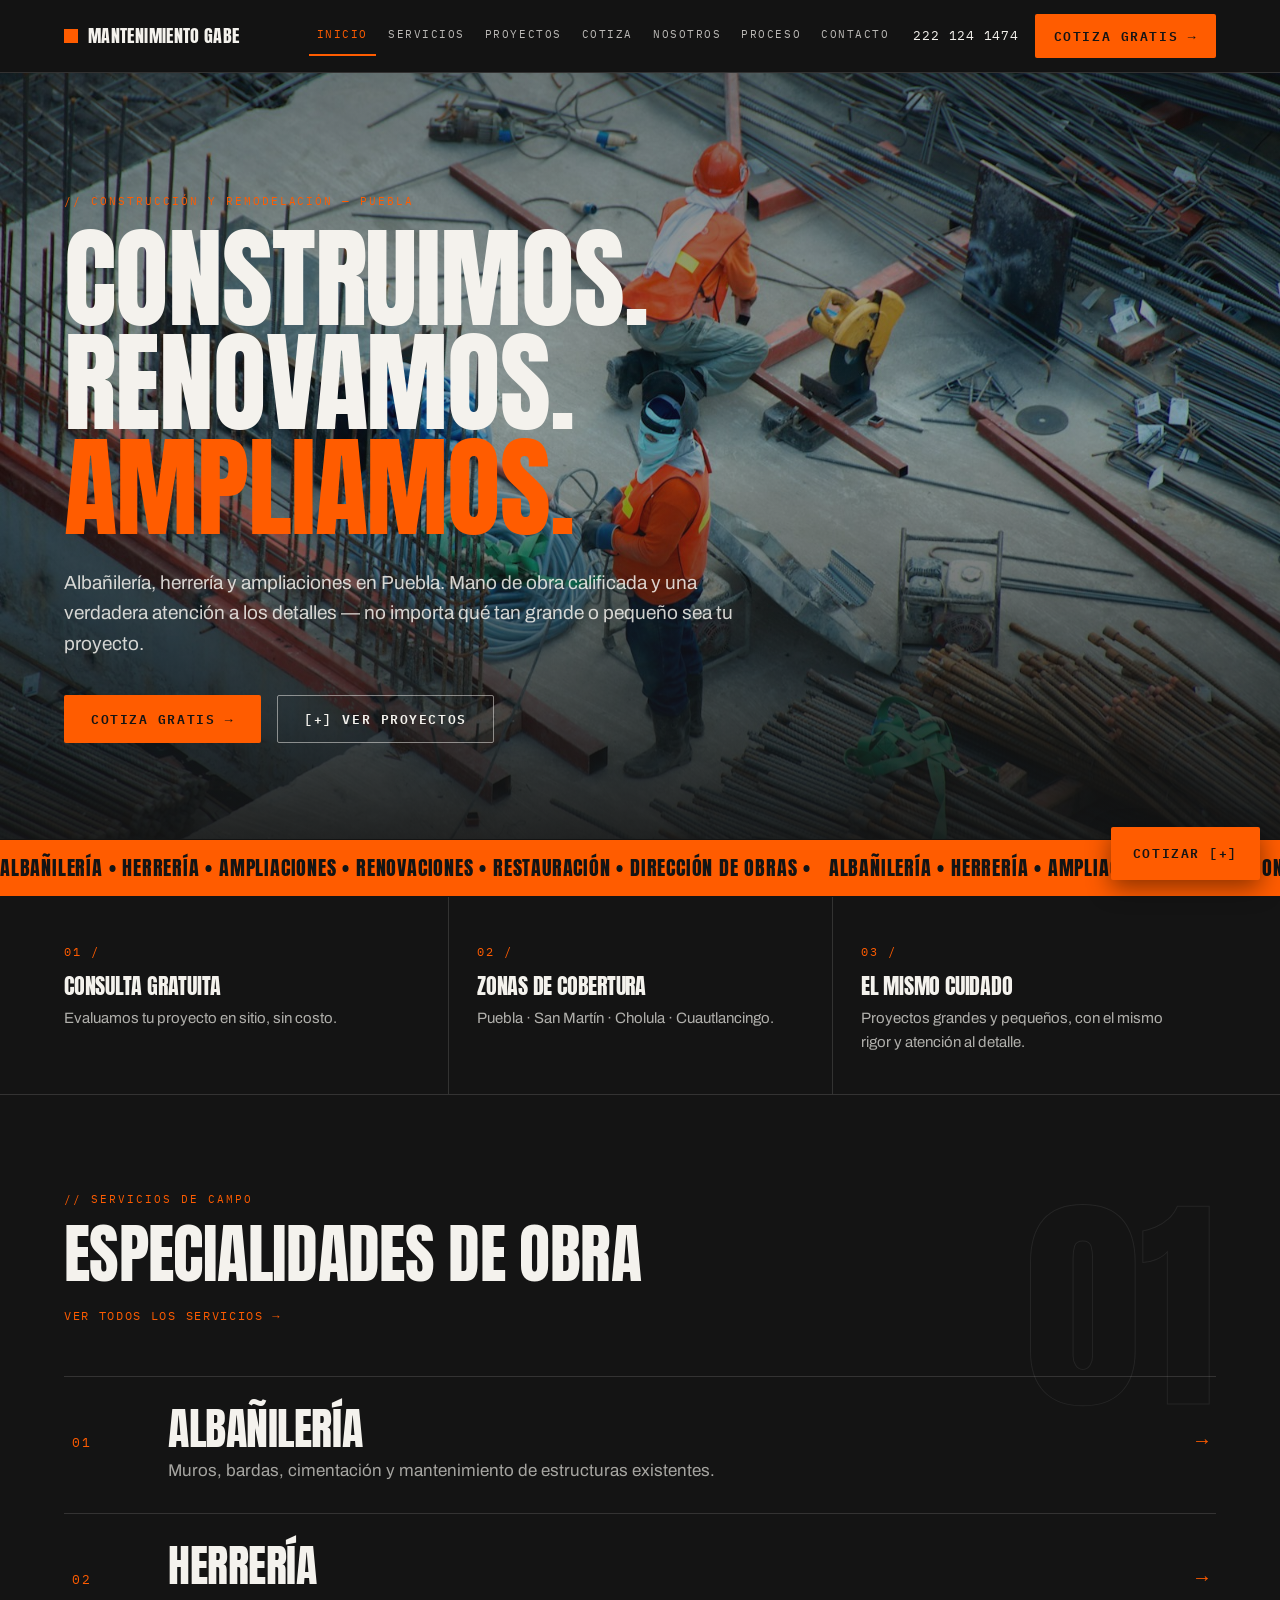
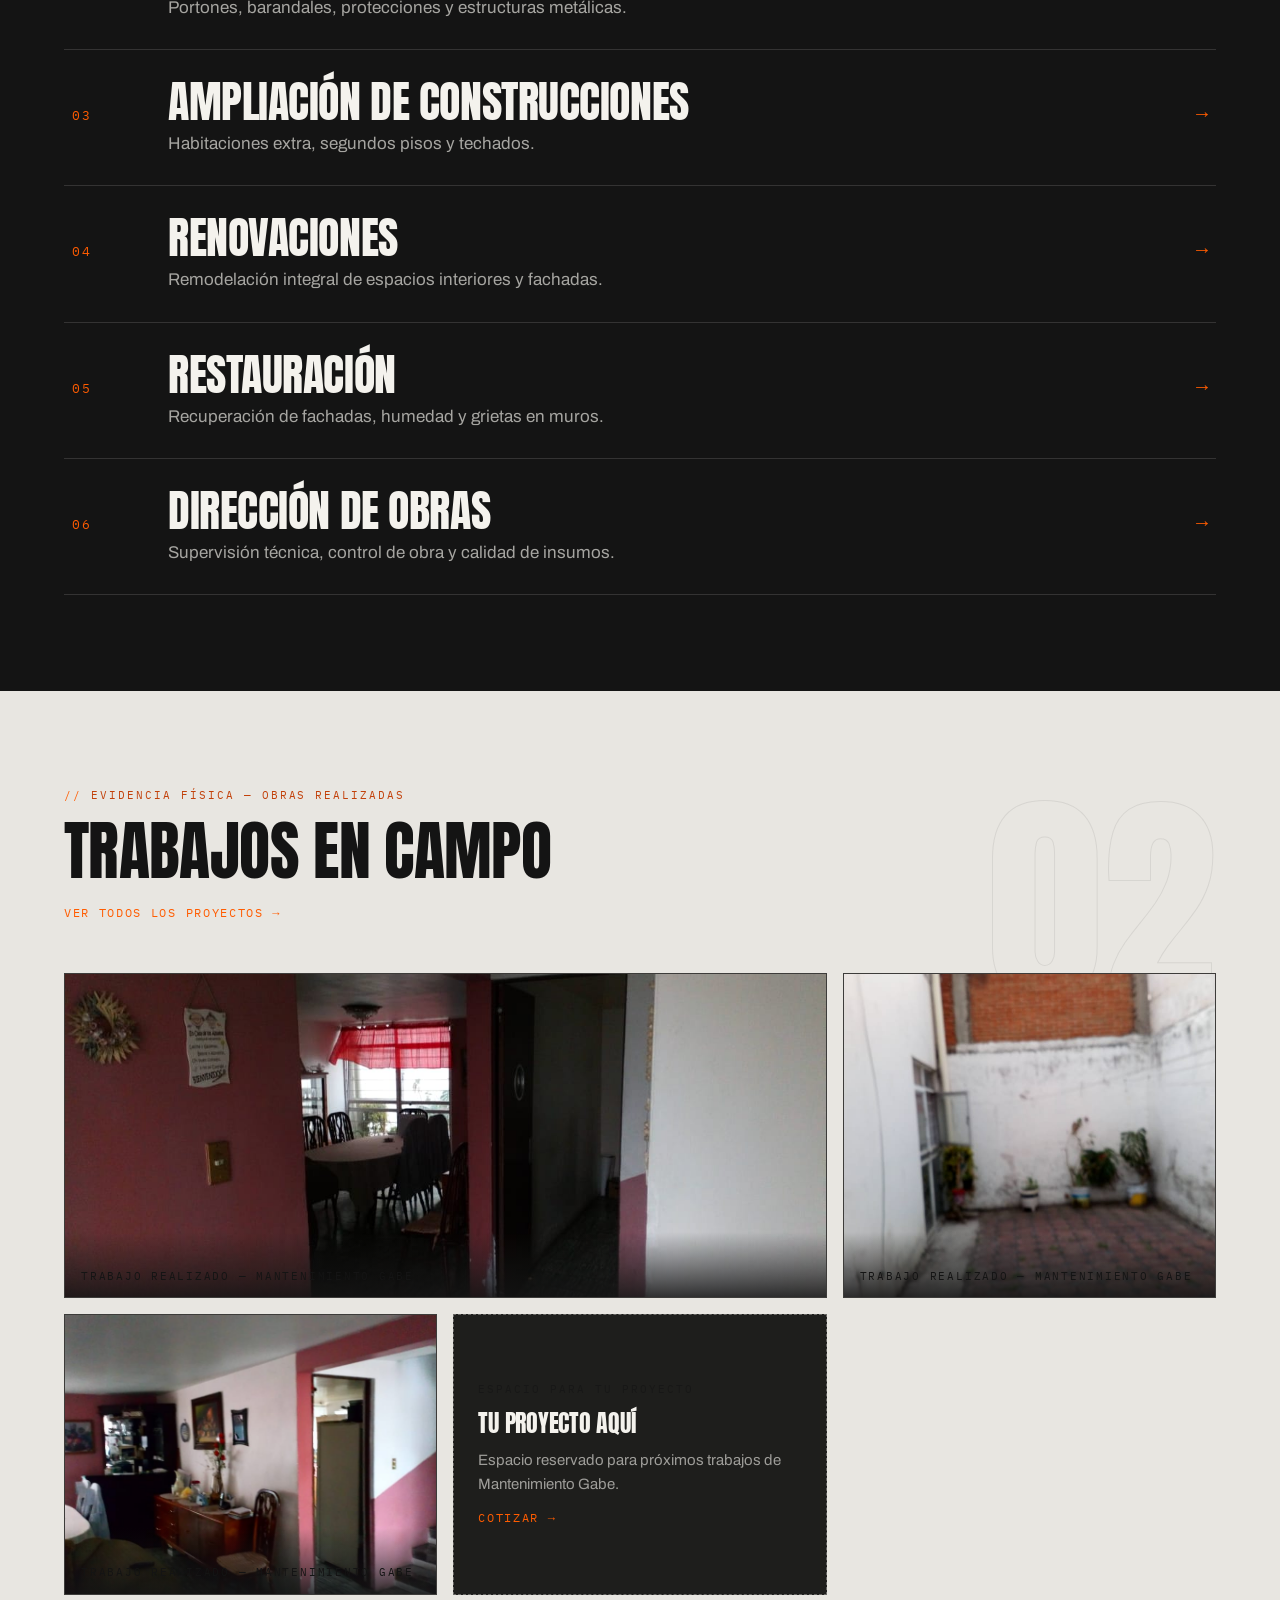
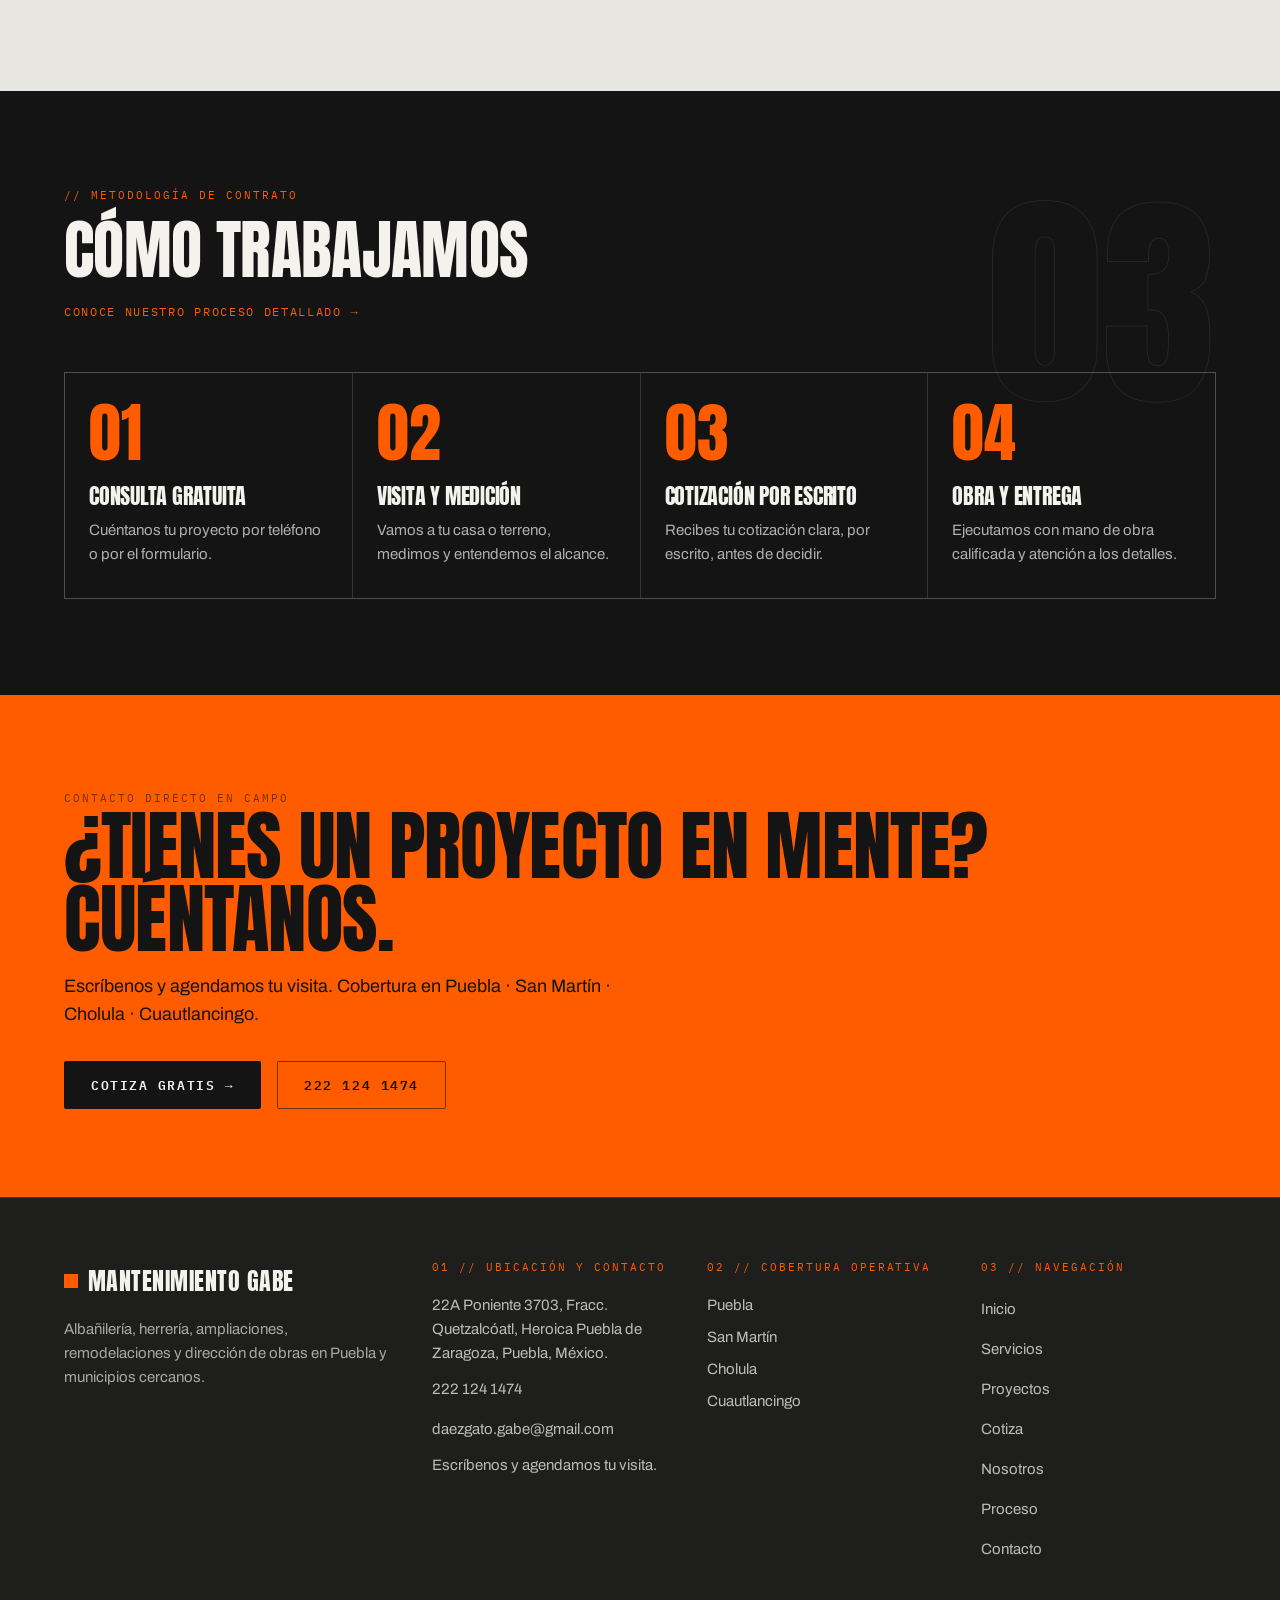
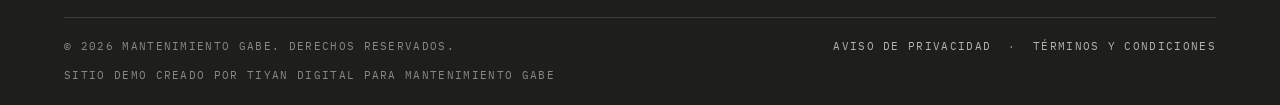
<file: index.html>
<!DOCTYPE html>
<html lang="es-MX">
<head>
<meta charset="UTF-8">
<meta name="viewport" content="width=device-width, initial-scale=1.0">
<title>Mantenimiento Gabe — Construcción y Remodelación en Puebla</title>
<meta name="description" content="Mantenimiento Gabe: albañilería, herrería, ampliaciones, renovaciones, restauración y dirección de obras en Puebla, San Martín, Cholula y Cuautlancingo. Consulta gratuita.">
<meta property="og:title" content="Mantenimiento Gabe — Construcción y Remodelación en Puebla">
<meta property="og:description" content="Albañilería, herrería y ampliaciones en Puebla. Mano de obra calificada y una verdadera atención a los detalles. Consulta gratuita.">
<meta property="og:type" content="website">
<link rel="stylesheet" href="assets/css/style.css">
</head>
<body>
<a class="skip-link" href="#contenido">Saltar al contenido</a>

<header class="site-header">
  <div class="header-inner">
    <a class="wordmark" href="index.html"><span class="mark" aria-hidden="true"></span>Mantenimiento Gabe</a>
    <button class="nav-toggle" type="button" aria-expanded="false" aria-controls="menu-principal">Menú ☰</button>
    <nav class="main-nav" id="menu-principal" aria-label="Navegación principal">
      <ul>
        <li><a href="index.html" aria-current="page">Inicio</a></li>
        <li><a href="servicios.html">Servicios</a></li>
        <li><a href="proyectos.html">Proyectos</a></li>
        <li><a href="cotiza.html">Cotiza</a></li>
        <li><a href="nosotros.html">Nosotros</a></li>
        <li><a href="proceso.html">Proceso</a></li>
        <li><a href="contacto.html">Contacto</a></li>
      </ul>
    </nav>
    <a class="header-phone" href="tel:+522221241474">222 124 1474</a>
    <a class="btn btn--orange header-cta" href="cotiza.html">Cotiza gratis →</a>
  </div>
</header>

<main id="contenido">

  <!-- HERO -->
  <section class="hero" aria-label="Presentación">
    <div class="hero-media">
      <img src="assets/img/stock-hero-crane.jpg" alt="Trabajadores de obra en un sitio de construcción, con cascos y chalecos naranja, entre varillas de acero" fetchpriority="high">
    </div>
    <div class="hero-inner">
      <span class="eyebrow rise">Construcción y remodelación — Puebla</span>
      <h1>
        <span class="line"><span>Construimos.</span></span>
        <span class="line"><span>Renovamos.</span></span>
        <span class="line"><span class="accent">Ampliamos.</span></span>
      </h1>
      <p class="lede rise d1">Albañilería, herrería y ampliaciones en Puebla. Mano de obra calificada y una verdadera atención a los detalles — no importa qué tan grande o pequeño sea tu proyecto.</p>
      <div class="hero-ctas rise d2">
        <a class="btn btn--orange" href="cotiza.html">Cotiza gratis →</a>
        <a class="btn btn--ghost" href="proyectos.html">[+] Ver proyectos</a>
      </div>
    </div>
  </section>

  <!-- TICKER -->
  <div class="ticker" aria-hidden="true">
    <div class="ticker-track">
      <span>Albañilería • Herrería • Ampliaciones • Renovaciones • Restauración • Dirección de obras •&nbsp;</span>
      <span>Albañilería • Herrería • Ampliaciones • Renovaciones • Restauración • Dirección de obras •&nbsp;</span>
    </div>
  </div>

  <!-- TRUST STRIP -->
  <section class="trust" aria-label="Datos de confianza">
    <div class="wrap trust-grid">
      <div class="trust-item rise">
        <span class="num">01 /</span>
        <h3>Consulta gratuita</h3>
        <p>Evaluamos tu proyecto en sitio, sin costo.</p>
      </div>
      <div class="trust-item rise d1">
        <span class="num">02 /</span>
        <h3>Zonas de cobertura</h3>
        <p>Puebla · San Martín · Cholula · Cuautlancingo.</p>
      </div>
      <div class="trust-item rise d2">
        <span class="num">03 /</span>
        <h3>El mismo cuidado</h3>
        <p>Proyectos grandes y pequeños, con el mismo rigor y atención al detalle.</p>
      </div>
    </div>
  </section>

  <!-- SERVICIOS PREVIEW -->
  <section class="section" aria-labelledby="servicios-titulo">
    <div class="wrap">
      <div class="section-head rise">
        <span class="ghost-num" aria-hidden="true">01</span>
        <span class="eyebrow">Servicios de campo</span>
        <h2 id="servicios-titulo">Especialidades de obra</h2>
        <a class="text-link" href="servicios.html">Ver todos los servicios →</a>
      </div>
      <div class="svc-index">
        <a class="svc-row rise" href="servicios.html#albanileria">
          <span class="num">01</span>
          <div><h3>Albañilería</h3><p>Muros, bardas, cimentación y mantenimiento de estructuras existentes.</p></div>
          <span class="arrow" aria-hidden="true">→</span>
        </a>
        <a class="svc-row rise" href="servicios.html#herreria">
          <span class="num">02</span>
          <div><h3>Herrería</h3><p>Portones, barandales, protecciones y estructuras metálicas.</p></div>
          <span class="arrow" aria-hidden="true">→</span>
        </a>
        <a class="svc-row rise" href="servicios.html#ampliacion">
          <span class="num">03</span>
          <div><h3>Ampliación de construcciones</h3><p>Habitaciones extra, segundos pisos y techados.</p></div>
          <span class="arrow" aria-hidden="true">→</span>
        </a>
        <a class="svc-row rise" href="servicios.html#renovaciones">
          <span class="num">04</span>
          <div><h3>Renovaciones</h3><p>Remodelación integral de espacios interiores y fachadas.</p></div>
          <span class="arrow" aria-hidden="true">→</span>
        </a>
        <a class="svc-row rise" href="servicios.html#restauracion">
          <span class="num">05</span>
          <div><h3>Restauración</h3><p>Recuperación de fachadas, humedad y grietas en muros.</p></div>
          <span class="arrow" aria-hidden="true">→</span>
        </a>
        <a class="svc-row rise" href="servicios.html#direccion">
          <span class="num">06</span>
          <div><h3>Dirección de obras</h3><p>Supervisión técnica, control de obra y calidad de insumos.</p></div>
          <span class="arrow" aria-hidden="true">→</span>
        </a>
      </div>
    </div>
  </section>

  <!-- PROYECTOS PREVIEW -->
  <section class="section section--light" aria-labelledby="proyectos-titulo">
    <div class="wrap">
      <div class="section-head rise">
        <span class="ghost-num" aria-hidden="true">02</span>
        <span class="eyebrow">Evidencia física — obras realizadas</span>
        <h2 id="proyectos-titulo">Trabajos en campo</h2>
        <a class="text-link" href="proyectos.html">Ver todos los proyectos →</a>
      </div>
      <div class="bento">
        <figure class="wide rise">
          <img src="assets/img/gabe-obra-1.jpg" alt="Interior de una casa en Puebla con muros en color rosa, trabajo realizado por Mantenimiento Gabe" loading="lazy">
          <figcaption>Trabajo realizado — Mantenimiento Gabe</figcaption>
        </figure>
        <figure class="rise d1">
          <img src="assets/img/gabe-obra-2.jpg" alt="Patio con muros blancos y piso de ladrillo, trabajo realizado por Mantenimiento Gabe" loading="lazy">
          <figcaption>Trabajo realizado — Mantenimiento Gabe</figcaption>
        </figure>
        <figure class="rise">
          <img src="assets/img/gabe-obra-3.jpg" alt="Interior de vivienda con escalera y muros en rosa y blanco, trabajo realizado por Mantenimiento Gabe" loading="lazy">
          <figcaption>Trabajo realizado — Mantenimiento Gabe</figcaption>
        </figure>
        <div class="placeholder-cell rise d1">
          <span class="mono-label">Espacio para tu proyecto</span>
          <h3>Tu proyecto aquí</h3>
          <p>Espacio reservado para próximos trabajos de Mantenimiento Gabe.</p>
          <a class="text-link" href="cotiza.html">Cotizar →</a>
        </div>
      </div>
    </div>
  </section>

  <!-- CÓMO TRABAJAMOS PREVIEW -->
  <section class="section" aria-labelledby="proceso-titulo">
    <div class="wrap">
      <div class="section-head rise">
        <span class="ghost-num" aria-hidden="true">03</span>
        <span class="eyebrow">Metodología de contrato</span>
        <h2 id="proceso-titulo">Cómo trabajamos</h2>
        <a class="text-link" href="proceso.html">Conoce nuestro proceso detallado →</a>
      </div>
      <div class="steps">
        <div class="step rise">
          <span class="big-num">01</span>
          <h3>Consulta gratuita</h3>
          <p>Cuéntanos tu proyecto por teléfono o por el formulario.</p>
        </div>
        <div class="step rise d1">
          <span class="big-num">02</span>
          <h3>Visita y medición</h3>
          <p>Vamos a tu casa o terreno, medimos y entendemos el alcance.</p>
        </div>
        <div class="step rise d1">
          <span class="big-num">03</span>
          <h3>Cotización por escrito</h3>
          <p>Recibes tu cotización clara, por escrito, antes de decidir.</p>
        </div>
        <div class="step rise d2">
          <span class="big-num">04</span>
          <h3>Obra y entrega</h3>
          <p>Ejecutamos con mano de obra calificada y atención a los detalles.</p>
        </div>
      </div>
    </div>
  </section>

  <!-- FINAL CTA -->
  <section class="cta-band" aria-labelledby="cta-titulo">
    <div class="wrap">
      <span class="mono-label" style="color:var(--ink)">Contacto directo en campo</span>
      <h2 id="cta-titulo" class="rise">¿Tienes un proyecto en mente? Cuéntanos.</h2>
      <p class="rise d1">Escríbenos y agendamos tu visita. Cobertura en Puebla · San Martín · Cholula · Cuautlancingo.</p>
      <div class="rise d2">
        <a class="btn btn--dark" href="cotiza.html">Cotiza gratis →</a>
        <a class="btn btn--ghost" href="tel:+522221241474">222 124 1474</a>
      </div>
    </div>
  </section>

</main>

<footer class="site-footer">
  <div class="wrap">
    <div class="footer-grid">
      <div>
        <a class="wordmark" href="index.html"><span class="mark" aria-hidden="true"></span>Mantenimiento Gabe</a>
        <p>Albañilería, herrería, ampliaciones, remodelaciones y dirección de obras en Puebla y municipios cercanos.</p>
      </div>
      <div class="footer-col">
        <h4>01 // Ubicación y contacto</h4>
        <ul>
          <li>22A Poniente 3703, Fracc. Quetzalcóatl, Heroica Puebla de Zaragoza, Puebla, México.</li>
          <li><a href="tel:+522221241474">222 124 1474</a></li>
          <li><a href="mailto:daezgato.gabe@gmail.com">daezgato.gabe@gmail.com</a></li>
          <li>Escríbenos y agendamos tu visita.</li>
        </ul>
      </div>
      <div class="footer-col">
        <h4>02 // Cobertura operativa</h4>
        <ul>
          <li>Puebla</li>
          <li>San Martín</li>
          <li>Cholula</li>
          <li>Cuautlancingo</li>
        </ul>
      </div>
      <div class="footer-col">
        <h4>03 // Navegación</h4>
        <ul>
          <li><a href="index.html">Inicio</a></li>
          <li><a href="servicios.html">Servicios</a></li>
          <li><a href="proyectos.html">Proyectos</a></li>
          <li><a href="cotiza.html">Cotiza</a></li>
          <li><a href="nosotros.html">Nosotros</a></li>
          <li><a href="proceso.html">Proceso</a></li>
          <li><a href="contacto.html">Contacto</a></li>
        </ul>
      </div>
    </div>
    <div class="footer-bottom">
      <span>© <span data-year>2026</span> Mantenimiento Gabe. Derechos reservados.</span>
      <span><a href="aviso-privacidad.html">Aviso de Privacidad</a> &nbsp;·&nbsp; <a href="terminos.html">Términos y Condiciones</a></span>
      <span>Sitio demo creado por Tiyan Digital para Mantenimiento Gabe</span>
    </div>
  </div>
</footer>

<a class="fab" href="cotiza.html">Cotizar [+]</a>
<script src="assets/js/main.js" defer></script>
</body>
</html>
</file>
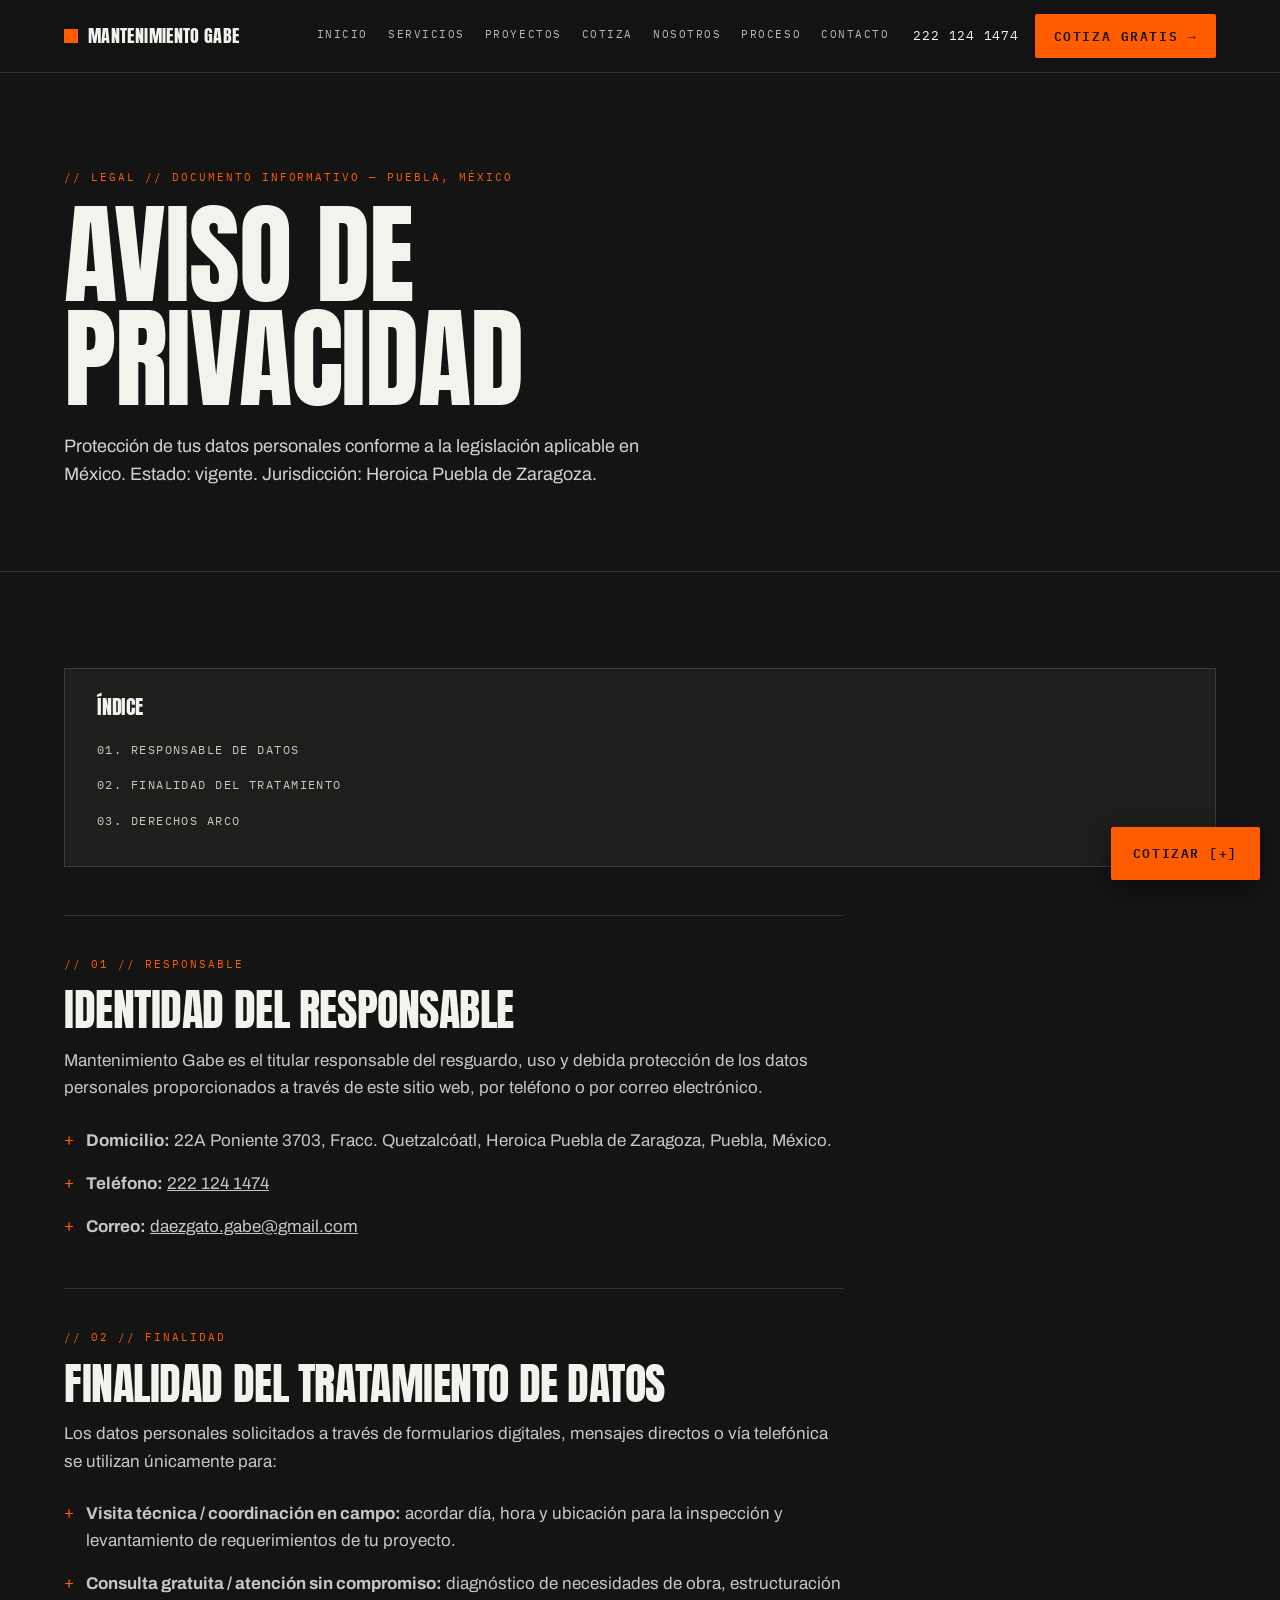
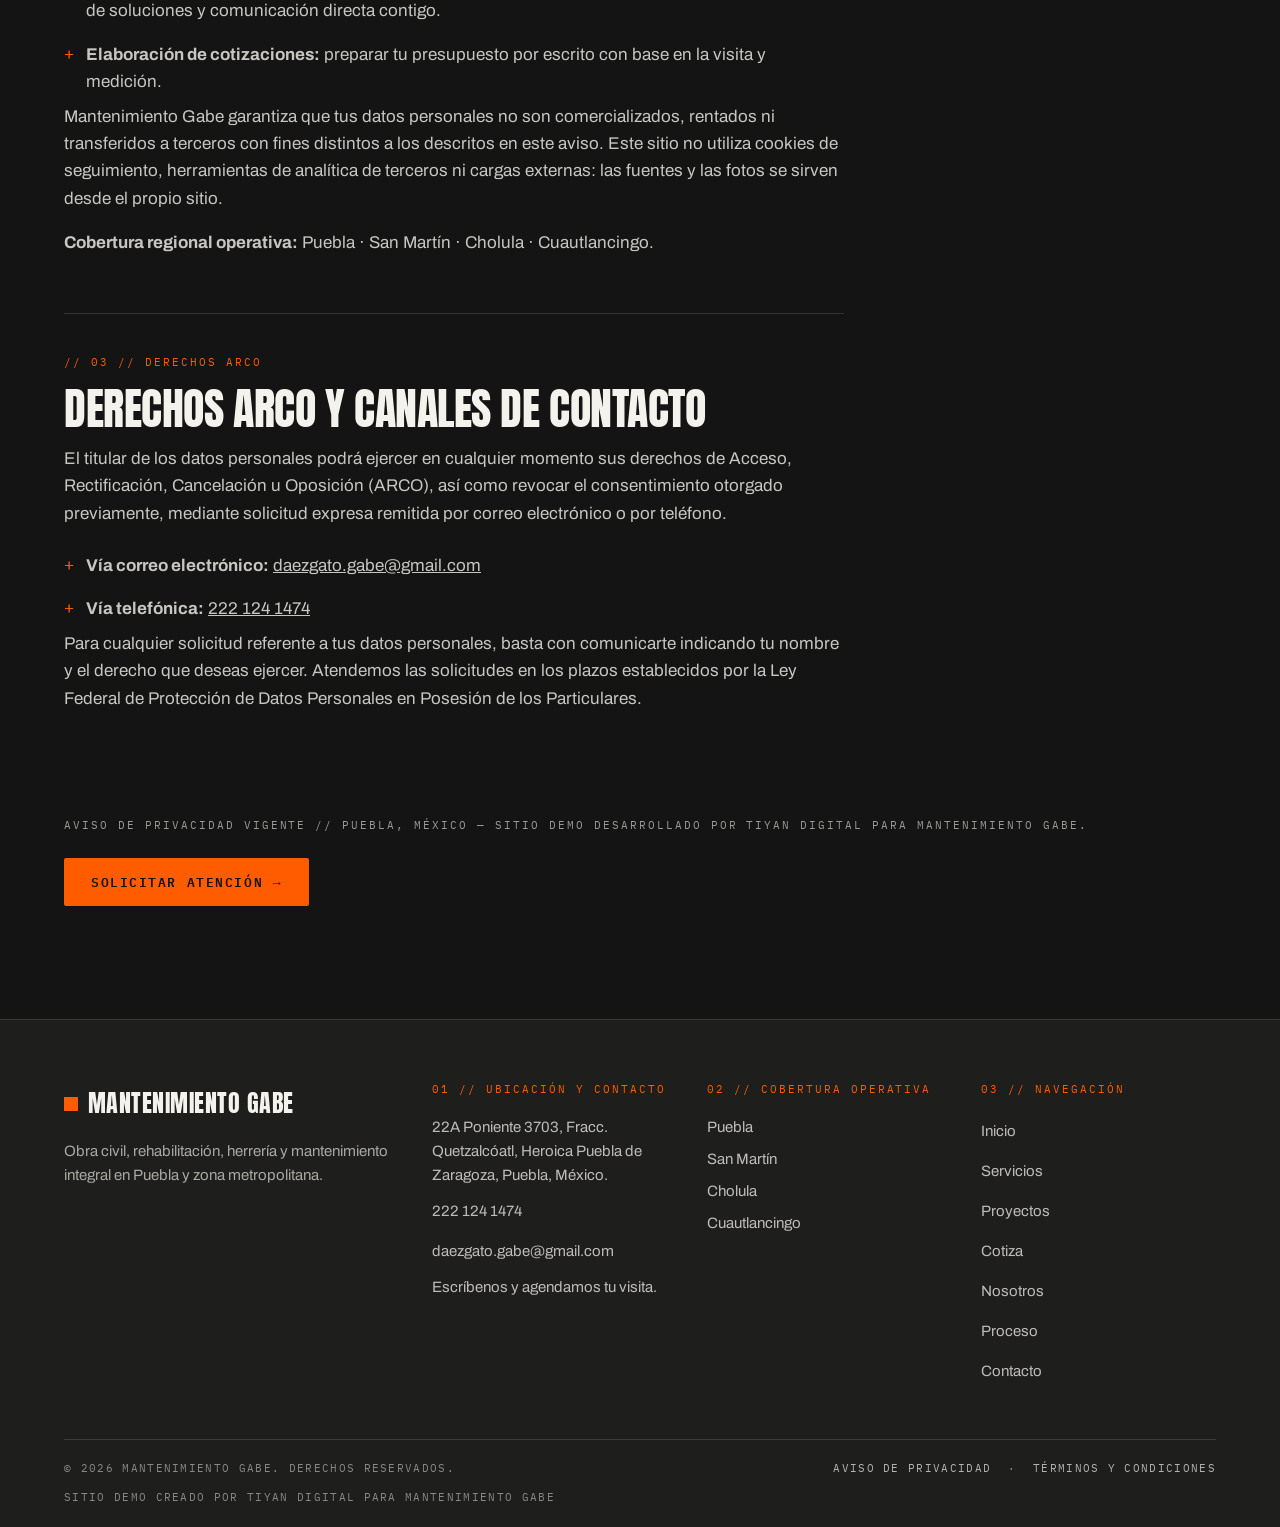
<file: aviso-privacidad.html>
<!DOCTYPE html>
<html lang="es-MX">
<head>
<meta charset="UTF-8">
<meta name="viewport" content="width=device-width, initial-scale=1.0">
<title>Aviso de Privacidad — Mantenimiento Gabe</title>
<meta name="description" content="Aviso de Privacidad de Mantenimiento Gabe, Puebla, México. Cómo se usan y protegen tus datos personales.">
<link rel="stylesheet" href="assets/css/style.css">
</head>
<body>
<a class="skip-link" href="#contenido">Saltar al contenido</a>

<header class="site-header">
  <div class="header-inner">
    <a class="wordmark" href="index.html"><span class="mark" aria-hidden="true"></span>Mantenimiento Gabe</a>
    <button class="nav-toggle" type="button" aria-expanded="false" aria-controls="menu-principal">Menú ☰</button>
    <nav class="main-nav" id="menu-principal" aria-label="Navegación principal">
      <ul>
        <li><a href="index.html">Inicio</a></li>
        <li><a href="servicios.html">Servicios</a></li>
        <li><a href="proyectos.html">Proyectos</a></li>
        <li><a href="cotiza.html">Cotiza</a></li>
        <li><a href="nosotros.html">Nosotros</a></li>
        <li><a href="proceso.html">Proceso</a></li>
        <li><a href="contacto.html">Contacto</a></li>
      </ul>
    </nav>
    <a class="header-phone" href="tel:+522221241474">222 124 1474</a>
    <a class="btn btn--orange header-cta" href="cotiza.html">Cotiza gratis →</a>
  </div>
</header>

<main id="contenido">
  <section class="page-hero" aria-labelledby="titulo">
    <div class="wrap">
      <span class="eyebrow rise">Legal // Documento informativo — Puebla, México</span>
      <h1 id="titulo">Aviso de<br>privacidad</h1>
      <p class="lede rise d1">Protección de tus datos personales conforme a la legislación aplicable en México. Estado: vigente. Jurisdicción: Heroica Puebla de Zaragoza.</p>
    </div>
  </section>

  <section class="section">
    <div class="wrap">
      <nav class="legal-index" aria-label="Índice del aviso">
        <h2>Índice</h2>
        <a href="#responsable">01. Responsable de datos</a>
        <a href="#finalidad">02. Finalidad del tratamiento</a>
        <a href="#derechos">03. Derechos ARCO</a>
      </nav>

      <section class="legal-sec" id="responsable" aria-labelledby="t-responsable">
        <span class="eyebrow">01 // Responsable</span>
        <h2 id="t-responsable">Identidad del responsable</h2>
        <p>Mantenimiento Gabe es el titular responsable del resguardo, uso y debida protección de los datos personales proporcionados a través de este sitio web, por teléfono o por correo electrónico.</p>
        <ul>
          <li><strong>Domicilio:</strong> 22A Poniente 3703, Fracc. Quetzalcóatl, Heroica Puebla de Zaragoza, Puebla, México.</li>
          <li><strong>Teléfono:</strong> <a href="tel:+522221241474">222 124 1474</a></li>
          <li><strong>Correo:</strong> <a href="mailto:daezgato.gabe@gmail.com">daezgato.gabe@gmail.com</a></li>
        </ul>
      </section>

      <section class="legal-sec" id="finalidad" aria-labelledby="t-finalidad">
        <span class="eyebrow">02 // Finalidad</span>
        <h2 id="t-finalidad">Finalidad del tratamiento de datos</h2>
        <p>Los datos personales solicitados a través de formularios digitales, mensajes directos o vía telefónica se utilizan únicamente para:</p>
        <ul>
          <li><strong>Visita técnica / coordinación en campo:</strong> acordar día, hora y ubicación para la inspección y levantamiento de requerimientos de tu proyecto.</li>
          <li><strong>Consulta gratuita / atención sin compromiso:</strong> diagnóstico de necesidades de obra, estructuración de soluciones y comunicación directa contigo.</li>
          <li><strong>Elaboración de cotizaciones:</strong> preparar tu presupuesto por escrito con base en la visita y medición.</li>
        </ul>
        <p>Mantenimiento Gabe garantiza que tus datos personales no son comercializados, rentados ni transferidos a terceros con fines distintos a los descritos en este aviso. Este sitio no utiliza cookies de seguimiento, herramientas de analítica de terceros ni cargas externas: las fuentes y las fotos se sirven desde el propio sitio.</p>
        <p><strong>Cobertura regional operativa:</strong> Puebla · San Martín · Cholula · Cuautlancingo.</p>
      </section>

      <section class="legal-sec" id="derechos" aria-labelledby="t-derechos">
        <span class="eyebrow">03 // Derechos ARCO</span>
        <h2 id="t-derechos">Derechos ARCO y canales de contacto</h2>
        <p>El titular de los datos personales podrá ejercer en cualquier momento sus derechos de Acceso, Rectificación, Cancelación u Oposición (ARCO), así como revocar el consentimiento otorgado previamente, mediante solicitud expresa remitida por correo electrónico o por teléfono.</p>
        <ul>
          <li><strong>Vía correo electrónico:</strong> <a href="mailto:daezgato.gabe@gmail.com">daezgato.gabe@gmail.com</a></li>
          <li><strong>Vía telefónica:</strong> <a href="tel:+522221241474">222 124 1474</a></li>
        </ul>
        <p>Para cualquier solicitud referente a tus datos personales, basta con comunicarte indicando tu nombre y el derecho que deseas ejercer. Atendemos las solicitudes en los plazos establecidos por la Ley Federal de Protección de Datos Personales en Posesión de los Particulares.</p>
      </section>

      <p class="mono-label" style="margin-top:48px;">Aviso de privacidad vigente // Puebla, México — Sitio demo desarrollado por Tiyan Digital para Mantenimiento Gabe.</p>
      <p style="margin-top:24px;"><a class="btn btn--orange" href="contacto.html">Solicitar atención →</a></p>
    </div>
  </section>
</main>

<footer class="site-footer">
  <div class="wrap">
    <div class="footer-grid">
      <div>
        <a class="wordmark" href="index.html"><span class="mark" aria-hidden="true"></span>Mantenimiento Gabe</a>
        <p>Obra civil, rehabilitación, herrería y mantenimiento integral en Puebla y zona metropolitana.</p>
      </div>
      <div class="footer-col">
        <h4>01 // Ubicación y contacto</h4>
        <ul>
          <li>22A Poniente 3703, Fracc. Quetzalcóatl, Heroica Puebla de Zaragoza, Puebla, México.</li>
          <li><a href="tel:+522221241474">222 124 1474</a></li>
          <li><a href="mailto:daezgato.gabe@gmail.com">daezgato.gabe@gmail.com</a></li>
          <li>Escríbenos y agendamos tu visita.</li>
        </ul>
      </div>
      <div class="footer-col">
        <h4>02 // Cobertura operativa</h4>
        <ul>
          <li>Puebla</li>
          <li>San Martín</li>
          <li>Cholula</li>
          <li>Cuautlancingo</li>
        </ul>
      </div>
      <div class="footer-col">
        <h4>03 // Navegación</h4>
        <ul>
          <li><a href="index.html">Inicio</a></li>
          <li><a href="servicios.html">Servicios</a></li>
          <li><a href="proyectos.html">Proyectos</a></li>
          <li><a href="cotiza.html">Cotiza</a></li>
          <li><a href="nosotros.html">Nosotros</a></li>
          <li><a href="proceso.html">Proceso</a></li>
          <li><a href="contacto.html">Contacto</a></li>
        </ul>
      </div>
    </div>
    <div class="footer-bottom">
      <span>© <span data-year>2026</span> Mantenimiento Gabe. Derechos reservados.</span>
      <span><a href="aviso-privacidad.html">Aviso de Privacidad</a> &nbsp;·&nbsp; <a href="terminos.html">Términos y Condiciones</a></span>
      <span>Sitio demo creado por Tiyan Digital para Mantenimiento Gabe</span>
    </div>
  </div>
</footer>

<a class="fab" href="cotiza.html">Cotizar [+]</a>
<script src="assets/js/main.js" defer></script>
</body>
</html>
</file>
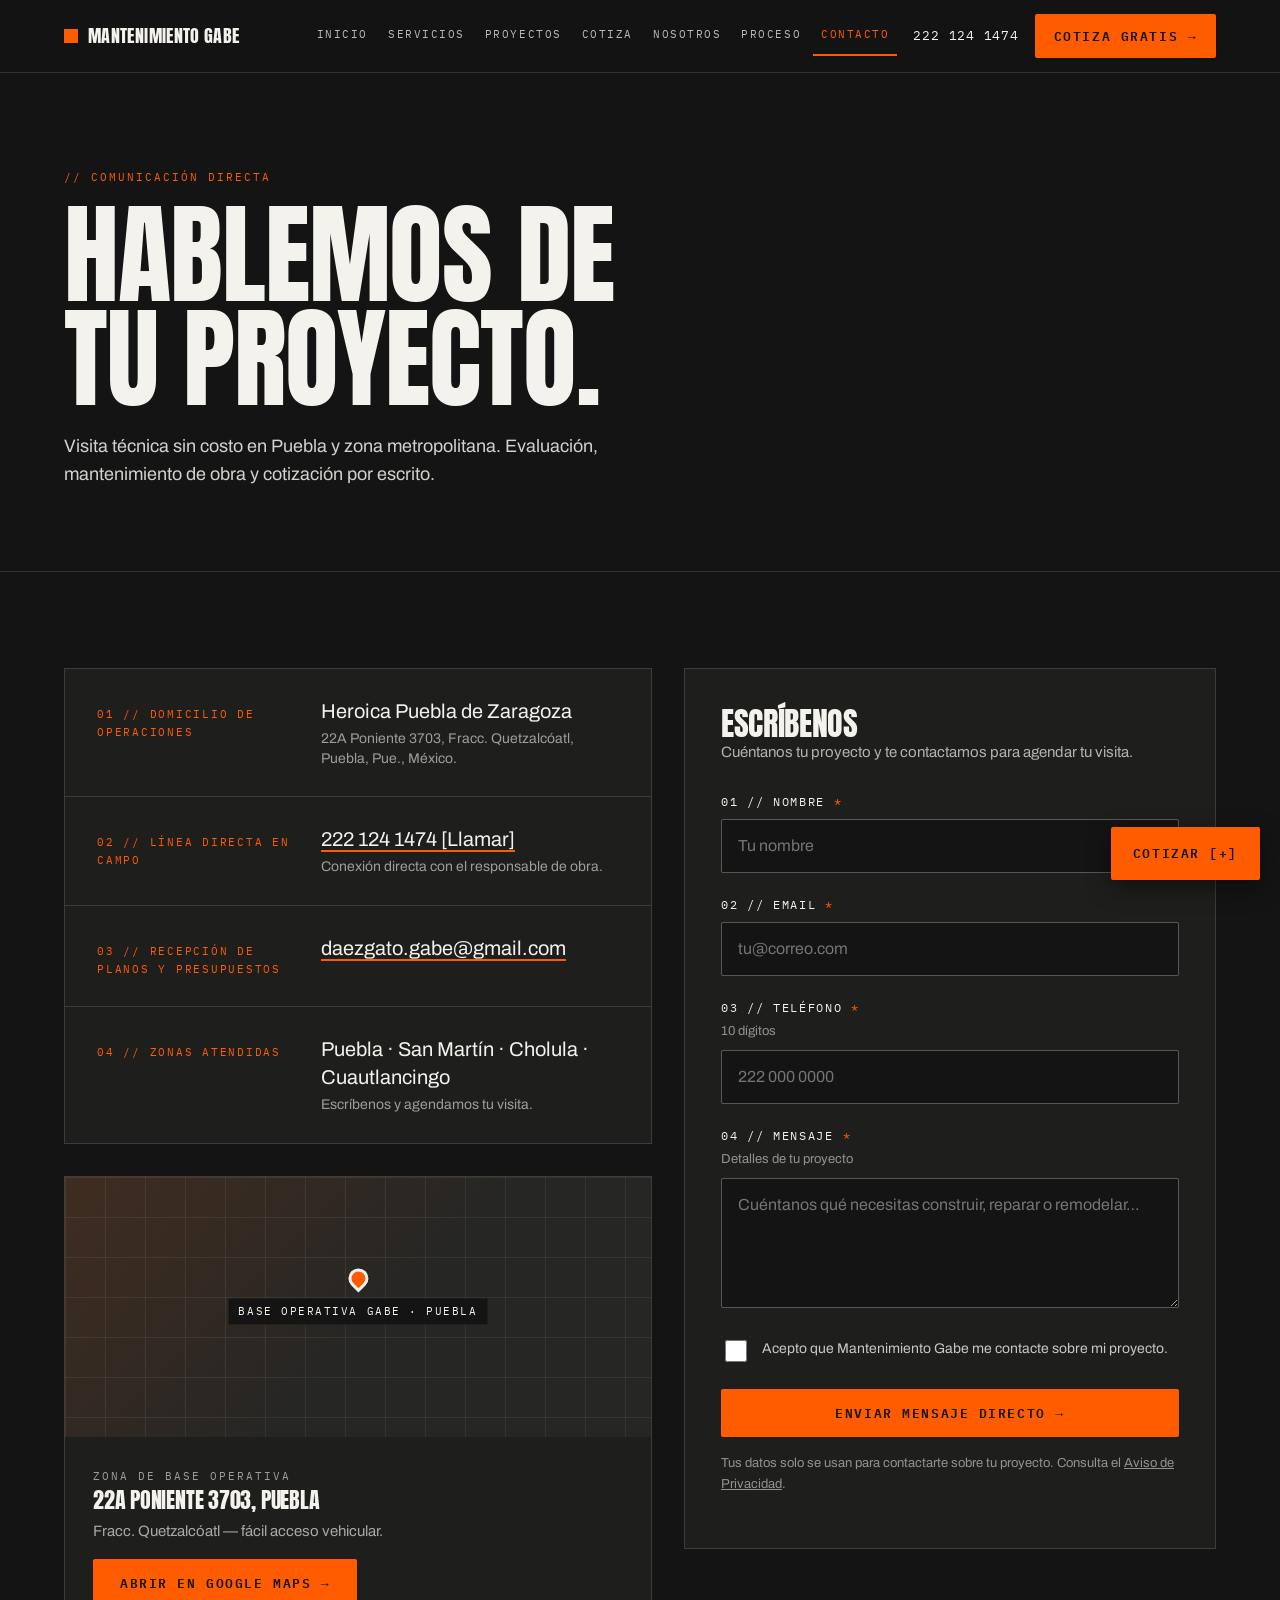
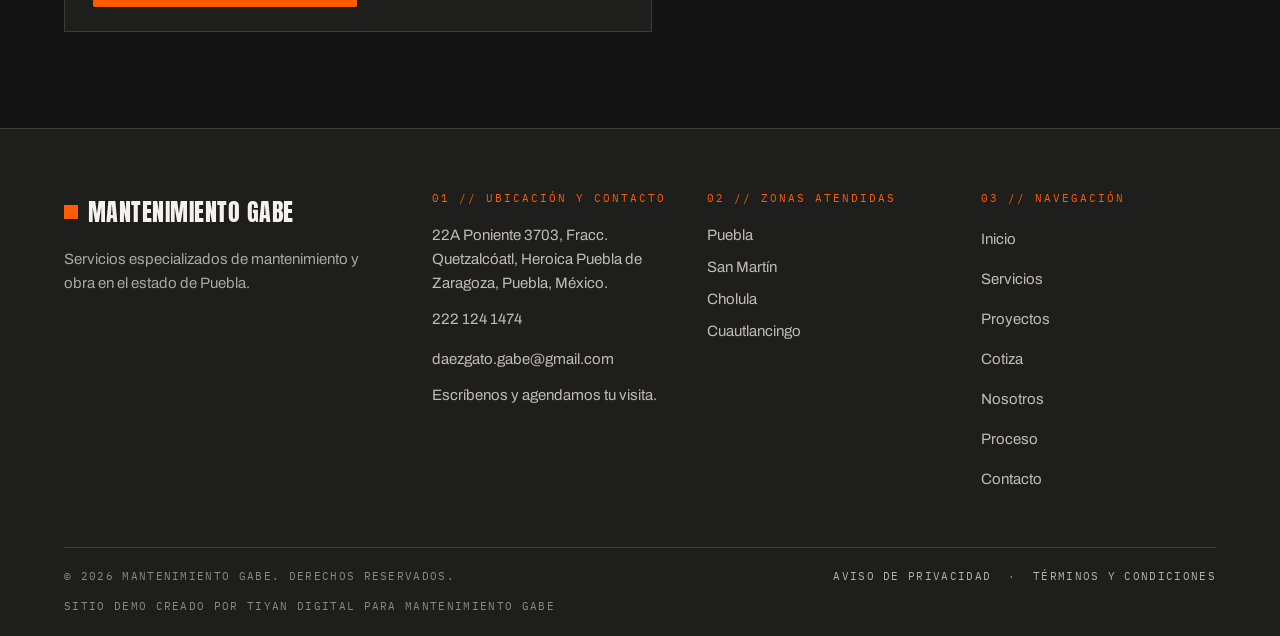
<file: contacto.html>
<!DOCTYPE html>
<html lang="es-MX">
<head>
<meta charset="UTF-8">
<meta name="viewport" content="width=device-width, initial-scale=1.0">
<title>Contacto — Mantenimiento Gabe | Hablemos de tu proyecto</title>
<meta name="description" content="Contacto directo con Mantenimiento Gabe en Puebla: 22A Poniente 3703, Fracc. Quetzalcóatl. Teléfono 222 124 1474. Escríbenos y agendamos tu visita.">
<link rel="stylesheet" href="assets/css/style.css">
</head>
<body>
<a class="skip-link" href="#contenido">Saltar al contenido</a>

<header class="site-header">
  <div class="header-inner">
    <a class="wordmark" href="index.html"><span class="mark" aria-hidden="true"></span>Mantenimiento Gabe</a>
    <button class="nav-toggle" type="button" aria-expanded="false" aria-controls="menu-principal">Menú ☰</button>
    <nav class="main-nav" id="menu-principal" aria-label="Navegación principal">
      <ul>
        <li><a href="index.html">Inicio</a></li>
        <li><a href="servicios.html">Servicios</a></li>
        <li><a href="proyectos.html">Proyectos</a></li>
        <li><a href="cotiza.html">Cotiza</a></li>
        <li><a href="nosotros.html">Nosotros</a></li>
        <li><a href="proceso.html">Proceso</a></li>
        <li><a href="contacto.html" aria-current="page">Contacto</a></li>
      </ul>
    </nav>
    <a class="header-phone" href="tel:+522221241474">222 124 1474</a>
    <a class="btn btn--orange header-cta" href="cotiza.html">Cotiza gratis →</a>
  </div>
</header>

<main id="contenido">

  <section class="page-hero" aria-labelledby="titulo">
    <div class="wrap">
      <span class="eyebrow rise">Comunicación directa</span>
      <h1 id="titulo">Hablemos de<br>tu proyecto.</h1>
      <p class="lede rise d1">Visita técnica sin costo en Puebla y zona metropolitana. Evaluación, mantenimiento de obra y cotización por escrito.</p>
    </div>
  </section>

  <section class="section" aria-label="Datos de contacto y formulario">
    <div class="wrap">
      <div class="split">

        <!-- POSTER -->
        <div>
          <div class="poster rise">
            <div class="poster-row">
              <span class="k">01 // Domicilio de operaciones</span>
              <div class="v">Heroica Puebla de Zaragoza
                <small>22A Poniente 3703, Fracc. Quetzalcóatl, Puebla, Pue., México.</small>
              </div>
            </div>
            <div class="poster-row">
              <span class="k">02 // Línea directa en campo</span>
              <div class="v"><a href="tel:+522221241474">222 124 1474 [Llamar]</a>
                <small>Conexión directa con el responsable de obra.</small>
              </div>
            </div>
            <div class="poster-row">
              <span class="k">03 // Recepción de planos y presupuestos</span>
              <div class="v"><a href="mailto:daezgato.gabe@gmail.com">daezgato.gabe@gmail.com</a></div>
            </div>
            <div class="poster-row">
              <span class="k">04 // Zonas atendidas</span>
              <div class="v">Puebla · San Martín · Cholula · Cuautlancingo
                <small>Escríbenos y agendamos tu visita.</small>
              </div>
            </div>
          </div>

          <!-- MAP CARD (no invented coordinates; link by address) -->
          <div class="map-card rise d1">
            <div class="map-visual" role="img" aria-label="Mapa ilustrativo de la zona de 22A Poniente 3703, Fracc. Quetzalcóatl, Puebla">
              <div class="map-pin"><div class="pin" aria-hidden="true"></div><span>Base operativa Gabe · Puebla</span></div>
            </div>
            <div class="map-body">
              <div>
                <span class="mono-label">Zona de base operativa</span>
                <h3>22A Poniente 3703, Puebla</h3>
                <p style="margin:8px 0 0; color:rgba(244,242,237,.65); font-size:15px;">Fracc. Quetzalcóatl — fácil acceso vehicular.</p>
              </div>
              <a class="btn btn--orange" href="https://www.google.com/maps/search/?api=1&amp;query=22A+Poniente+3703+Fracc.+Quetzalc%C3%B3atl+Puebla" target="_blank" rel="noopener">Abrir en Google Maps →</a>
            </div>
          </div>
        </div>

        <!-- CONTACT FORM -->
        <div class="form-card rise d1">
          <h2 style="font-size:32px;">Escríbenos</h2>
          <p class="form-intro">Cuéntanos tu proyecto y te contactamos para agendar tu visita.</p>
          <form data-demo-form data-success="exito-contacto" novalidate>
            <div class="field">
              <label for="c-nombre">01 // Nombre <span class="req" aria-hidden="true">*</span></label>
              <input type="text" id="c-nombre" name="nombre" required autocomplete="name" placeholder="Tu nombre">
              <span class="error">Escribe tu nombre, por favor.</span>
            </div>
            <div class="field">
              <label for="c-email">02 // Email <span class="req" aria-hidden="true">*</span></label>
              <input type="email" id="c-email" name="email" required autocomplete="email" placeholder="tu@correo.com">
              <span class="error">Escribe un correo válido.</span>
            </div>
            <div class="field">
              <label for="c-telefono">03 // Teléfono <span class="req" aria-hidden="true">*</span><span class="hint">10 dígitos</span></label>
              <input type="tel" id="c-telefono" name="telefono" required autocomplete="tel" inputmode="tel" placeholder="222 000 0000">
              <span class="error">Escribe un teléfono válido de 10 dígitos.</span>
            </div>
            <div class="field">
              <label for="c-mensaje">04 // Mensaje <span class="req" aria-hidden="true">*</span><span class="hint">Detalles de tu proyecto</span></label>
              <textarea id="c-mensaje" name="mensaje" required placeholder="Cuéntanos qué necesitas construir, reparar o remodelar…"></textarea>
              <span class="error">Escribe tu mensaje, por favor.</span>
            </div>
            <div class="consent">
              <input type="checkbox" id="c-consent" name="consentimiento" required>
              <label for="c-consent">Acepto que Mantenimiento Gabe me contacte sobre mi proyecto.</label>
            </div>
            <button class="btn btn--orange btn--block" type="submit">Enviar mensaje directo →</button>
            <p class="privacy-note">Tus datos solo se usan para contactarte sobre tu proyecto. Consulta el <a href="aviso-privacidad.html">Aviso de Privacidad</a>.</p>
          </form>
          <div class="form-success" id="exito-contacto" role="status">
            <h3>Gracias — mensaje recibido.</h3>
            <p>Gracias — te contactaremos pronto.</p>
          </div>
        </div>

      </div>
    </div>
  </section>

</main>

<footer class="site-footer">
  <div class="wrap">
    <div class="footer-grid">
      <div>
        <a class="wordmark" href="index.html"><span class="mark" aria-hidden="true"></span>Mantenimiento Gabe</a>
        <p>Servicios especializados de mantenimiento y obra en el estado de Puebla.</p>
      </div>
      <div class="footer-col">
        <h4>01 // Ubicación y contacto</h4>
        <ul>
          <li>22A Poniente 3703, Fracc. Quetzalcóatl, Heroica Puebla de Zaragoza, Puebla, México.</li>
          <li><a href="tel:+522221241474">222 124 1474</a></li>
          <li><a href="mailto:daezgato.gabe@gmail.com">daezgato.gabe@gmail.com</a></li>
          <li>Escríbenos y agendamos tu visita.</li>
        </ul>
      </div>
      <div class="footer-col">
        <h4>02 // Zonas atendidas</h4>
        <ul>
          <li>Puebla</li>
          <li>San Martín</li>
          <li>Cholula</li>
          <li>Cuautlancingo</li>
        </ul>
      </div>
      <div class="footer-col">
        <h4>03 // Navegación</h4>
        <ul>
          <li><a href="index.html">Inicio</a></li>
          <li><a href="servicios.html">Servicios</a></li>
          <li><a href="proyectos.html">Proyectos</a></li>
          <li><a href="cotiza.html">Cotiza</a></li>
          <li><a href="nosotros.html">Nosotros</a></li>
          <li><a href="proceso.html">Proceso</a></li>
          <li><a href="contacto.html">Contacto</a></li>
        </ul>
      </div>
    </div>
    <div class="footer-bottom">
      <span>© <span data-year>2026</span> Mantenimiento Gabe. Derechos reservados.</span>
      <span><a href="aviso-privacidad.html">Aviso de Privacidad</a> &nbsp;·&nbsp; <a href="terminos.html">Términos y Condiciones</a></span>
      <span>Sitio demo creado por Tiyan Digital para Mantenimiento Gabe</span>
    </div>
  </div>
</footer>

<a class="fab" href="cotiza.html">Cotizar [+]</a>
<script src="assets/js/main.js" defer></script>
</body>
</html>
</file>
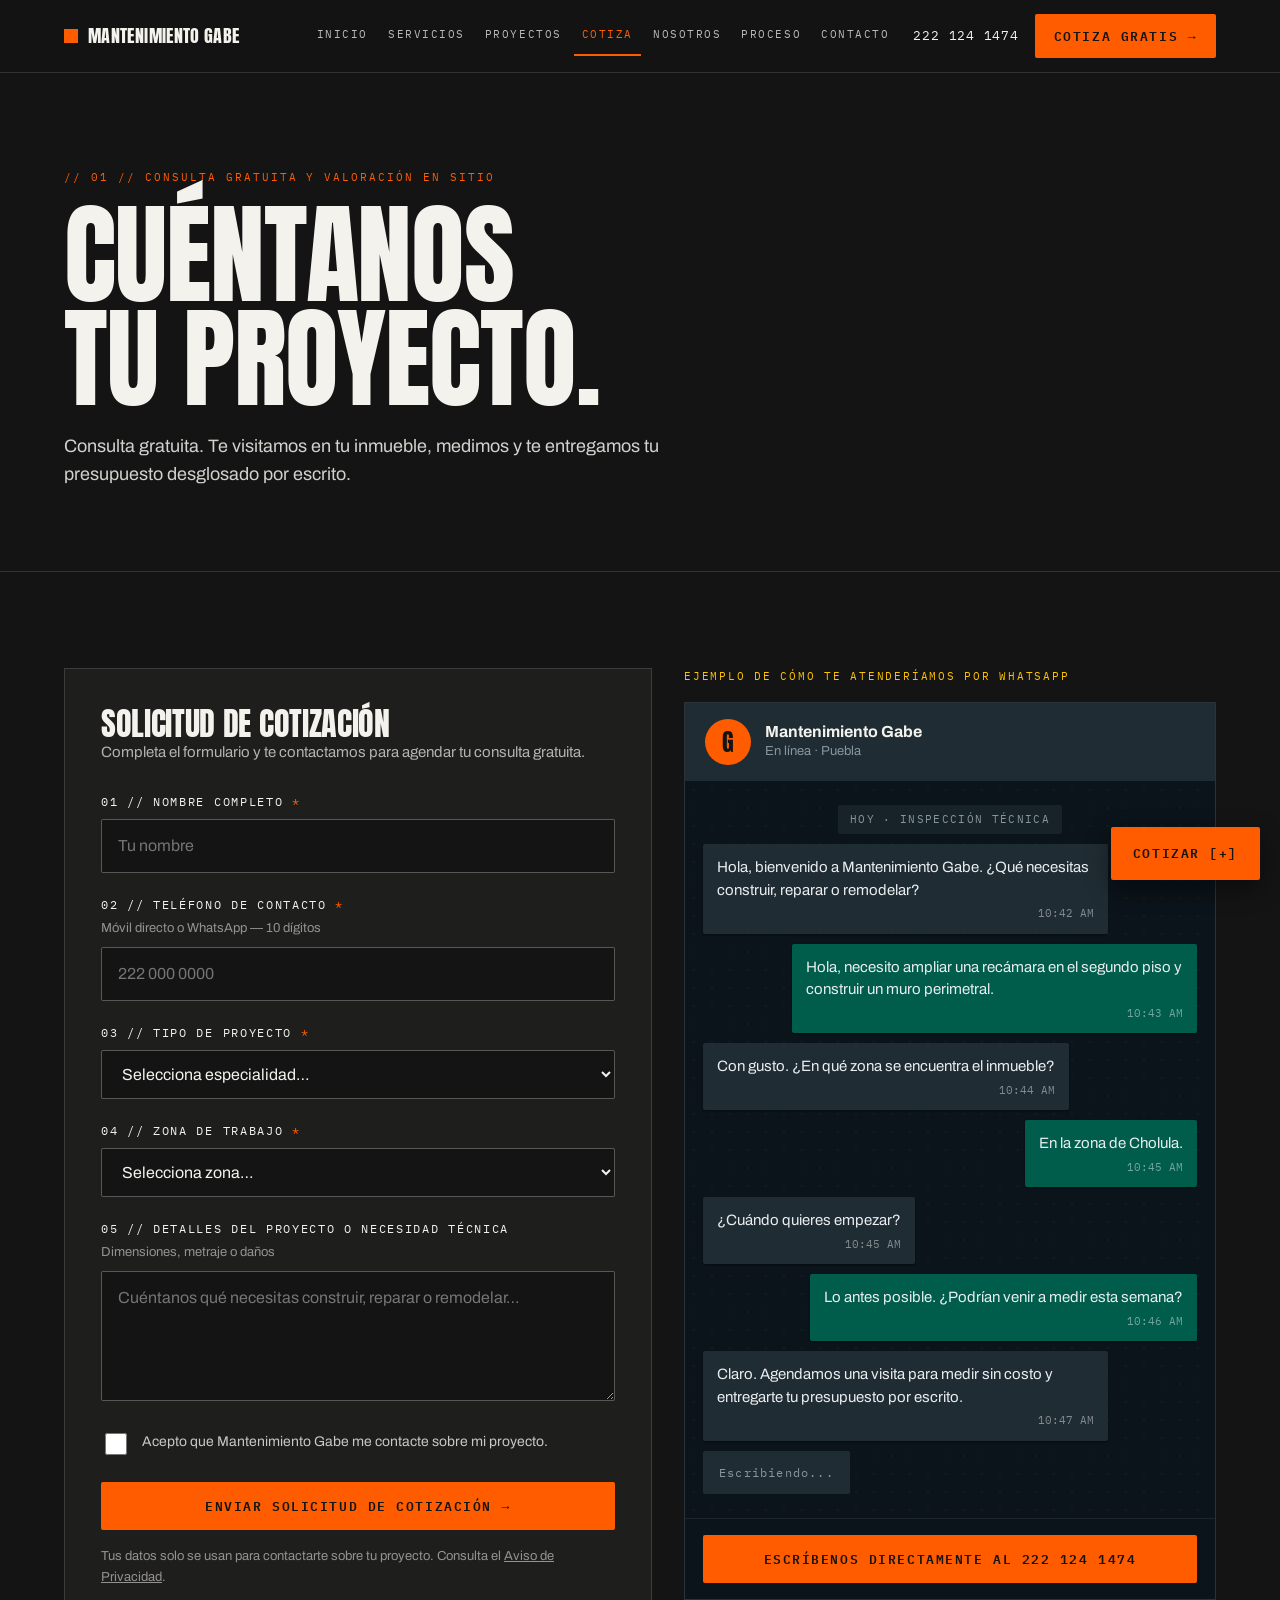
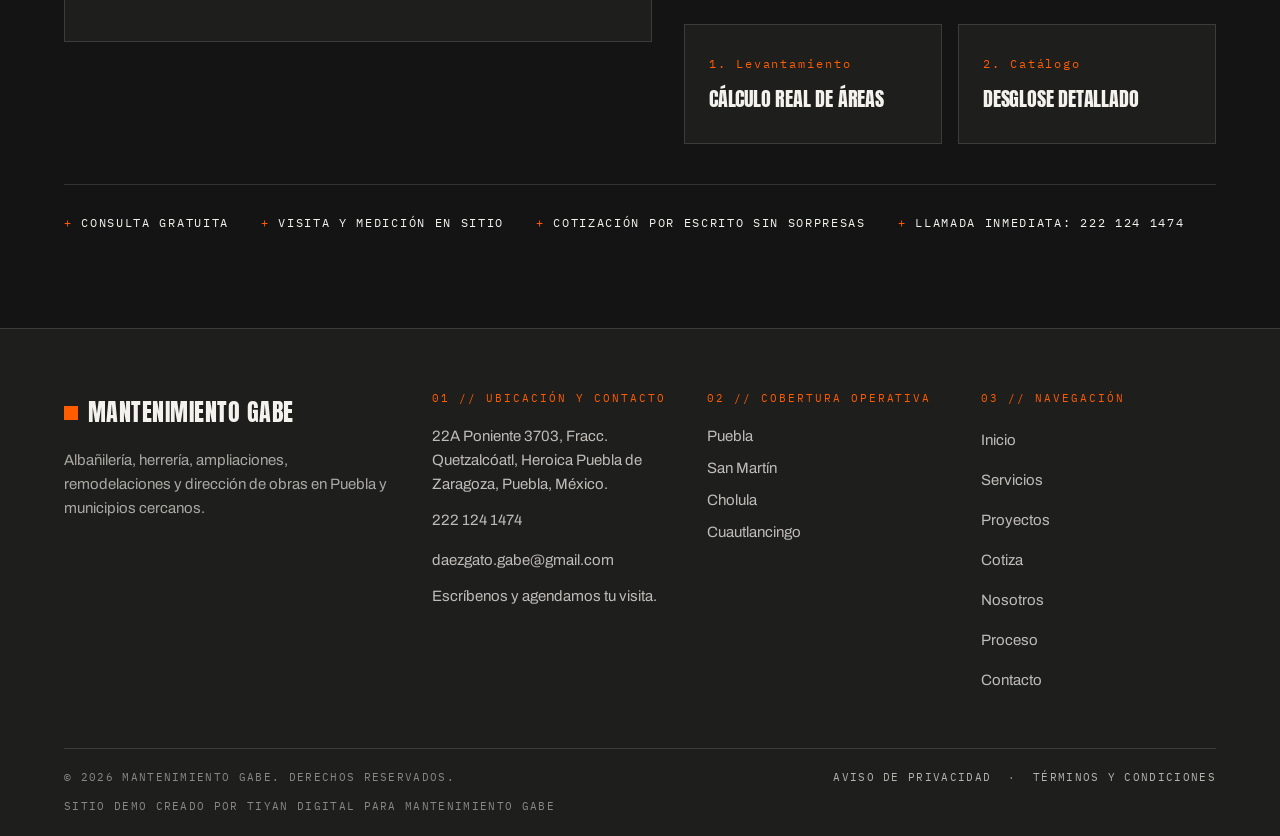
<file: cotiza.html>
<!DOCTYPE html>
<html lang="es-MX">
<head>
<meta charset="UTF-8">
<meta name="viewport" content="width=device-width, initial-scale=1.0">
<title>Cotiza gratis — Mantenimiento Gabe | Cuéntanos tu proyecto</title>
<meta name="description" content="Cotiza tu proyecto con Mantenimiento Gabe en Puebla. Consulta gratuita: te visitamos, medimos y te damos tu cotización por escrito.">
<link rel="stylesheet" href="assets/css/style.css">
</head>
<body>
<a class="skip-link" href="#contenido">Saltar al contenido</a>

<header class="site-header">
  <div class="header-inner">
    <a class="wordmark" href="index.html"><span class="mark" aria-hidden="true"></span>Mantenimiento Gabe</a>
    <button class="nav-toggle" type="button" aria-expanded="false" aria-controls="menu-principal">Menú ☰</button>
    <nav class="main-nav" id="menu-principal" aria-label="Navegación principal">
      <ul>
        <li><a href="index.html">Inicio</a></li>
        <li><a href="servicios.html">Servicios</a></li>
        <li><a href="proyectos.html">Proyectos</a></li>
        <li><a href="cotiza.html" aria-current="page">Cotiza</a></li>
        <li><a href="nosotros.html">Nosotros</a></li>
        <li><a href="proceso.html">Proceso</a></li>
        <li><a href="contacto.html">Contacto</a></li>
      </ul>
    </nav>
    <a class="header-phone" href="tel:+522221241474">222 124 1474</a>
    <a class="btn btn--orange header-cta" href="cotiza.html">Cotiza gratis →</a>
  </div>
</header>

<main id="contenido">

  <section class="page-hero" aria-labelledby="titulo">
    <div class="wrap">
      <span class="eyebrow rise">01 // Consulta gratuita y valoración en sitio</span>
      <h1 id="titulo">Cuéntanos<br>tu proyecto.</h1>
      <p class="lede rise d1">Consulta gratuita. Te visitamos en tu inmueble, medimos y te entregamos tu presupuesto desglosado por escrito.</p>
    </div>
  </section>

  <section class="section" aria-label="Formulario de cotización y ejemplo de atención por WhatsApp">
    <div class="wrap">
      <div class="split">

        <!-- LEFT: QUOTE FORM -->
        <div class="form-card">
          <h2 style="font-size:32px;">Solicitud de cotización</h2>
          <p class="form-intro">Completa el formulario y te contactamos para agendar tu consulta gratuita.</p>
          <form data-demo-form data-success="exito-cotiza" novalidate>
            <div class="field">
              <label for="q-nombre">01 // Nombre completo <span class="req" aria-hidden="true">*</span></label>
              <input type="text" id="q-nombre" name="nombre" required autocomplete="name" placeholder="Tu nombre">
              <span class="error">Escribe tu nombre, por favor.</span>
            </div>
            <div class="field">
              <label for="q-telefono">02 // Teléfono de contacto <span class="req" aria-hidden="true">*</span><span class="hint">Móvil directo o WhatsApp — 10 dígitos</span></label>
              <input type="tel" id="q-telefono" name="telefono" required autocomplete="tel" inputmode="tel" placeholder="222 000 0000">
              <span class="error">Escribe un teléfono válido de 10 dígitos.</span>
            </div>
            <div class="field">
              <label for="q-tipo">03 // Tipo de proyecto <span class="req" aria-hidden="true">*</span></label>
              <select id="q-tipo" name="tipo" required>
                <option value="" selected>Selecciona especialidad…</option>
                <option>Albañilería</option>
                <option>Herrería</option>
                <option>Ampliación</option>
                <option>Renovación</option>
                <option>Restauración</option>
                <option>Otro</option>
              </select>
              <span class="error">Elige el tipo de proyecto.</span>
            </div>
            <div class="field">
              <label for="q-zona">04 // Zona de trabajo <span class="req" aria-hidden="true">*</span></label>
              <select id="q-zona" name="zona" required>
                <option value="" selected>Selecciona zona…</option>
                <option>Puebla</option>
                <option>San Martín</option>
                <option>Cholula</option>
                <option>Cuautlancingo</option>
                <option>Otra</option>
              </select>
              <span class="error">Elige la zona del proyecto.</span>
            </div>
            <div class="field">
              <label for="q-mensaje">05 // Detalles del proyecto o necesidad técnica<span class="hint">Dimensiones, metraje o daños</span></label>
              <textarea id="q-mensaje" name="mensaje" placeholder="Cuéntanos qué necesitas construir, reparar o remodelar…"></textarea>
            </div>
            <div class="consent">
              <input type="checkbox" id="q-consent" name="consentimiento" required>
              <label for="q-consent">Acepto que Mantenimiento Gabe me contacte sobre mi proyecto.</label>
            </div>
            <button class="btn btn--orange btn--block" type="submit">Enviar solicitud de cotización →</button>
            <p class="privacy-note">Tus datos solo se usan para contactarte sobre tu proyecto. Consulta el <a href="aviso-privacidad.html">Aviso de Privacidad</a>.</p>
          </form>
          <div class="form-success" id="exito-cotiza" role="status">
            <h3>Gracias — solicitud recibida.</h3>
            <p>Gracias — te contactaremos para agendar tu consulta gratuita.</p>
          </div>
        </div>

        <!-- RIGHT: WHATSAPP MOCK -->
        <div>
          <span class="wa-label">Ejemplo de cómo te atenderíamos por WhatsApp</span>
          <div class="wa-card" aria-label="Ejemplo de conversación por WhatsApp">
            <div class="wa-head">
              <span class="wa-avatar" aria-hidden="true">G</span>
              <div>
                <div class="wa-name">Mantenimiento Gabe</div>
                <div class="wa-status">En línea · Puebla</div>
              </div>
            </div>
            <div class="wa-body">
              <span class="wa-day">Hoy · Inspección técnica</span>
              <div class="wa-msg wa-msg--in">Hola, bienvenido a Mantenimiento Gabe. ¿Qué necesitas construir, reparar o remodelar?<span class="wa-time">10:42 AM</span></div>
              <div class="wa-msg wa-msg--out">Hola, necesito ampliar una recámara en el segundo piso y construir un muro perimetral.<span class="wa-time">10:43 AM</span></div>
              <div class="wa-msg wa-msg--in">Con gusto. ¿En qué zona se encuentra el inmueble?<span class="wa-time">10:44 AM</span></div>
              <div class="wa-msg wa-msg--out">En la zona de Cholula.<span class="wa-time">10:45 AM</span></div>
              <div class="wa-msg wa-msg--in">¿Cuándo quieres empezar?<span class="wa-time">10:45 AM</span></div>
              <div class="wa-msg wa-msg--out">Lo antes posible. ¿Podrían venir a medir esta semana?<span class="wa-time">10:46 AM</span></div>
              <div class="wa-msg wa-msg--in">Claro. Agendamos una visita para medir sin costo y entregarte tu presupuesto por escrito.<span class="wa-time">10:47 AM</span></div>
              <div class="wa-typing" aria-hidden="true">Escribiendo<span class="dot">.</span><span class="dot">.</span><span class="dot">.</span></div>
            </div>
            <div class="wa-foot">
              <a class="btn btn--orange btn--block" href="tel:+522221241474">Escríbenos directamente al 222 124 1474</a>
            </div>
          </div>
          <div style="margin-top:24px; display:grid; grid-template-columns:1fr 1fr; gap:16px;">
            <div class="aux-card" style="padding:24px;">
              <span class="num">1. Levantamiento</span>
              <h3 style="font-size:20px;">Cálculo real de áreas</h3>
            </div>
            <div class="aux-card" style="padding:24px;">
              <span class="num">2. Catálogo</span>
              <h3 style="font-size:20px;">Desglose detallado</h3>
            </div>
          </div>
        </div>

      </div>

      <ul class="reassurance">
        <li>Consulta gratuita</li>
        <li>Visita y medición en sitio</li>
        <li>Cotización por escrito sin sorpresas</li>
        <li><a href="tel:+522221241474" style="color:inherit; text-decoration:none;">Llamada inmediata: 222 124 1474</a></li>
      </ul>
    </div>
  </section>

</main>

<footer class="site-footer">
  <div class="wrap">
    <div class="footer-grid">
      <div>
        <a class="wordmark" href="index.html"><span class="mark" aria-hidden="true"></span>Mantenimiento Gabe</a>
        <p>Albañilería, herrería, ampliaciones, remodelaciones y dirección de obras en Puebla y municipios cercanos.</p>
      </div>
      <div class="footer-col">
        <h4>01 // Ubicación y contacto</h4>
        <ul>
          <li>22A Poniente 3703, Fracc. Quetzalcóatl, Heroica Puebla de Zaragoza, Puebla, México.</li>
          <li><a href="tel:+522221241474">222 124 1474</a></li>
          <li><a href="mailto:daezgato.gabe@gmail.com">daezgato.gabe@gmail.com</a></li>
          <li>Escríbenos y agendamos tu visita.</li>
        </ul>
      </div>
      <div class="footer-col">
        <h4>02 // Cobertura operativa</h4>
        <ul>
          <li>Puebla</li>
          <li>San Martín</li>
          <li>Cholula</li>
          <li>Cuautlancingo</li>
        </ul>
      </div>
      <div class="footer-col">
        <h4>03 // Navegación</h4>
        <ul>
          <li><a href="index.html">Inicio</a></li>
          <li><a href="servicios.html">Servicios</a></li>
          <li><a href="proyectos.html">Proyectos</a></li>
          <li><a href="cotiza.html">Cotiza</a></li>
          <li><a href="nosotros.html">Nosotros</a></li>
          <li><a href="proceso.html">Proceso</a></li>
          <li><a href="contacto.html">Contacto</a></li>
        </ul>
      </div>
    </div>
    <div class="footer-bottom">
      <span>© <span data-year>2026</span> Mantenimiento Gabe. Derechos reservados.</span>
      <span><a href="aviso-privacidad.html">Aviso de Privacidad</a> &nbsp;·&nbsp; <a href="terminos.html">Términos y Condiciones</a></span>
      <span>Sitio demo creado por Tiyan Digital para Mantenimiento Gabe</span>
    </div>
  </div>
</footer>

<a class="fab" href="cotiza.html">Cotizar [+]</a>
<script src="assets/js/main.js" defer></script>
</body>
</html>
</file>
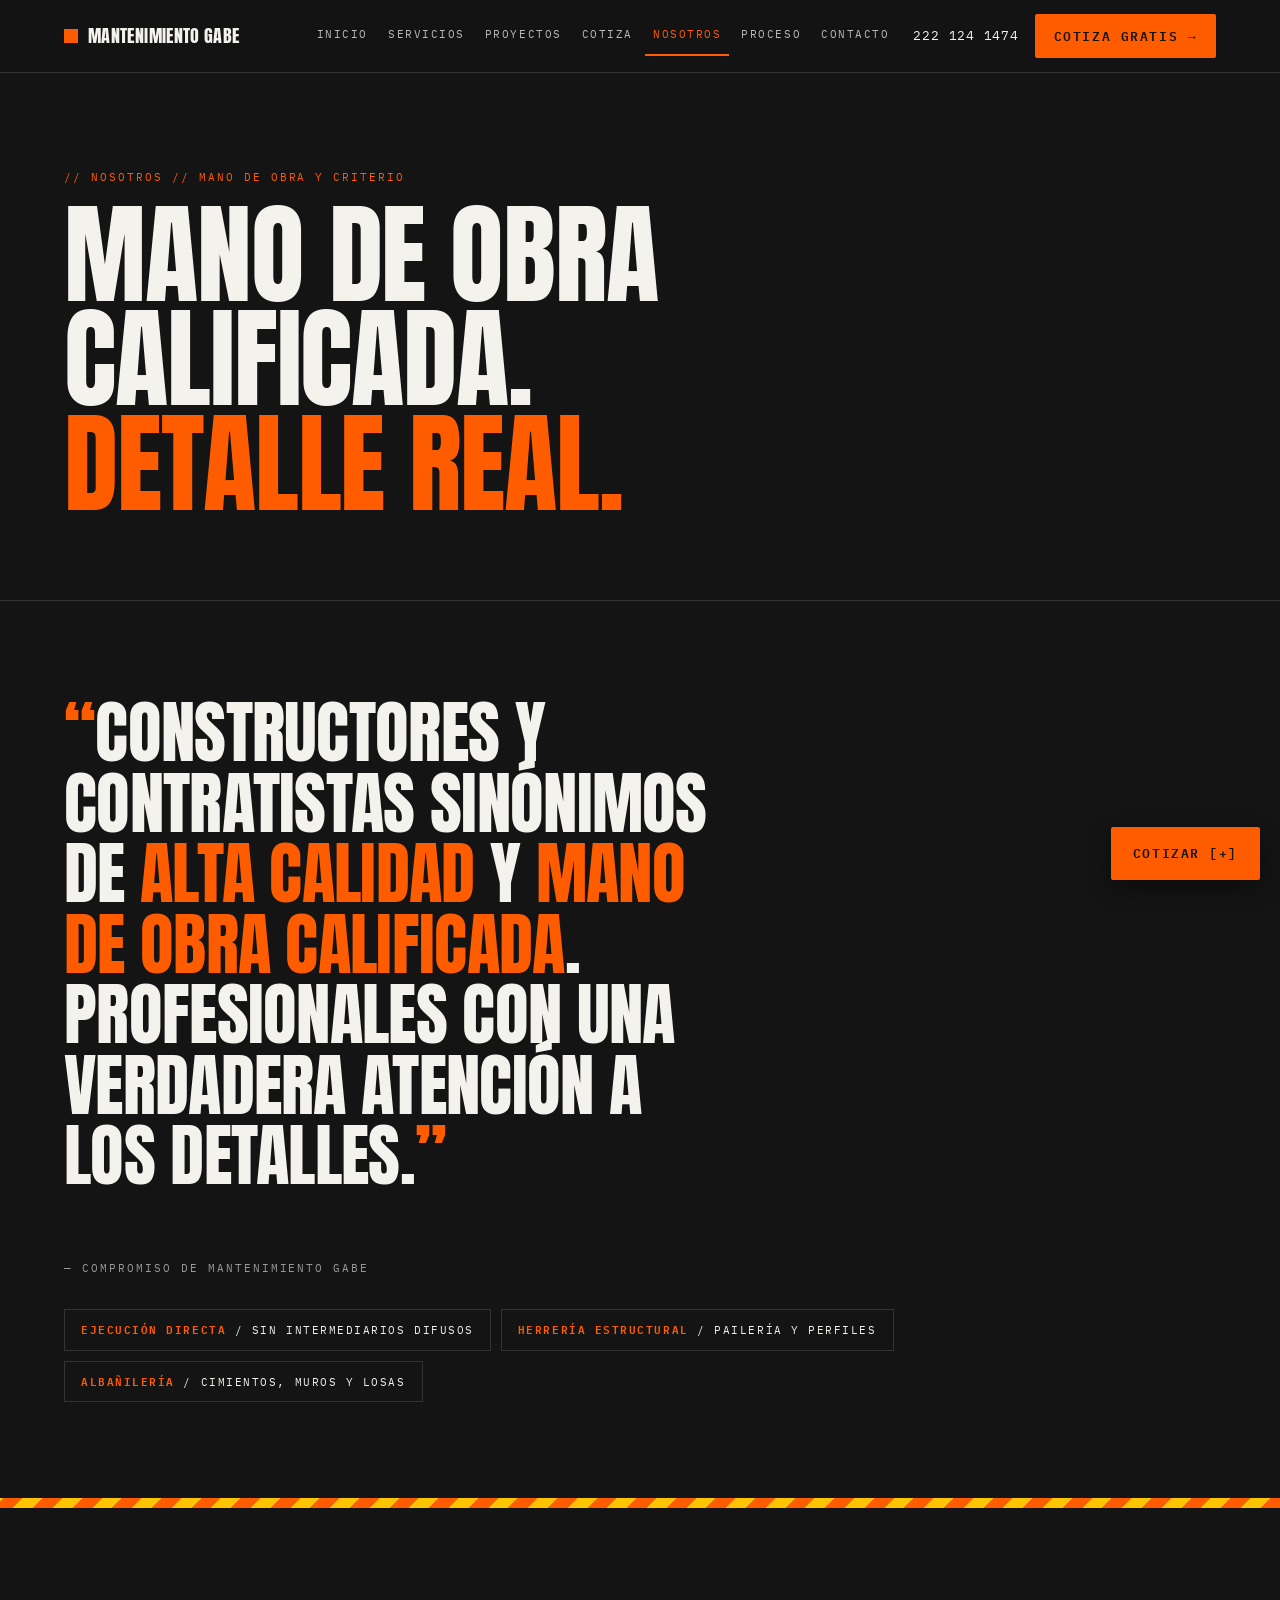
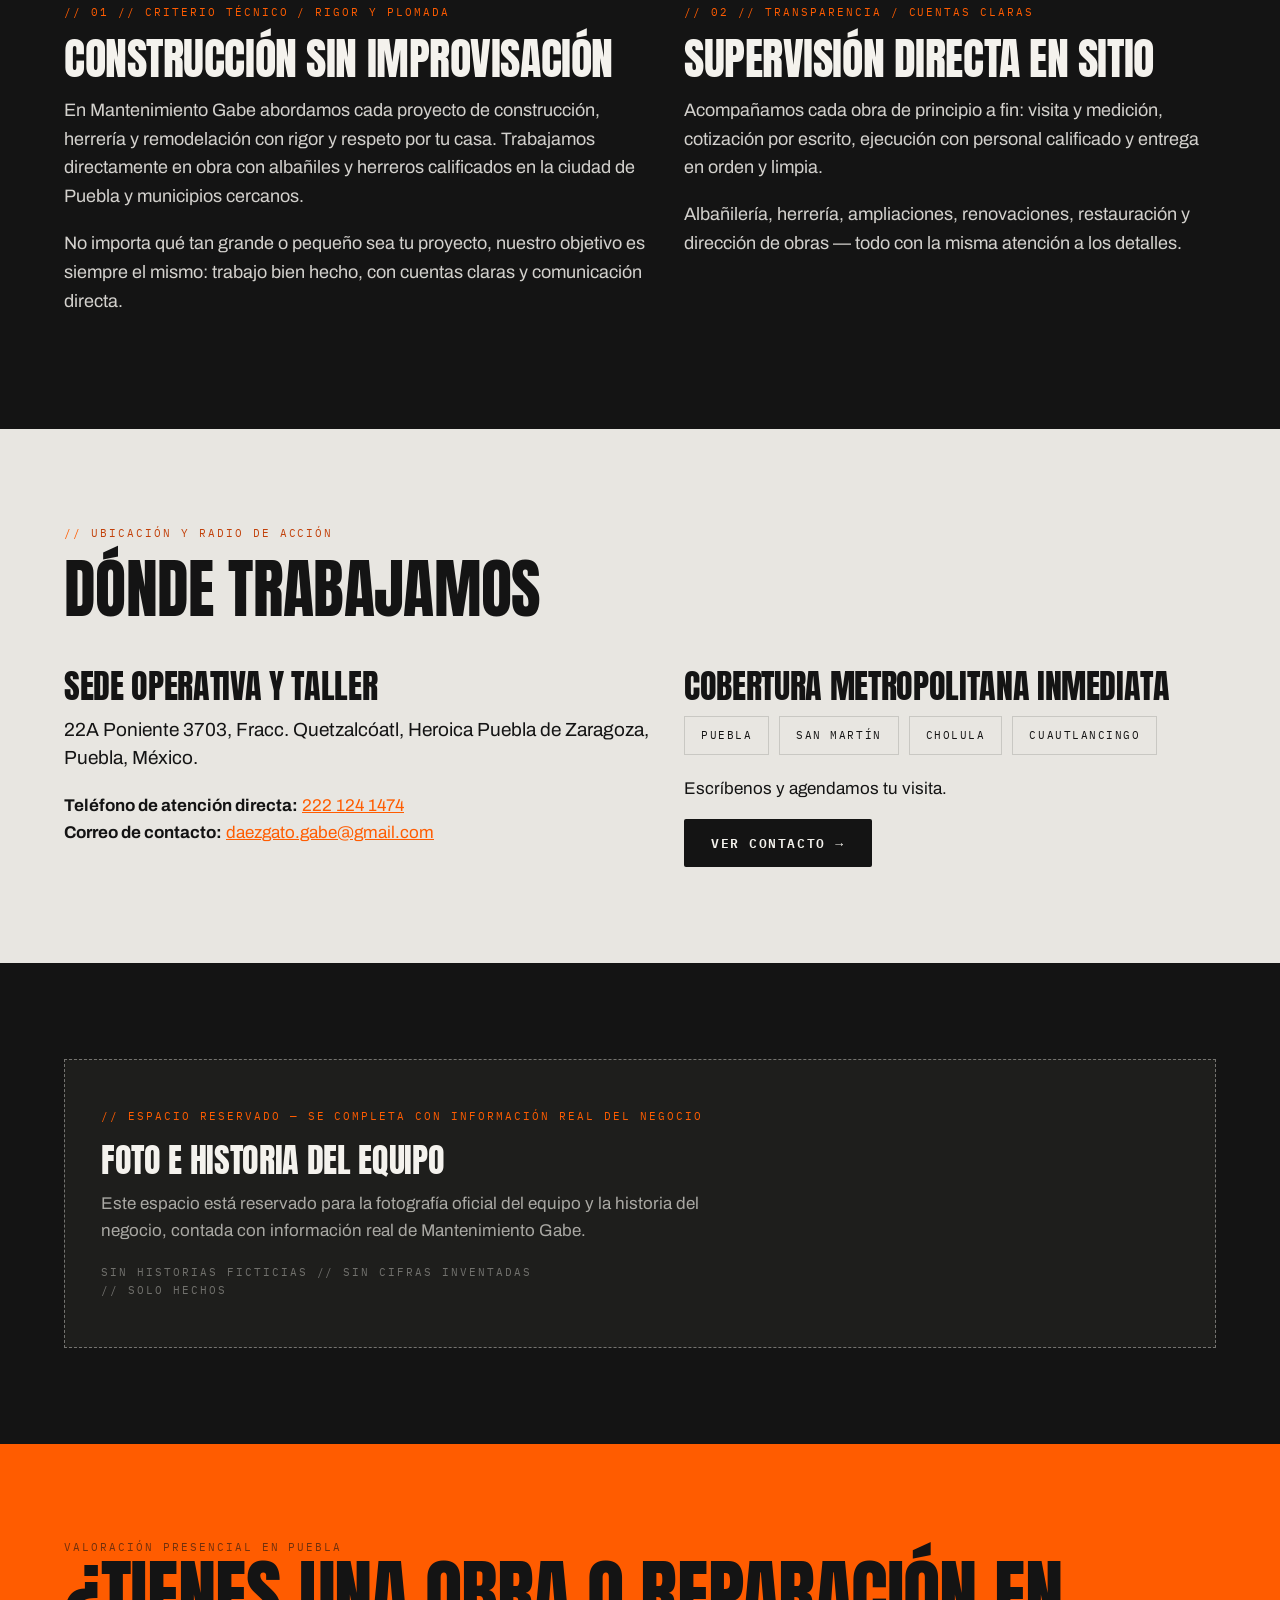
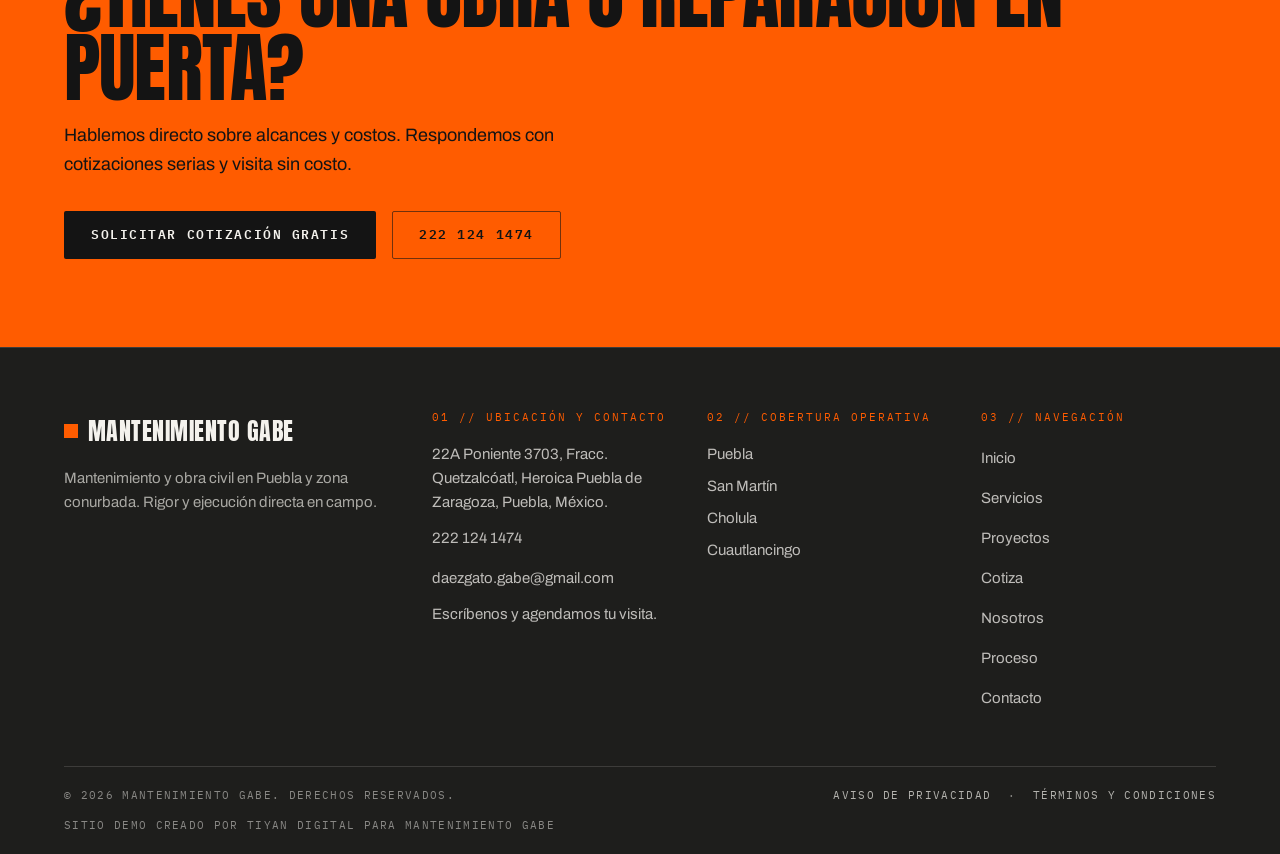
<file: nosotros.html>
<!DOCTYPE html>
<html lang="es-MX">
<head>
<meta charset="UTF-8">
<meta name="viewport" content="width=device-width, initial-scale=1.0">
<title>Nosotros — Mantenimiento Gabe | Mano de obra calificada en Puebla</title>
<meta name="description" content="Mantenimiento Gabe: constructores y contratistas sinónimos de alta calidad y mano de obra calificada, con una verdadera atención a los detalles. Puebla, México.">
<link rel="stylesheet" href="assets/css/style.css">
</head>
<body>
<a class="skip-link" href="#contenido">Saltar al contenido</a>

<header class="site-header">
  <div class="header-inner">
    <a class="wordmark" href="index.html"><span class="mark" aria-hidden="true"></span>Mantenimiento Gabe</a>
    <button class="nav-toggle" type="button" aria-expanded="false" aria-controls="menu-principal">Menú ☰</button>
    <nav class="main-nav" id="menu-principal" aria-label="Navegación principal">
      <ul>
        <li><a href="index.html">Inicio</a></li>
        <li><a href="servicios.html">Servicios</a></li>
        <li><a href="proyectos.html">Proyectos</a></li>
        <li><a href="cotiza.html">Cotiza</a></li>
        <li><a href="nosotros.html" aria-current="page">Nosotros</a></li>
        <li><a href="proceso.html">Proceso</a></li>
        <li><a href="contacto.html">Contacto</a></li>
      </ul>
    </nav>
    <a class="header-phone" href="tel:+522221241474">222 124 1474</a>
    <a class="btn btn--orange header-cta" href="cotiza.html">Cotiza gratis →</a>
  </div>
</header>

<main id="contenido">

  <section class="page-hero" aria-labelledby="titulo">
    <div class="wrap">
      <span class="eyebrow rise">Nosotros // Mano de obra y criterio</span>
      <h1 id="titulo">Mano de obra<br>calificada.<br><span style="color:var(--orange)">Detalle real.</span></h1>
    </div>
  </section>

  <!-- PULL QUOTE -->
  <section class="section" aria-label="Nuestro compromiso">
    <div class="wrap">
      <p class="pull-quote rise"><span class="qmark">“</span>Constructores y contratistas sinónimos de <span class="hl">alta calidad</span> y <span class="hl">mano de obra calificada</span>. Profesionales con una verdadera atención a los detalles.<span class="qmark">”</span></p>
      <p class="mono-label" style="margin-top:24px;">— Compromiso de Mantenimiento Gabe</p>
      <div class="chips">
        <span class="chip"><b>Ejecución directa</b> / Sin intermediarios difusos</span>
        <span class="chip"><b>Herrería estructural</b> / Pailería y perfiles</span>
        <span class="chip"><b>Albañilería</b> / Cimientos, muros y losas</span>
      </div>
    </div>
  </section>

  <div class="hazard" aria-hidden="true"></div>

  <!-- BODY -->
  <section class="section" aria-label="Cómo trabajamos">
    <div class="wrap">
      <div class="split">
        <div class="rise">
          <span class="eyebrow">01 // Criterio técnico / Rigor y plomada</span>
          <h2 style="font-size:clamp(28px,3.6vw,44px); margin-bottom:16px;">Construcción sin improvisación</h2>
          <p class="lede">En Mantenimiento Gabe abordamos cada proyecto de construcción, herrería y remodelación con rigor y respeto por tu casa. Trabajamos directamente en obra con albañiles y herreros calificados en la ciudad de Puebla y municipios cercanos.</p>
          <p class="lede">No importa qué tan grande o pequeño sea tu proyecto, nuestro objetivo es siempre el mismo: trabajo bien hecho, con cuentas claras y comunicación directa.</p>
        </div>
        <div class="rise d1">
          <span class="eyebrow">02 // Transparencia / Cuentas claras</span>
          <h2 style="font-size:clamp(28px,3.6vw,44px); margin-bottom:16px;">Supervisión directa en sitio</h2>
          <p class="lede">Acompañamos cada obra de principio a fin: visita y medición, cotización por escrito, ejecución con personal calificado y entrega en orden y limpia.</p>
          <p class="lede">Albañilería, herrería, ampliaciones, renovaciones, restauración y dirección de obras — todo con la misma atención a los detalles.</p>
        </div>
      </div>
    </div>
  </section>

  <!-- DÓNDE TRABAJAMOS -->
  <section class="section section--light" aria-labelledby="donde-titulo">
    <div class="wrap">
      <div class="section-head rise">
        <span class="eyebrow">Ubicación y radio de acción</span>
        <h2 id="donde-titulo">Dónde trabajamos</h2>
      </div>
      <div class="split">
        <div class="rise">
          <h3 style="margin-bottom:12px;">Sede operativa y taller</h3>
          <p style="font-size:19px; line-height:1.5;">22A Poniente 3703, Fracc. Quetzalcóatl, Heroica Puebla de Zaragoza, Puebla, México.</p>
          <p><strong>Teléfono de atención directa:</strong> <a href="tel:+522221241474" style="color:var(--orange);">222 124 1474</a><br>
          <strong>Correo de contacto:</strong> <a href="mailto:daezgato.gabe@gmail.com" style="color:var(--orange);">daezgato.gabe@gmail.com</a></p>
        </div>
        <div class="rise d1">
          <h3 style="margin-bottom:12px;">Cobertura metropolitana inmediata</h3>
          <div class="chips" style="margin-top:0;">
            <span class="chip" style="border-color:var(--line-light);">Puebla</span>
            <span class="chip" style="border-color:var(--line-light);">San Martín</span>
            <span class="chip" style="border-color:var(--line-light);">Cholula</span>
            <span class="chip" style="border-color:var(--line-light);">Cuautlancingo</span>
          </div>
          <p style="margin-top:20px;">Escríbenos y agendamos tu visita.</p>
          <a class="btn btn--dark" href="contacto.html">Ver contacto →</a>
        </div>
      </div>
    </div>
  </section>

  <!-- RESERVED PLACEHOLDER -->
  <section class="section" aria-label="Espacio reservado">
    <div class="wrap">
      <div class="reserved rise">
        <span class="eyebrow">Espacio reservado — se completa con información real del negocio</span>
        <h3>Foto e historia del equipo</h3>
        <p>Este espacio está reservado para la fotografía oficial del equipo y la historia del negocio, contada con información real de Mantenimiento Gabe.</p>
        <p class="mono-label" style="margin-top:20px;">Sin historias ficticias // Sin cifras inventadas // Solo hechos</p>
      </div>
    </div>
  </section>

  <!-- FINAL CTA -->
  <section class="cta-band" aria-labelledby="cta-titulo">
    <div class="wrap">
      <span class="mono-label" style="color:var(--ink)">Valoración presencial en Puebla</span>
      <h2 id="cta-titulo">¿Tienes una obra o reparación en puerta?</h2>
      <p>Hablemos directo sobre alcances y costos. Respondemos con cotizaciones serias y visita sin costo.</p>
      <div>
        <a class="btn btn--dark" href="cotiza.html">Solicitar cotización gratis</a>
        <a class="btn btn--ghost" href="tel:+522221241474">222 124 1474</a>
      </div>
    </div>
  </section>

</main>

<footer class="site-footer">
  <div class="wrap">
    <div class="footer-grid">
      <div>
        <a class="wordmark" href="index.html"><span class="mark" aria-hidden="true"></span>Mantenimiento Gabe</a>
        <p>Mantenimiento y obra civil en Puebla y zona conurbada. Rigor y ejecución directa en campo.</p>
      </div>
      <div class="footer-col">
        <h4>01 // Ubicación y contacto</h4>
        <ul>
          <li>22A Poniente 3703, Fracc. Quetzalcóatl, Heroica Puebla de Zaragoza, Puebla, México.</li>
          <li><a href="tel:+522221241474">222 124 1474</a></li>
          <li><a href="mailto:daezgato.gabe@gmail.com">daezgato.gabe@gmail.com</a></li>
          <li>Escríbenos y agendamos tu visita.</li>
        </ul>
      </div>
      <div class="footer-col">
        <h4>02 // Cobertura operativa</h4>
        <ul>
          <li>Puebla</li>
          <li>San Martín</li>
          <li>Cholula</li>
          <li>Cuautlancingo</li>
        </ul>
      </div>
      <div class="footer-col">
        <h4>03 // Navegación</h4>
        <ul>
          <li><a href="index.html">Inicio</a></li>
          <li><a href="servicios.html">Servicios</a></li>
          <li><a href="proyectos.html">Proyectos</a></li>
          <li><a href="cotiza.html">Cotiza</a></li>
          <li><a href="nosotros.html">Nosotros</a></li>
          <li><a href="proceso.html">Proceso</a></li>
          <li><a href="contacto.html">Contacto</a></li>
        </ul>
      </div>
    </div>
    <div class="footer-bottom">
      <span>© <span data-year>2026</span> Mantenimiento Gabe. Derechos reservados.</span>
      <span><a href="aviso-privacidad.html">Aviso de Privacidad</a> &nbsp;·&nbsp; <a href="terminos.html">Términos y Condiciones</a></span>
      <span>Sitio demo creado por Tiyan Digital para Mantenimiento Gabe</span>
    </div>
  </div>
</footer>

<a class="fab" href="cotiza.html">Cotizar [+]</a>
<script src="assets/js/main.js" defer></script>
</body>
</html>
</file>
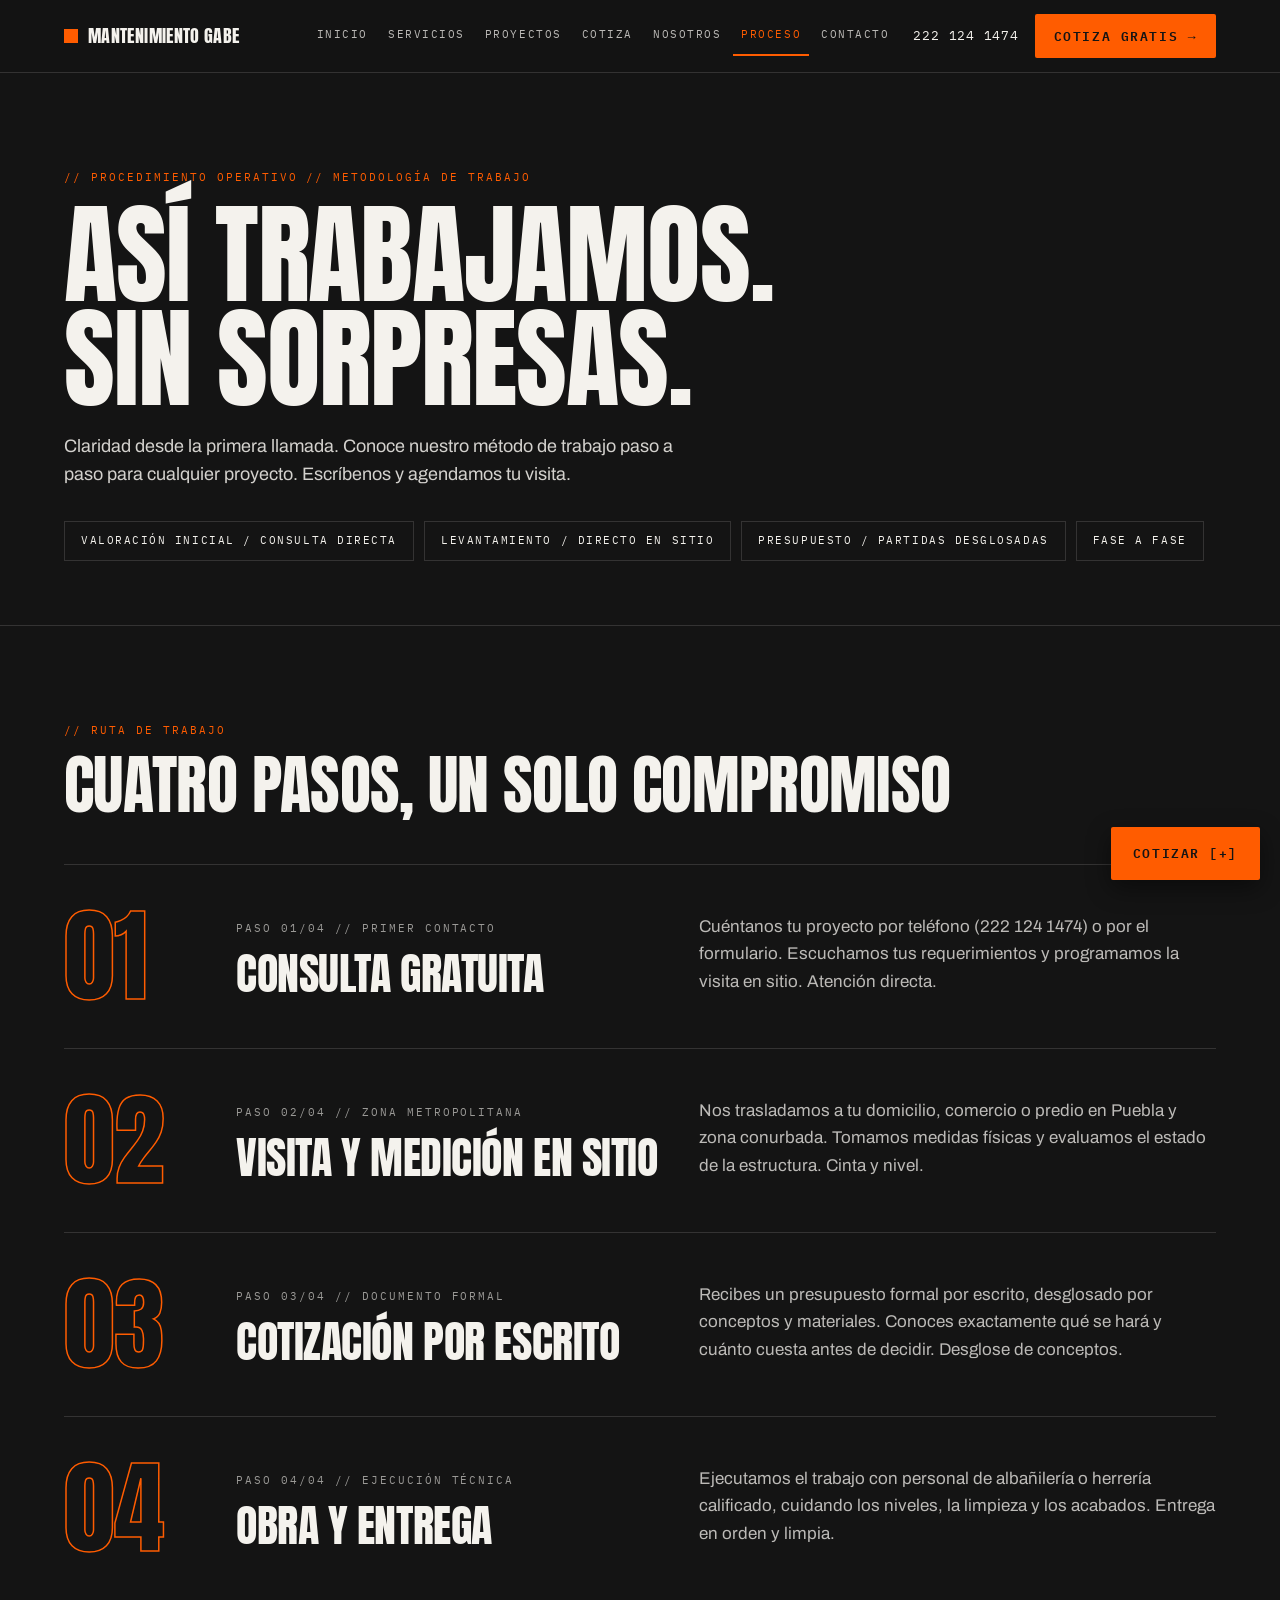
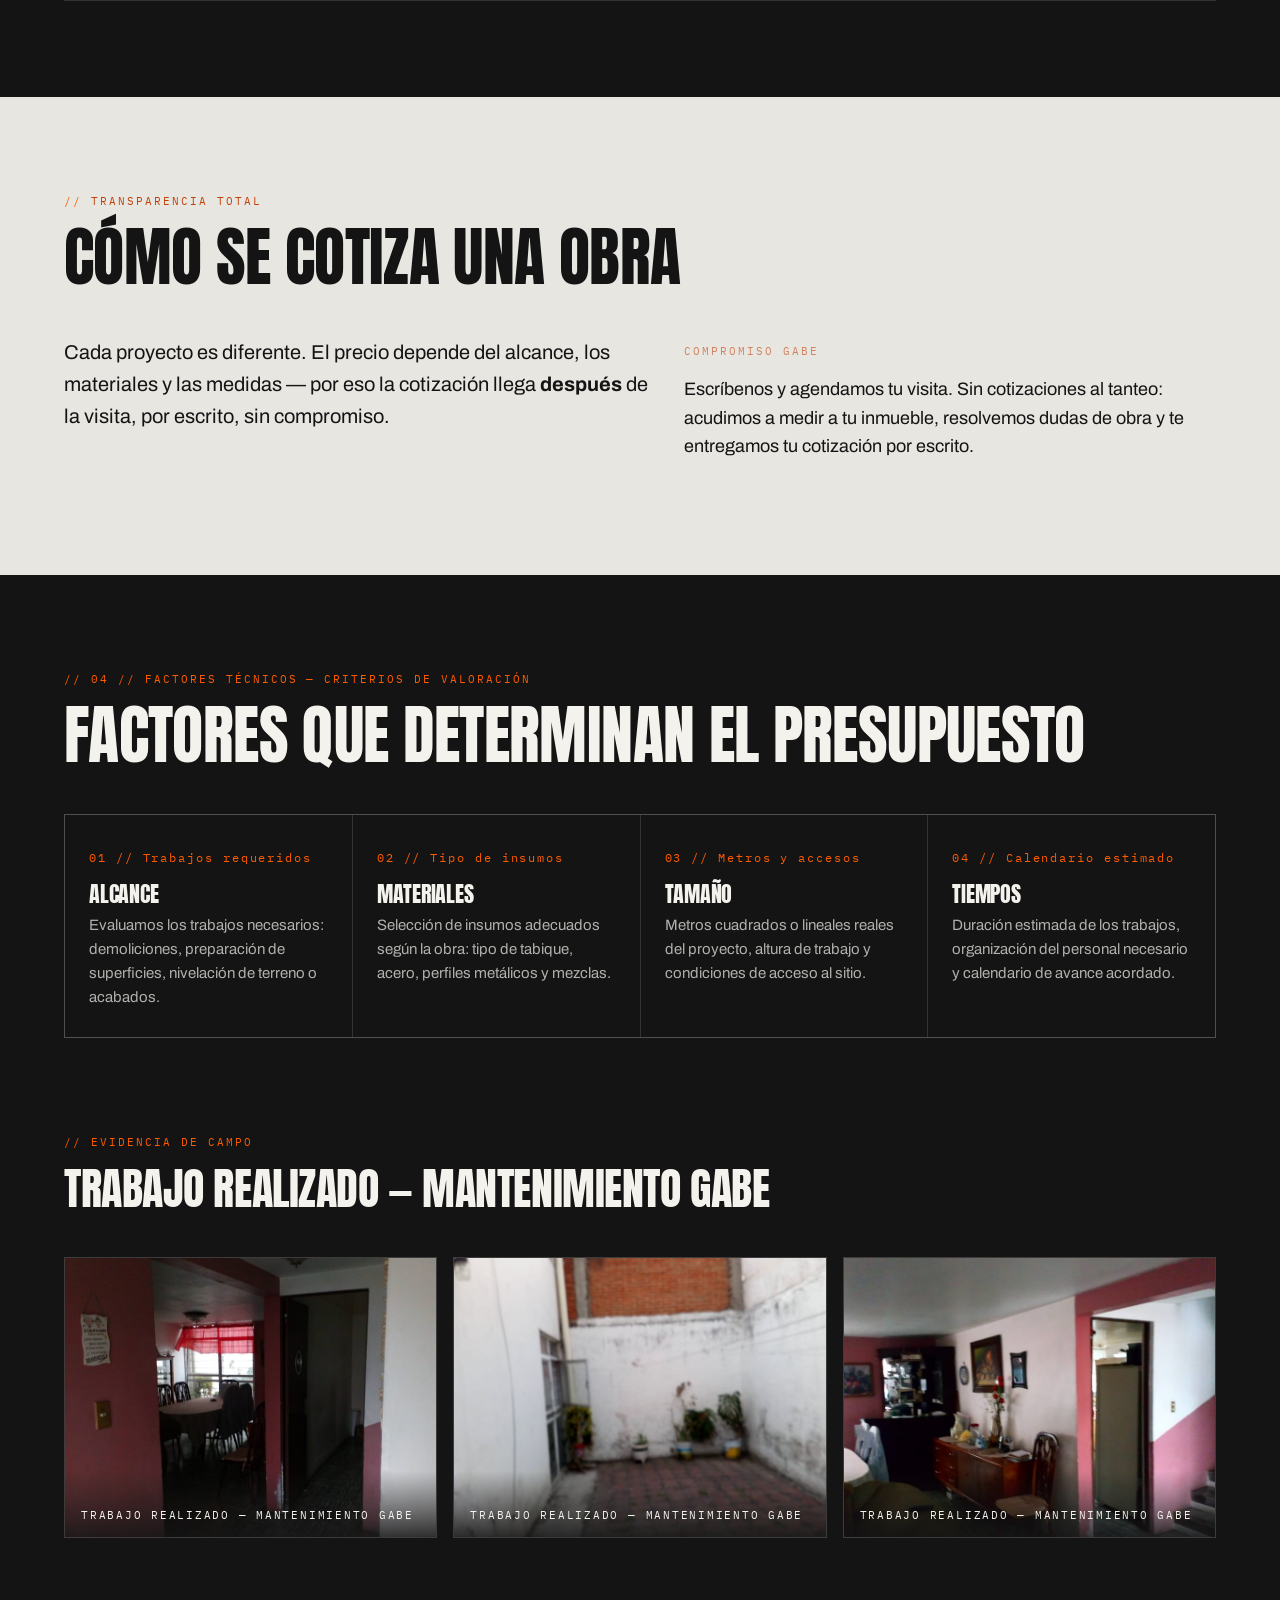
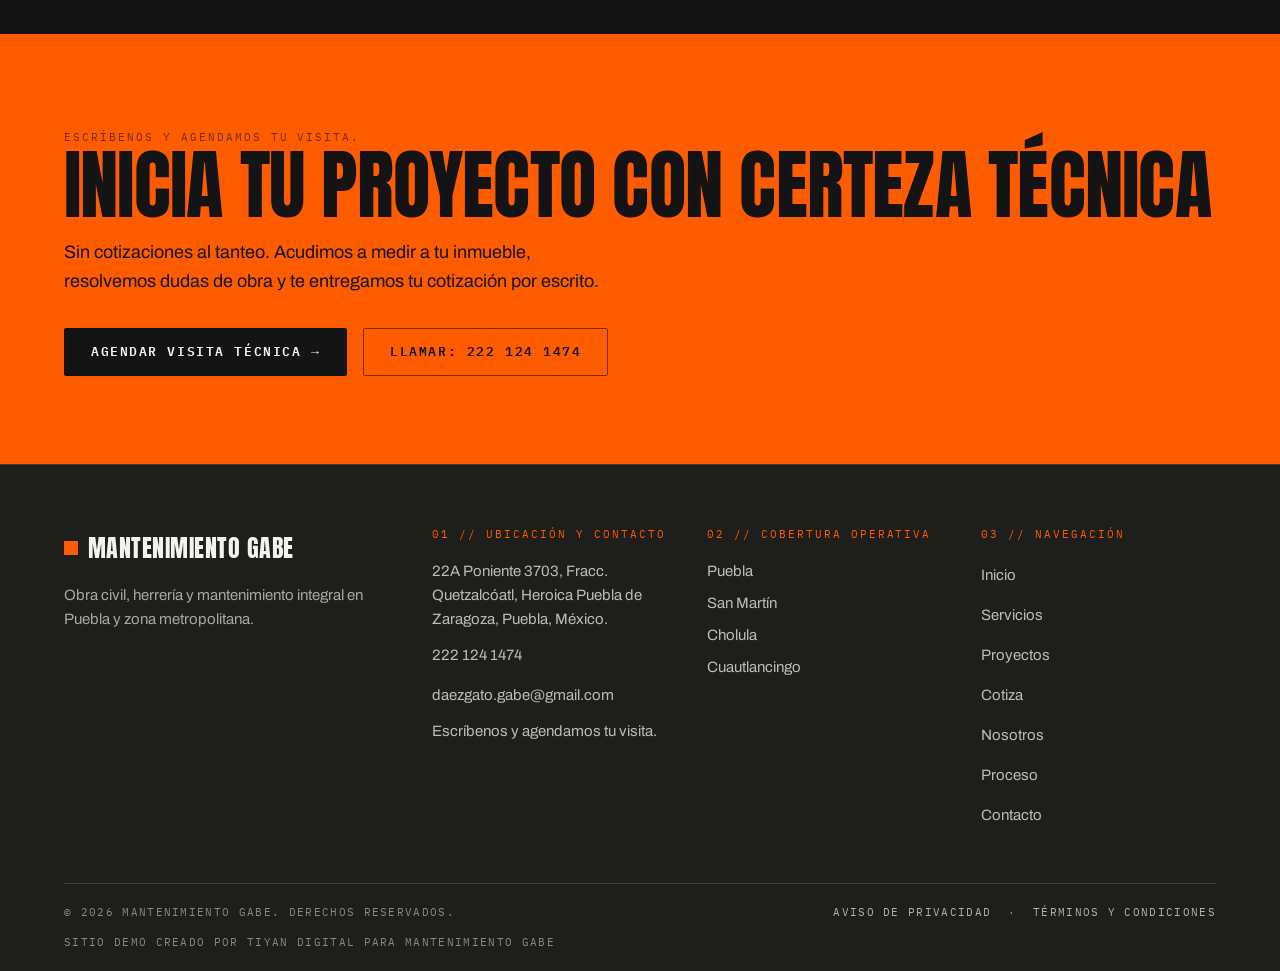
<file: proceso.html>
<!DOCTYPE html>
<html lang="es-MX">
<head>
<meta charset="UTF-8">
<meta name="viewport" content="width=device-width, initial-scale=1.0">
<title>Proceso y precios — Mantenimiento Gabe | Así trabajamos, sin sorpresas</title>
<meta name="description" content="Así trabaja Mantenimiento Gabe: consulta gratuita, visita y medición, cotización por escrito, obra y entrega. Sin sorpresas, en Puebla y zona metropolitana.">
<link rel="stylesheet" href="assets/css/style.css">
</head>
<body>
<a class="skip-link" href="#contenido">Saltar al contenido</a>

<header class="site-header">
  <div class="header-inner">
    <a class="wordmark" href="index.html"><span class="mark" aria-hidden="true"></span>Mantenimiento Gabe</a>
    <button class="nav-toggle" type="button" aria-expanded="false" aria-controls="menu-principal">Menú ☰</button>
    <nav class="main-nav" id="menu-principal" aria-label="Navegación principal">
      <ul>
        <li><a href="index.html">Inicio</a></li>
        <li><a href="servicios.html">Servicios</a></li>
        <li><a href="proyectos.html">Proyectos</a></li>
        <li><a href="cotiza.html">Cotiza</a></li>
        <li><a href="nosotros.html">Nosotros</a></li>
        <li><a href="proceso.html" aria-current="page">Proceso</a></li>
        <li><a href="contacto.html">Contacto</a></li>
      </ul>
    </nav>
    <a class="header-phone" href="tel:+522221241474">222 124 1474</a>
    <a class="btn btn--orange header-cta" href="cotiza.html">Cotiza gratis →</a>
  </div>
</header>

<main id="contenido">

  <section class="page-hero" aria-labelledby="titulo">
    <div class="wrap">
      <span class="eyebrow rise">Procedimiento operativo // Metodología de trabajo</span>
      <h1 id="titulo">Así trabajamos.<br>Sin sorpresas.</h1>
      <p class="lede rise d1">Claridad desde la primera llamada. Conoce nuestro método de trabajo paso a paso para cualquier proyecto. Escríbenos y agendamos tu visita.</p>
      <div class="chips rise d2" aria-label="Principios del proceso">
        <span class="chip">Valoración inicial / Consulta directa</span>
        <span class="chip">Levantamiento / Directo en sitio</span>
        <span class="chip">Presupuesto / Partidas desglosadas</span>
        <span class="chip">Fase a fase</span>
      </div>
    </div>
  </section>

  <!-- TIMELINE -->
  <section class="section" aria-labelledby="ruta-titulo">
    <div class="wrap">
      <div class="section-head rise">
        <span class="eyebrow">Ruta de trabajo</span>
        <h2 id="ruta-titulo">Cuatro pasos, un solo compromiso</h2>
      </div>
      <div class="timeline">
        <div class="tl-step rise">
          <span class="big-num" aria-hidden="true">01</span>
          <div>
            <span class="mono-label">Paso 01/04 // Primer contacto</span>
            <h3>Consulta gratuita</h3>
          </div>
          <p>Cuéntanos tu proyecto por teléfono (222 124 1474) o por el formulario. Escuchamos tus requerimientos y programamos la visita en sitio. Atención directa.</p>
        </div>
        <div class="tl-step rise">
          <span class="big-num" aria-hidden="true">02</span>
          <div>
            <span class="mono-label">Paso 02/04 // Zona metropolitana</span>
            <h3>Visita y medición en sitio</h3>
          </div>
          <p>Nos trasladamos a tu domicilio, comercio o predio en Puebla y zona conurbada. Tomamos medidas físicas y evaluamos el estado de la estructura. Cinta y nivel.</p>
        </div>
        <div class="tl-step rise">
          <span class="big-num" aria-hidden="true">03</span>
          <div>
            <span class="mono-label">Paso 03/04 // Documento formal</span>
            <h3>Cotización por escrito</h3>
          </div>
          <p>Recibes un presupuesto formal por escrito, desglosado por conceptos y materiales. Conoces exactamente qué se hará y cuánto cuesta antes de decidir. Desglose de conceptos.</p>
        </div>
        <div class="tl-step rise">
          <span class="big-num" aria-hidden="true">04</span>
          <div>
            <span class="mono-label">Paso 04/04 // Ejecución técnica</span>
            <h3>Obra y entrega</h3>
          </div>
          <p>Ejecutamos el trabajo con personal de albañilería o herrería calificado, cuidando los niveles, la limpieza y los acabados. Entrega en orden y limpia.</p>
        </div>
      </div>
    </div>
  </section>

  <!-- CÓMO SE COTIZA -->
  <section class="section section--light" aria-labelledby="cotiza-titulo">
    <div class="wrap">
      <div class="section-head rise">
        <span class="eyebrow">Transparencia total</span>
        <h2 id="cotiza-titulo">Cómo se cotiza una obra</h2>
      </div>
      <div class="split">
        <p class="lede rise" style="font-size:20px; color:var(--ink);">Cada proyecto es diferente. El precio depende del alcance, los materiales y las medidas — por eso la cotización llega <strong>después</strong> de la visita, por escrito, sin compromiso.</p>
        <div class="rise d1">
          <span class="mono-label" style="color:#c2410a;">Compromiso Gabe</span>
          <p style="margin-top:12px; font-size:18px;">Escríbenos y agendamos tu visita. Sin cotizaciones al tanteo: acudimos a medir a tu inmueble, resolvemos dudas de obra y te entregamos tu cotización por escrito.</p>
        </div>
      </div>
    </div>
  </section>

  <!-- FACTORES -->
  <section class="section" aria-labelledby="factores-titulo">
    <div class="wrap">
      <div class="section-head rise">
        <span class="eyebrow">04 // Factores técnicos — Criterios de valoración</span>
        <h2 id="factores-titulo">Factores que determinan el presupuesto</h2>
      </div>
      <div class="factors">
        <div class="factor rise">
          <span class="num">01 // Trabajos requeridos</span>
          <h3>Alcance</h3>
          <p>Evaluamos los trabajos necesarios: demoliciones, preparación de superficies, nivelación de terreno o acabados.</p>
        </div>
        <div class="factor rise d1">
          <span class="num">02 // Tipo de insumos</span>
          <h3>Materiales</h3>
          <p>Selección de insumos adecuados según la obra: tipo de tabique, acero, perfiles metálicos y mezclas.</p>
        </div>
        <div class="factor rise d1">
          <span class="num">03 // Metros y accesos</span>
          <h3>Tamaño</h3>
          <p>Metros cuadrados o lineales reales del proyecto, altura de trabajo y condiciones de acceso al sitio.</p>
        </div>
        <div class="factor rise d2">
          <span class="num">04 // Calendario estimado</span>
          <h3>Tiempos</h3>
          <p>Duración estimada de los trabajos, organización del personal necesario y calendario de avance acordado.</p>
        </div>
      </div>
    </div>
  </section>

  <!-- EVIDENCE STRIP -->
  <section class="section" aria-label="Evidencia de campo" style="padding-top:0;">
    <div class="wrap">
      <div class="section-head rise">
        <span class="eyebrow">Evidencia de campo</span>
        <h2 style="font-size:clamp(28px,3.6vw,44px);">Trabajo realizado — Mantenimiento Gabe</h2>
      </div>
      <div class="bento">
        <figure class="rise">
          <img src="assets/img/gabe-obra-1.jpg" alt="Interior de una casa en Puebla, trabajo realizado por Mantenimiento Gabe" loading="lazy">
          <figcaption>Trabajo realizado — Mantenimiento Gabe</figcaption>
        </figure>
        <figure class="rise d1">
          <img src="assets/img/gabe-obra-2.jpg" alt="Patio con muros blancos, trabajo realizado por Mantenimiento Gabe" loading="lazy">
          <figcaption>Trabajo realizado — Mantenimiento Gabe</figcaption>
        </figure>
        <figure class="rise d2">
          <img src="assets/img/gabe-obra-3.jpg" alt="Interior de vivienda con escalera, trabajo realizado por Mantenimiento Gabe" loading="lazy">
          <figcaption>Trabajo realizado — Mantenimiento Gabe</figcaption>
        </figure>
      </div>
    </div>
  </section>

  <!-- FINAL CTA -->
  <section class="cta-band" aria-labelledby="cta-titulo">
    <div class="wrap">
      <span class="mono-label" style="color:var(--ink)">Escríbenos y agendamos tu visita.</span>
      <h2 id="cta-titulo">Inicia tu proyecto con certeza técnica</h2>
      <p>Sin cotizaciones al tanteo. Acudimos a medir a tu inmueble, resolvemos dudas de obra y te entregamos tu cotización por escrito.</p>
      <div>
        <a class="btn btn--dark" href="cotiza.html">Agendar visita técnica →</a>
        <a class="btn btn--ghost" href="tel:+522221241474">Llamar: 222 124 1474</a>
      </div>
    </div>
  </section>

</main>

<footer class="site-footer">
  <div class="wrap">
    <div class="footer-grid">
      <div>
        <a class="wordmark" href="index.html"><span class="mark" aria-hidden="true"></span>Mantenimiento Gabe</a>
        <p>Obra civil, herrería y mantenimiento integral en Puebla y zona metropolitana.</p>
      </div>
      <div class="footer-col">
        <h4>01 // Ubicación y contacto</h4>
        <ul>
          <li>22A Poniente 3703, Fracc. Quetzalcóatl, Heroica Puebla de Zaragoza, Puebla, México.</li>
          <li><a href="tel:+522221241474">222 124 1474</a></li>
          <li><a href="mailto:daezgato.gabe@gmail.com">daezgato.gabe@gmail.com</a></li>
          <li>Escríbenos y agendamos tu visita.</li>
        </ul>
      </div>
      <div class="footer-col">
        <h4>02 // Cobertura operativa</h4>
        <ul>
          <li>Puebla</li>
          <li>San Martín</li>
          <li>Cholula</li>
          <li>Cuautlancingo</li>
        </ul>
      </div>
      <div class="footer-col">
        <h4>03 // Navegación</h4>
        <ul>
          <li><a href="index.html">Inicio</a></li>
          <li><a href="servicios.html">Servicios</a></li>
          <li><a href="proyectos.html">Proyectos</a></li>
          <li><a href="cotiza.html">Cotiza</a></li>
          <li><a href="nosotros.html">Nosotros</a></li>
          <li><a href="proceso.html">Proceso</a></li>
          <li><a href="contacto.html">Contacto</a></li>
        </ul>
      </div>
    </div>
    <div class="footer-bottom">
      <span>© <span data-year>2026</span> Mantenimiento Gabe. Derechos reservados.</span>
      <span><a href="aviso-privacidad.html">Aviso de Privacidad</a> &nbsp;·&nbsp; <a href="terminos.html">Términos y Condiciones</a></span>
      <span>Sitio demo creado por Tiyan Digital para Mantenimiento Gabe</span>
    </div>
  </div>
</footer>

<a class="fab" href="cotiza.html">Cotizar [+]</a>
<script src="assets/js/main.js" defer></script>
</body>
</html>
</file>
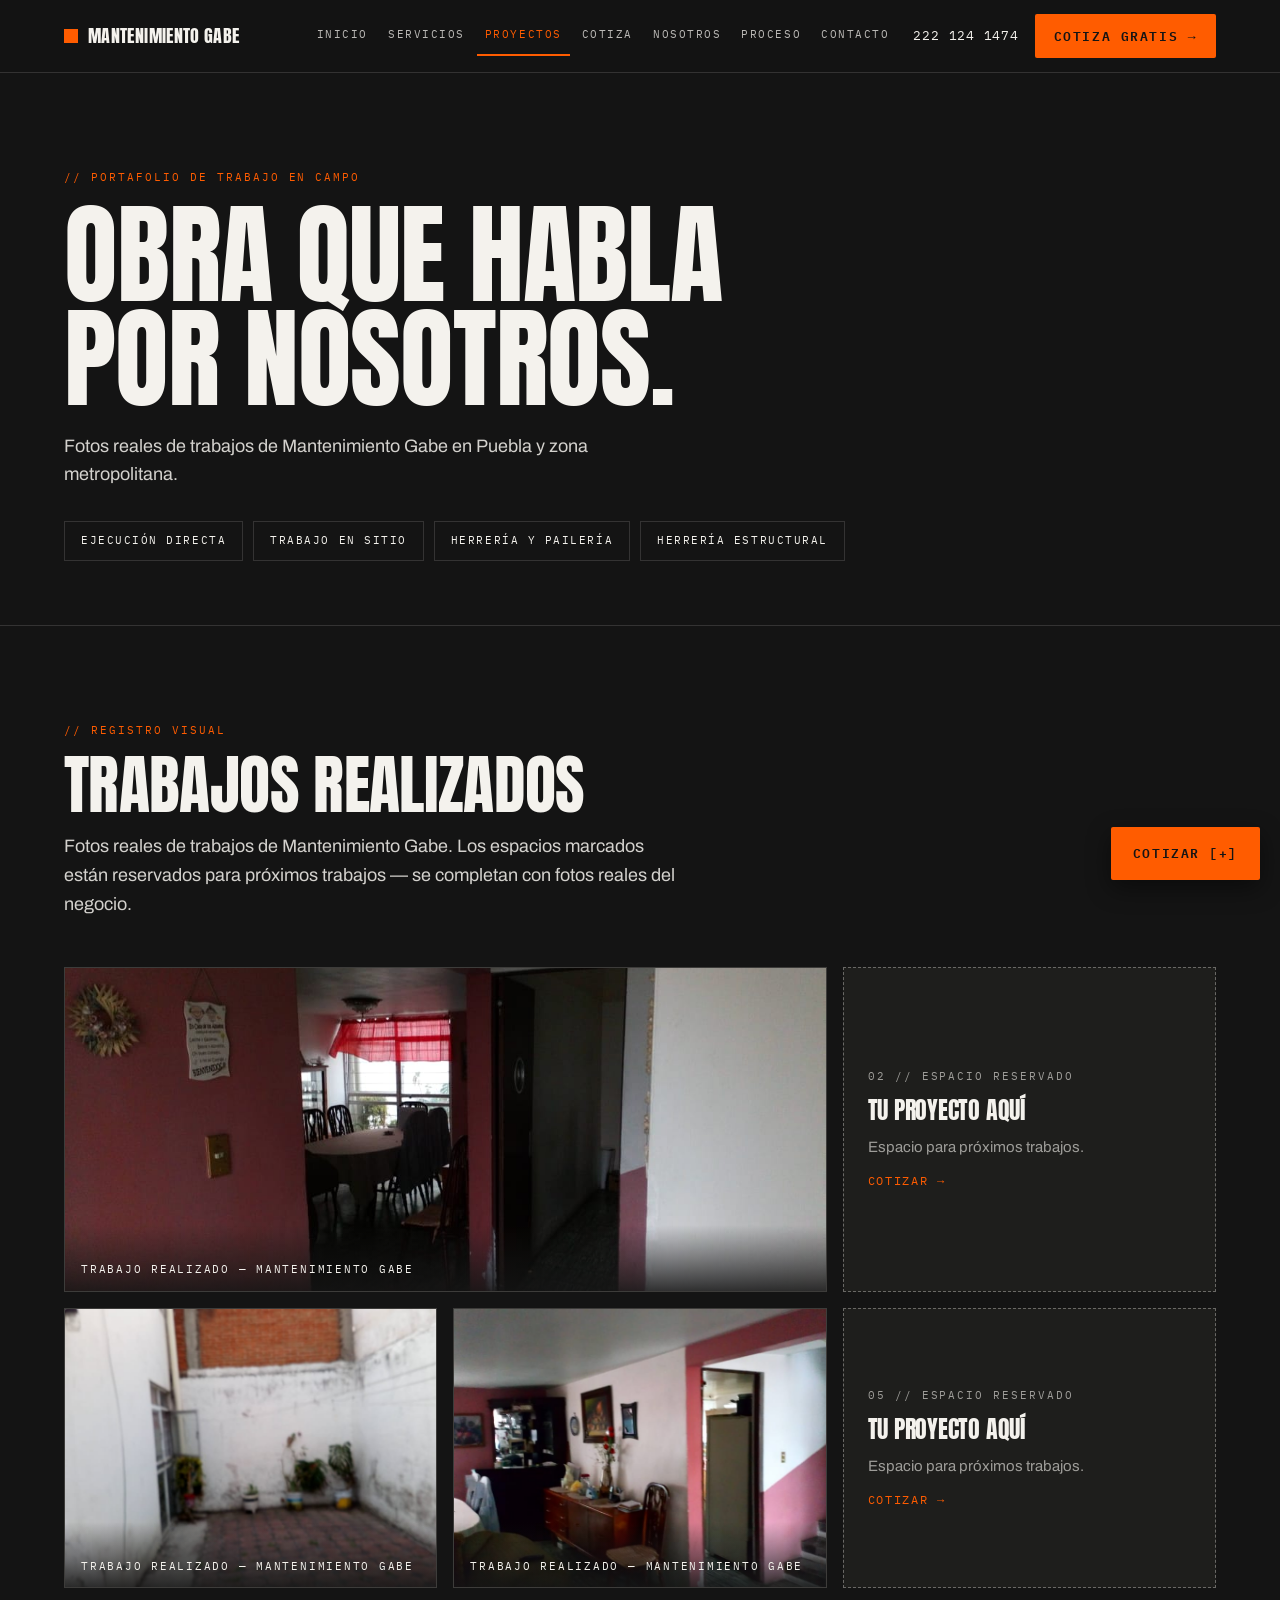
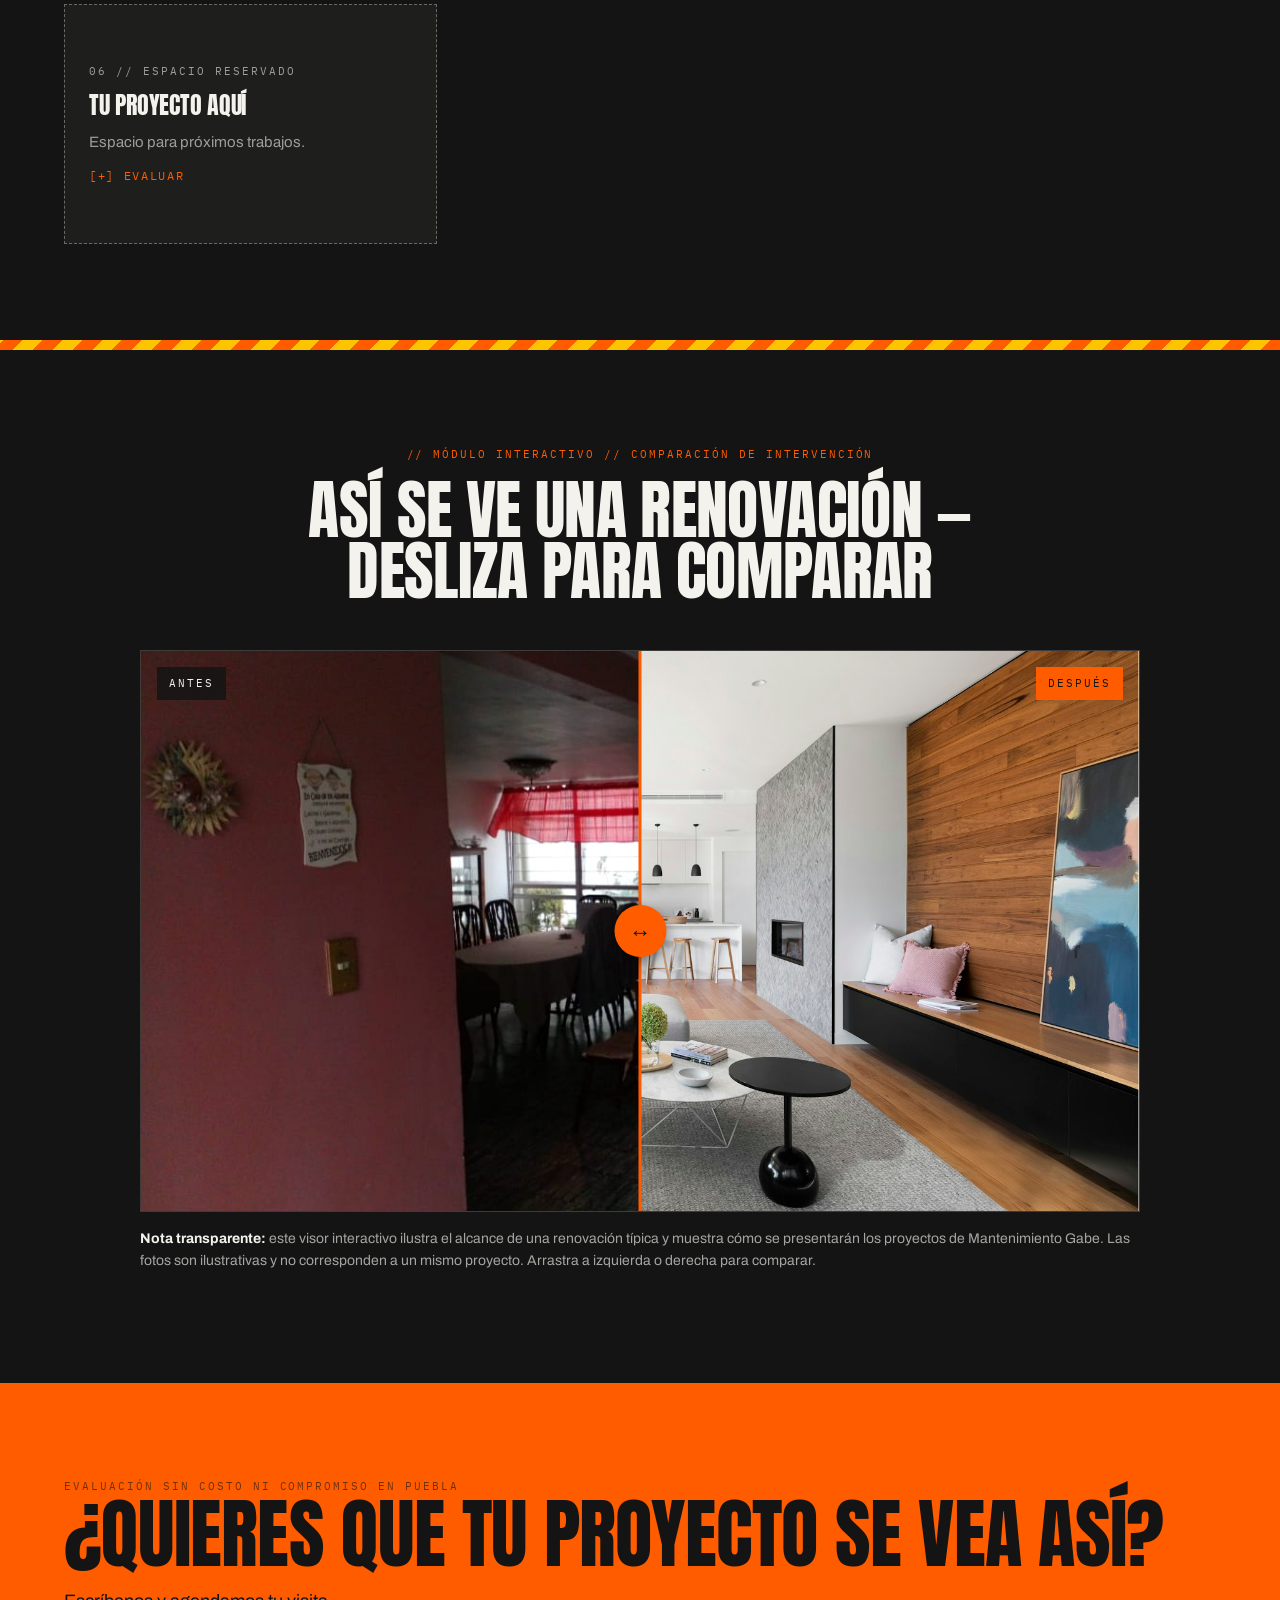
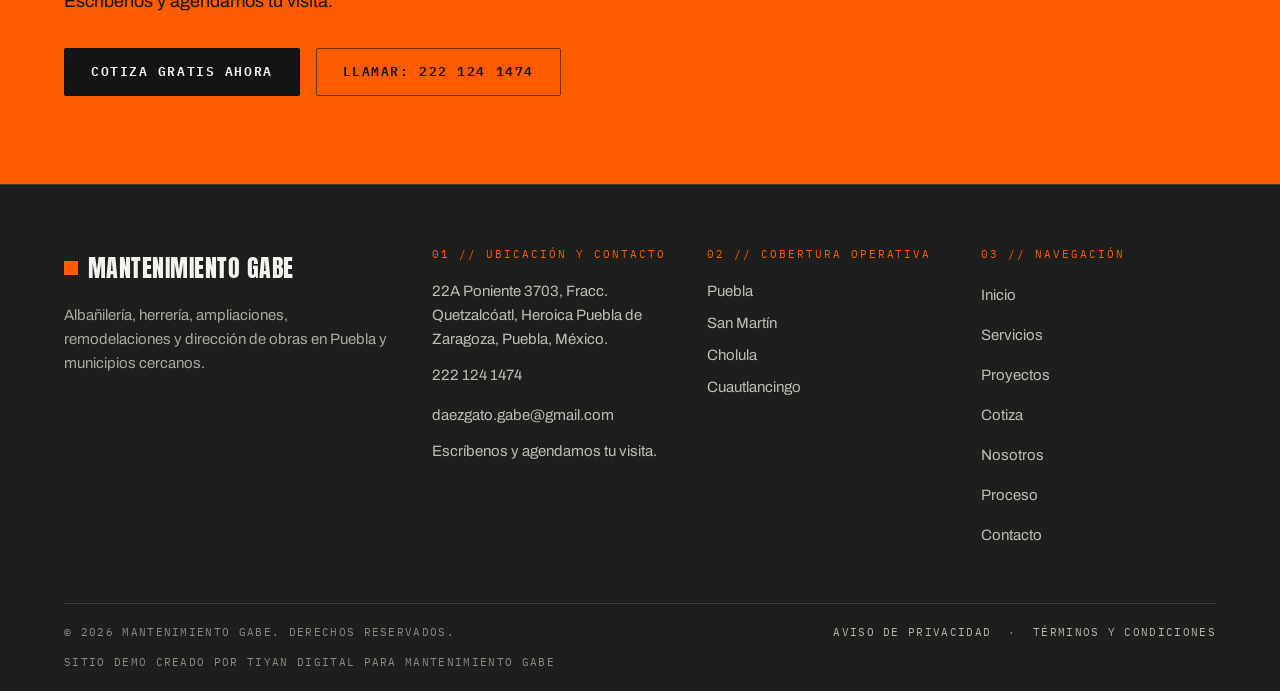
<file: proyectos.html>
<!DOCTYPE html>
<html lang="es-MX">
<head>
<meta charset="UTF-8">
<meta name="viewport" content="width=device-width, initial-scale=1.0">
<title>Proyectos — Mantenimiento Gabe | Obra que habla por nosotros</title>
<meta name="description" content="Fotos reales de trabajos de Mantenimiento Gabe en Puebla y zona metropolitana. Albañilería, herrería y remodelaciones.">
<link rel="stylesheet" href="assets/css/style.css">
</head>
<body>
<a class="skip-link" href="#contenido">Saltar al contenido</a>

<header class="site-header">
  <div class="header-inner">
    <a class="wordmark" href="index.html"><span class="mark" aria-hidden="true"></span>Mantenimiento Gabe</a>
    <button class="nav-toggle" type="button" aria-expanded="false" aria-controls="menu-principal">Menú ☰</button>
    <nav class="main-nav" id="menu-principal" aria-label="Navegación principal">
      <ul>
        <li><a href="index.html">Inicio</a></li>
        <li><a href="servicios.html">Servicios</a></li>
        <li><a href="proyectos.html" aria-current="page">Proyectos</a></li>
        <li><a href="cotiza.html">Cotiza</a></li>
        <li><a href="nosotros.html">Nosotros</a></li>
        <li><a href="proceso.html">Proceso</a></li>
        <li><a href="contacto.html">Contacto</a></li>
      </ul>
    </nav>
    <a class="header-phone" href="tel:+522221241474">222 124 1474</a>
    <a class="btn btn--orange header-cta" href="cotiza.html">Cotiza gratis →</a>
  </div>
</header>

<main id="contenido">

  <section class="page-hero" aria-labelledby="titulo">
    <div class="wrap">
      <span class="eyebrow rise">Portafolio de trabajo en campo</span>
      <h1 id="titulo">Obra que habla<br>por nosotros.</h1>
      <p class="lede rise d1">Fotos reales de trabajos de Mantenimiento Gabe en Puebla y zona metropolitana.</p>
      <div class="chips rise d2" aria-label="Tipos de trabajo">
        <span class="chip">Ejecución directa</span>
        <span class="chip">Trabajo en sitio</span>
        <span class="chip">Herrería y pailería</span>
        <span class="chip">Herrería estructural</span>
      </div>
    </div>
  </section>

  <!-- GALLERY -->
  <section class="section" aria-labelledby="galeria-titulo">
    <div class="wrap">
      <div class="section-head rise">
        <span class="eyebrow">Registro visual</span>
        <h2 id="galeria-titulo">Trabajos realizados</h2>
        <p class="lede">Fotos reales de trabajos de Mantenimiento Gabe. Los espacios marcados están reservados para próximos trabajos — se completan con fotos reales del negocio.</p>
      </div>
      <div class="bento">
        <figure class="wide rise">
          <img src="assets/img/gabe-obra-1.jpg" alt="Interior de una casa en Puebla con muros en color rosa, trabajo realizado por Mantenimiento Gabe" loading="lazy">
          <figcaption>Trabajo realizado — Mantenimiento Gabe</figcaption>
        </figure>
        <div class="placeholder-cell rise d1">
          <span class="mono-label">02 // Espacio reservado</span>
          <h3>Tu proyecto aquí</h3>
          <p>Espacio para próximos trabajos.</p>
          <a class="text-link" href="cotiza.html">Cotizar →</a>
        </div>
        <figure class="rise">
          <img src="assets/img/gabe-obra-2.jpg" alt="Patio con muros blancos y piso de ladrillo, trabajo realizado por Mantenimiento Gabe" loading="lazy">
          <figcaption>Trabajo realizado — Mantenimiento Gabe</figcaption>
        </figure>
        <figure class="rise d1">
          <img src="assets/img/gabe-obra-3.jpg" alt="Interior de vivienda con escalera y muros en rosa y blanco, trabajo realizado por Mantenimiento Gabe" loading="lazy">
          <figcaption>Trabajo realizado — Mantenimiento Gabe</figcaption>
        </figure>
        <div class="placeholder-cell rise">
          <span class="mono-label">05 // Espacio reservado</span>
          <h3>Tu proyecto aquí</h3>
          <p>Espacio para próximos trabajos.</p>
          <a class="text-link" href="cotiza.html">Cotizar →</a>
        </div>
        <div class="placeholder-cell rise d1">
          <span class="mono-label">06 // Espacio reservado</span>
          <h3>Tu proyecto aquí</h3>
          <p>Espacio para próximos trabajos.</p>
          <a class="text-link" href="cotiza.html">[+] Evaluar</a>
        </div>
      </div>
    </div>
  </section>

  <div class="hazard" aria-hidden="true"></div>

  <!-- BEFORE / AFTER SLIDER -->
  <section class="section" aria-labelledby="slider-titulo">
    <div class="wrap">
      <div class="section-head rise" style="text-align:center; max-width:760px; margin-left:auto; margin-right:auto;">
        <span class="eyebrow">Módulo interactivo // Comparación de intervención</span>
        <h2 id="slider-titulo">Así se ve una renovación — desliza para comparar</h2>
      </div>
      <div class="ba-wrap rise">
        <div class="ba-slider" id="comparador">
          <img src="assets/img/gabe-obra-1.jpg" alt="Interior antes de la renovación: comedor con muros en rosa y acabados sencillos">
          <img class="ba-after" src="assets/img/stock-renovation-interior.jpg" alt="Interior después de la renovación: sala moderna con sofá gris, madera y luz natural">
          <span class="ba-tag ba-tag--before">Antes</span>
          <span class="ba-tag ba-tag--after">Después</span>
          <span class="ba-handle" aria-hidden="true"></span>
          <input class="ba-range" type="range" min="0" max="100" value="50" step="1"
                 aria-label="Deslizador para comparar el antes y el después de una renovación">
        </div>
        <p class="ba-note"><strong>Nota transparente:</strong> este visor interactivo ilustra el alcance de una renovación típica y muestra cómo se presentarán los proyectos de Mantenimiento Gabe. Las fotos son ilustrativas y no corresponden a un mismo proyecto. Arrastra a izquierda o derecha para comparar.</p>
      </div>
    </div>
  </section>

  <!-- CTA -->
  <section class="cta-band" aria-labelledby="cta-titulo">
    <div class="wrap">
      <span class="mono-label" style="color:var(--ink)">Evaluación sin costo ni compromiso en Puebla</span>
      <h2 id="cta-titulo">¿Quieres que tu proyecto se vea así?</h2>
      <p>Escríbenos y agendamos tu visita.</p>
      <div>
        <a class="btn btn--dark" href="cotiza.html">Cotiza gratis ahora</a>
        <a class="btn btn--ghost" href="tel:+522221241474">Llamar: 222 124 1474</a>
      </div>
    </div>
  </section>

</main>

<footer class="site-footer">
  <div class="wrap">
    <div class="footer-grid">
      <div>
        <a class="wordmark" href="index.html"><span class="mark" aria-hidden="true"></span>Mantenimiento Gabe</a>
        <p>Albañilería, herrería, ampliaciones, remodelaciones y dirección de obras en Puebla y municipios cercanos.</p>
      </div>
      <div class="footer-col">
        <h4>01 // Ubicación y contacto</h4>
        <ul>
          <li>22A Poniente 3703, Fracc. Quetzalcóatl, Heroica Puebla de Zaragoza, Puebla, México.</li>
          <li><a href="tel:+522221241474">222 124 1474</a></li>
          <li><a href="mailto:daezgato.gabe@gmail.com">daezgato.gabe@gmail.com</a></li>
          <li>Escríbenos y agendamos tu visita.</li>
        </ul>
      </div>
      <div class="footer-col">
        <h4>02 // Cobertura operativa</h4>
        <ul>
          <li>Puebla</li>
          <li>San Martín</li>
          <li>Cholula</li>
          <li>Cuautlancingo</li>
        </ul>
      </div>
      <div class="footer-col">
        <h4>03 // Navegación</h4>
        <ul>
          <li><a href="index.html">Inicio</a></li>
          <li><a href="servicios.html">Servicios</a></li>
          <li><a href="proyectos.html">Proyectos</a></li>
          <li><a href="cotiza.html">Cotiza</a></li>
          <li><a href="nosotros.html">Nosotros</a></li>
          <li><a href="proceso.html">Proceso</a></li>
          <li><a href="contacto.html">Contacto</a></li>
        </ul>
      </div>
    </div>
    <div class="footer-bottom">
      <span>© <span data-year>2026</span> Mantenimiento Gabe. Derechos reservados.</span>
      <span><a href="aviso-privacidad.html">Aviso de Privacidad</a> &nbsp;·&nbsp; <a href="terminos.html">Términos y Condiciones</a></span>
      <span>Sitio demo creado por Tiyan Digital para Mantenimiento Gabe</span>
    </div>
  </div>
</footer>

<a class="fab" href="cotiza.html">Cotizar [+]</a>
<script src="assets/js/main.js" defer></script>
</body>
</html>
</file>
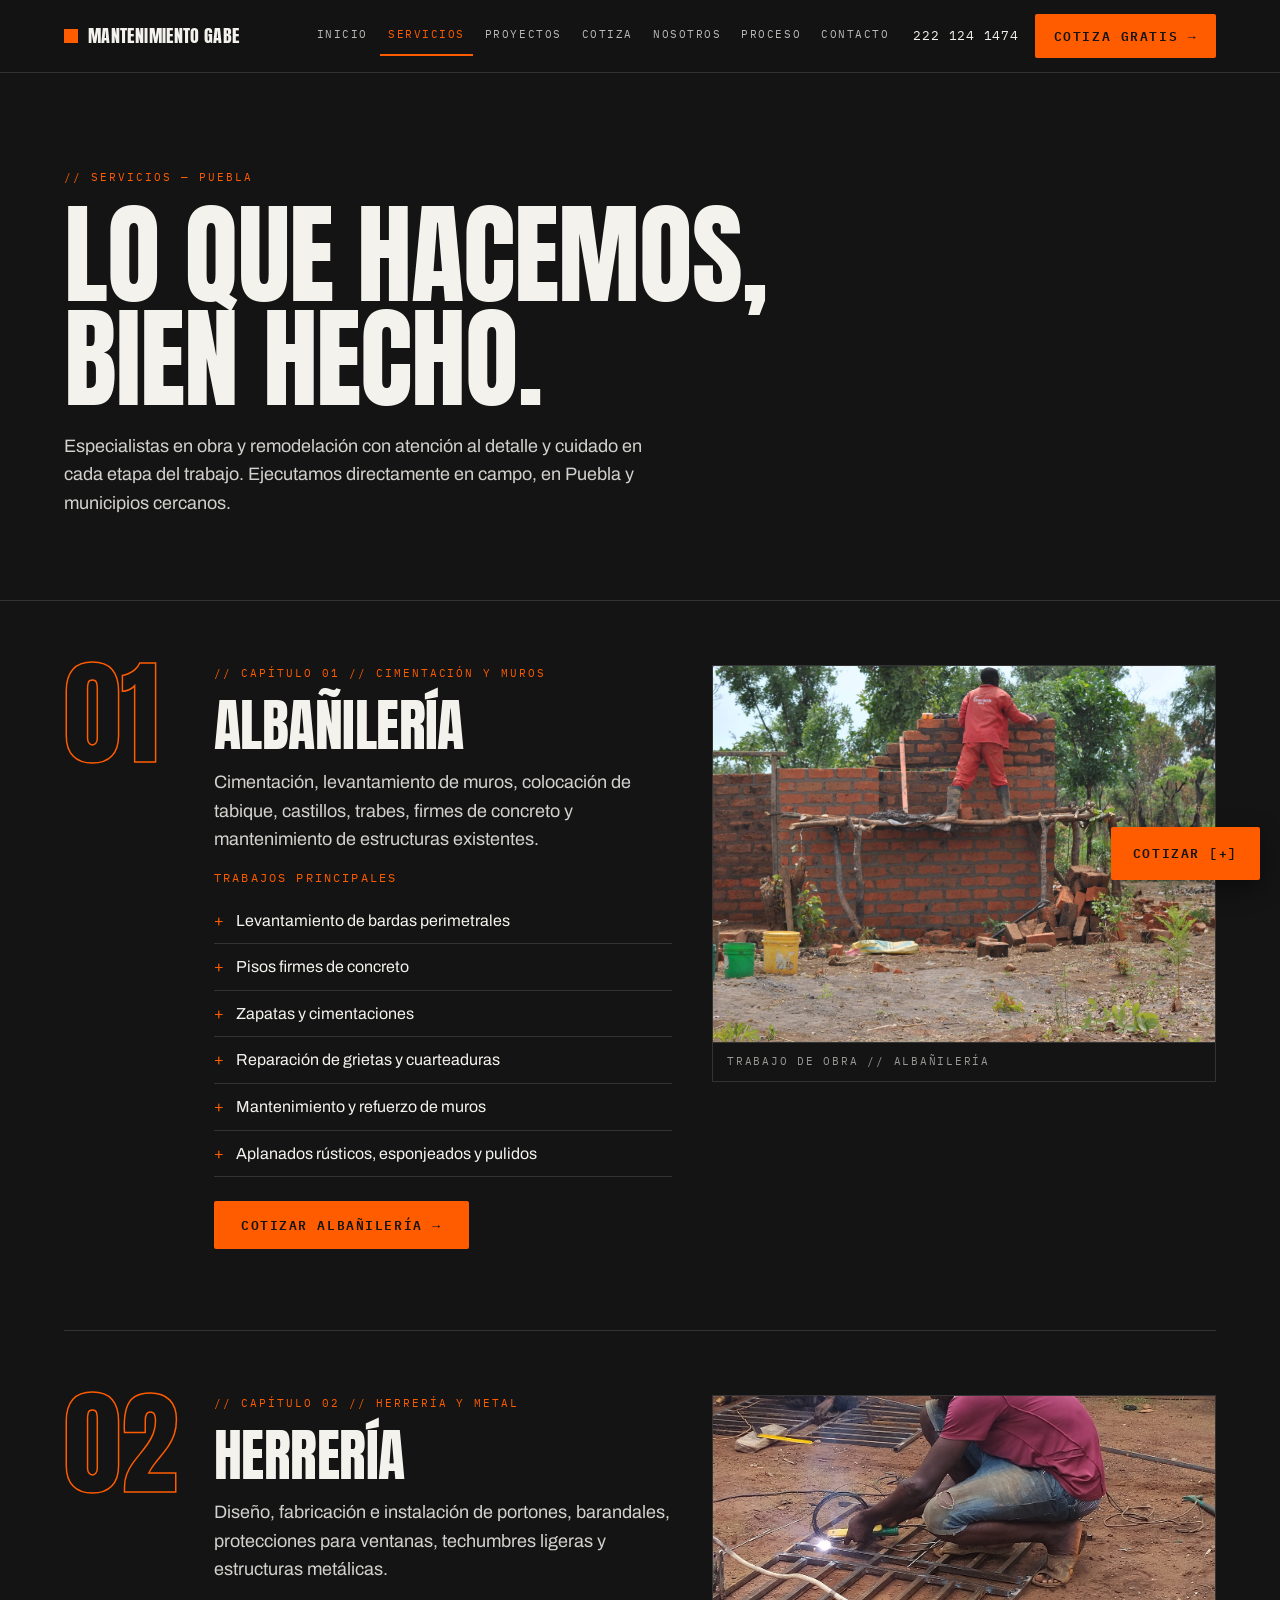
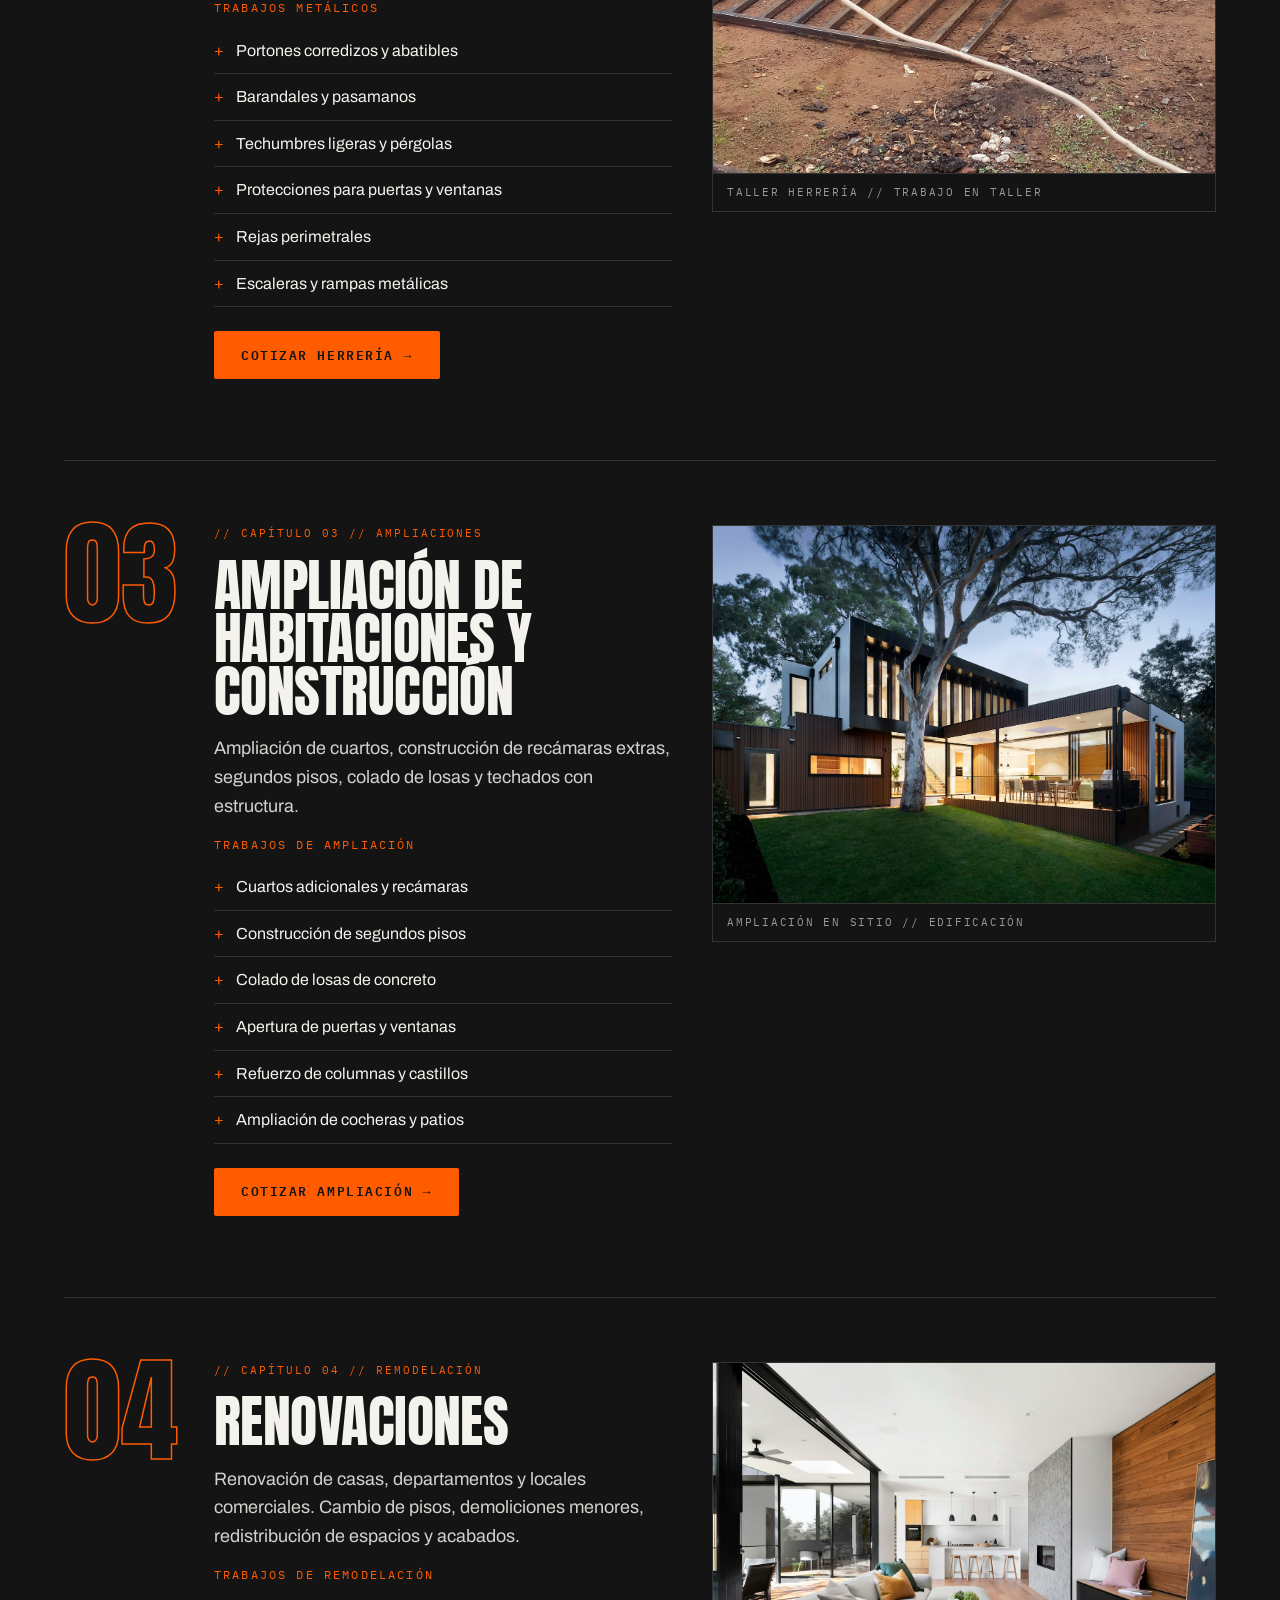
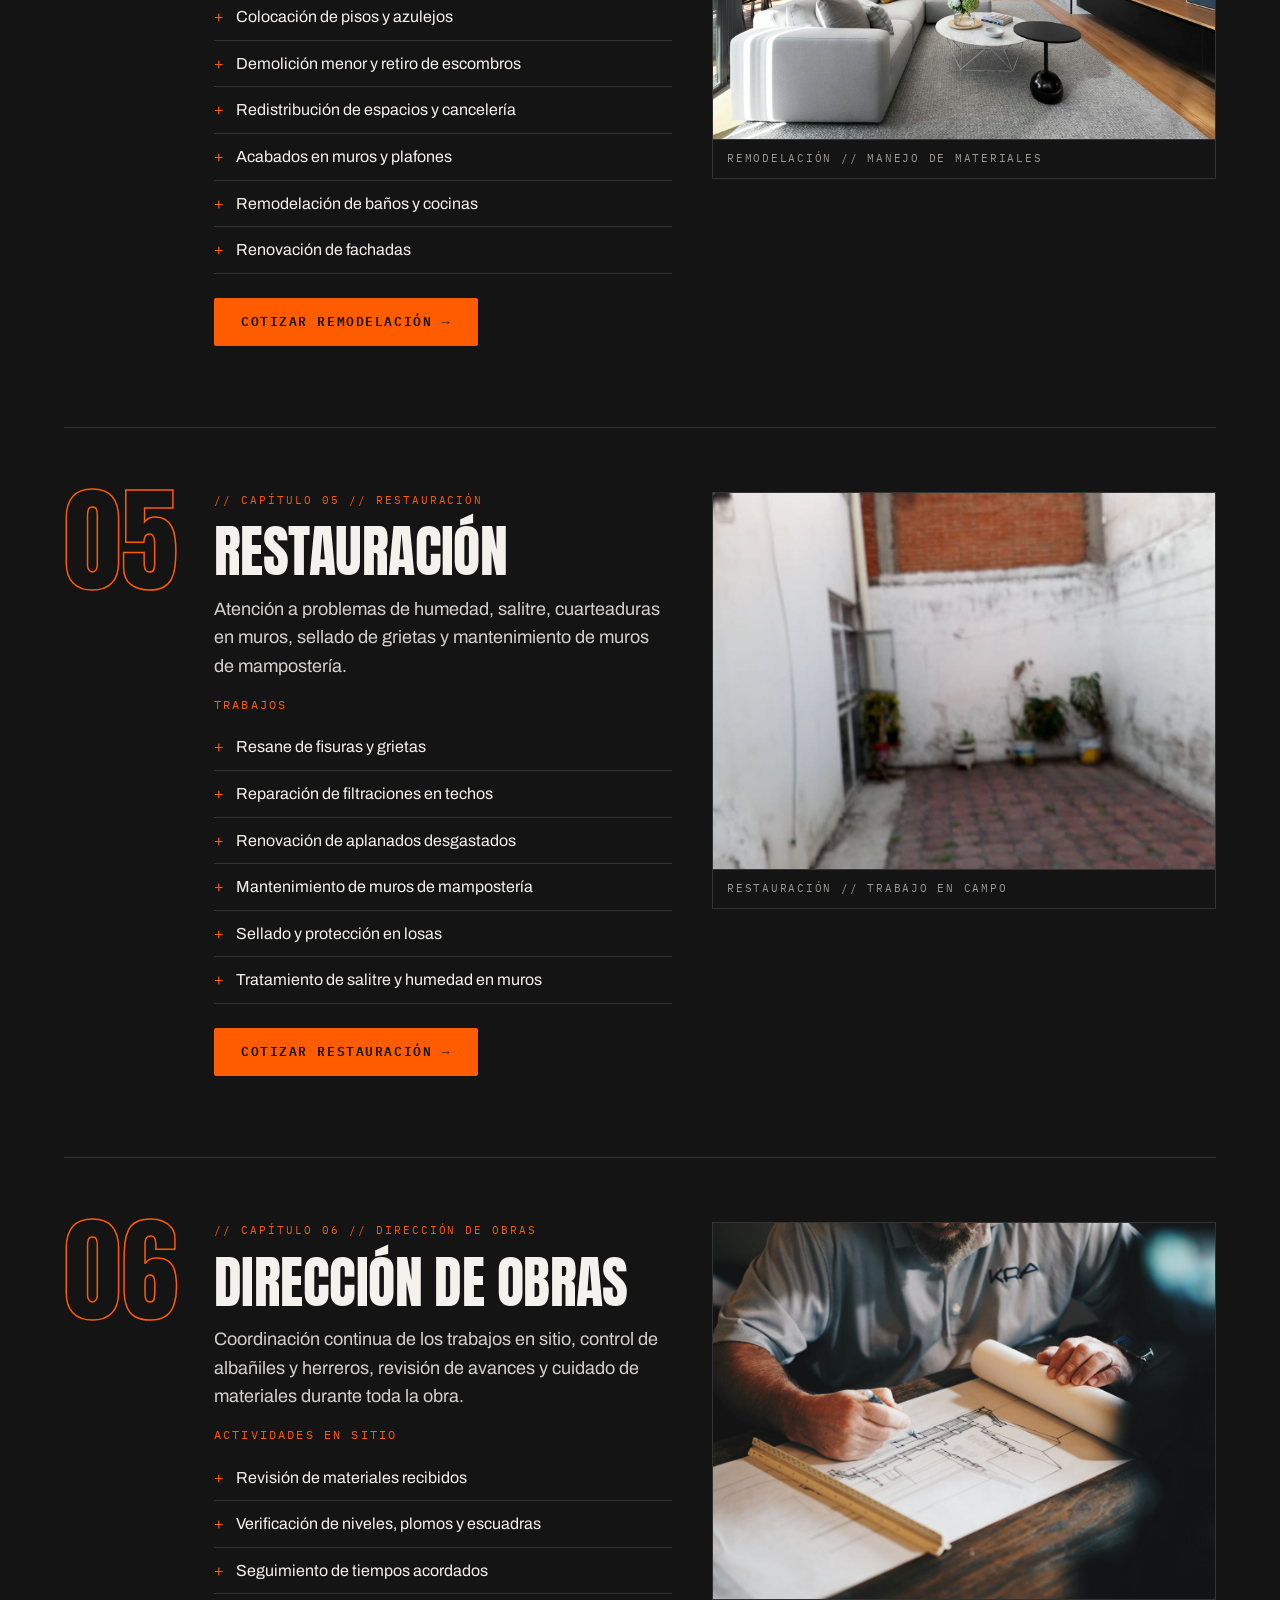
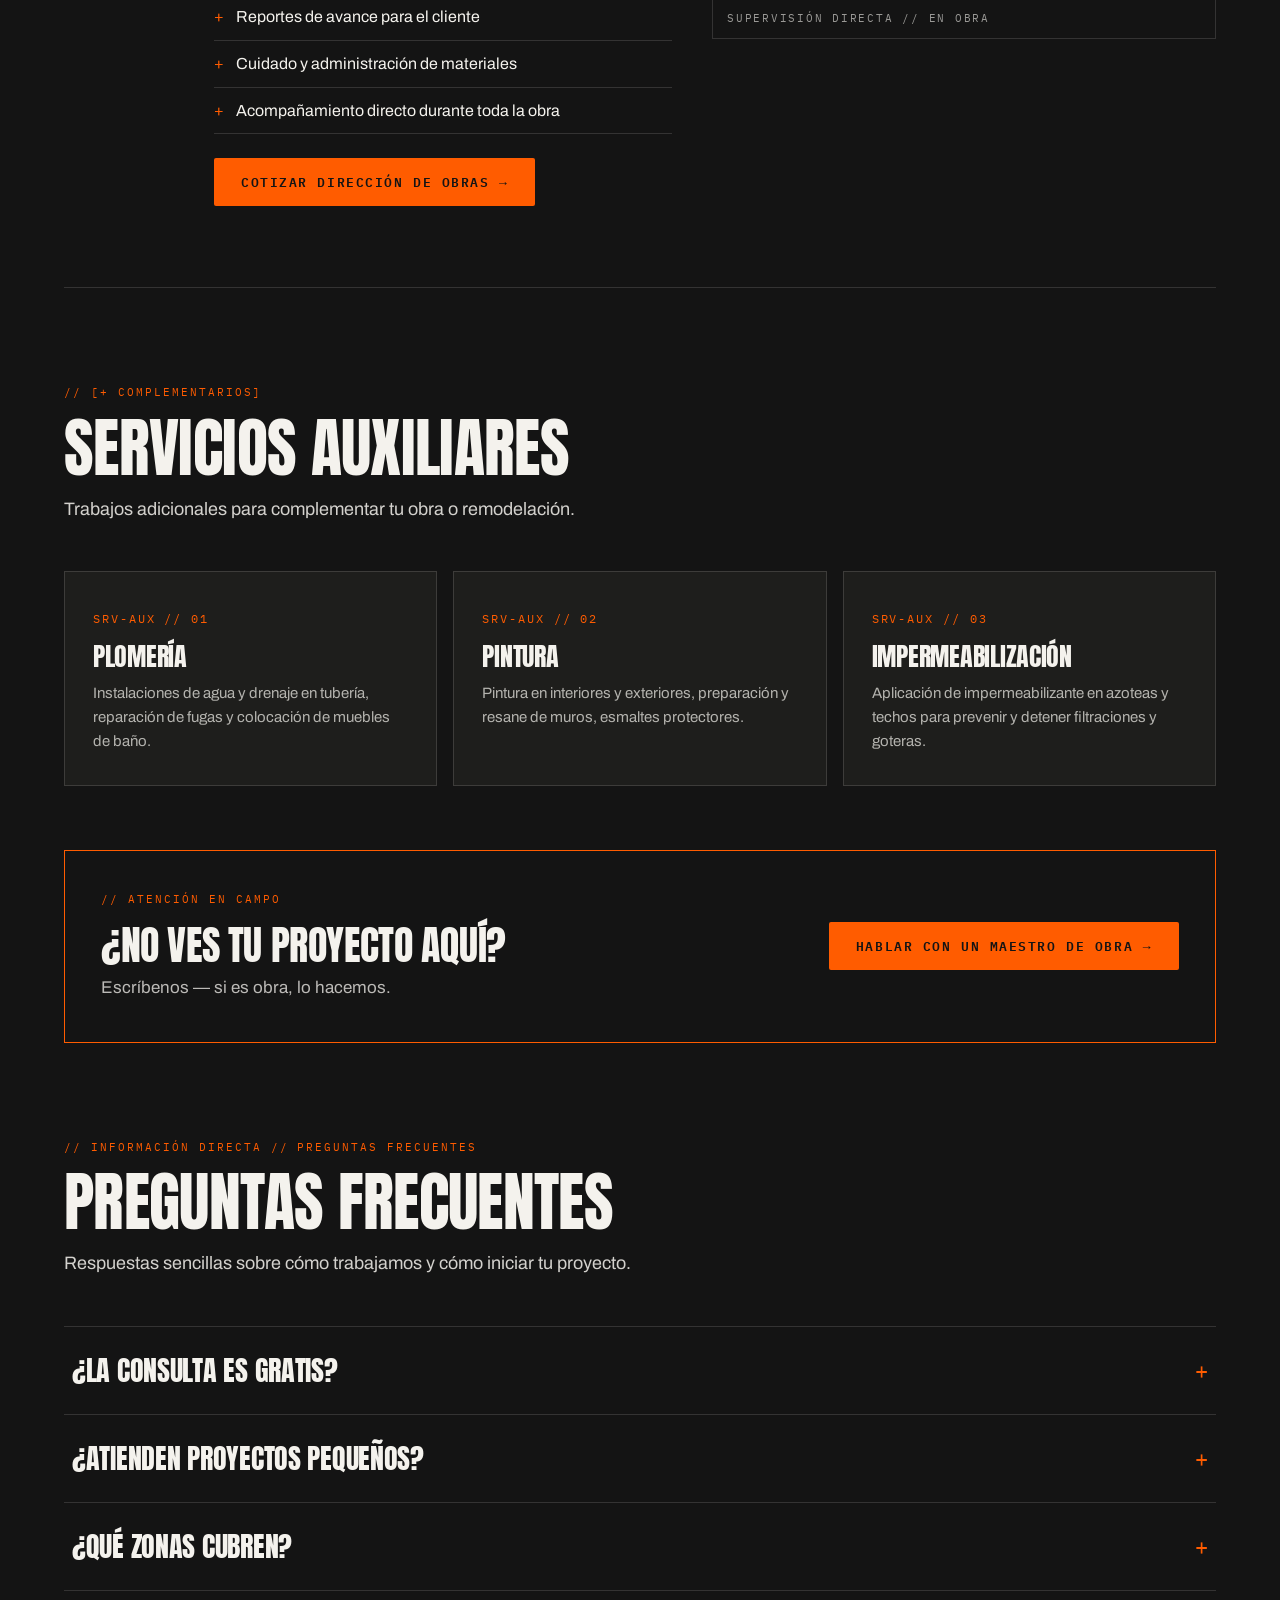
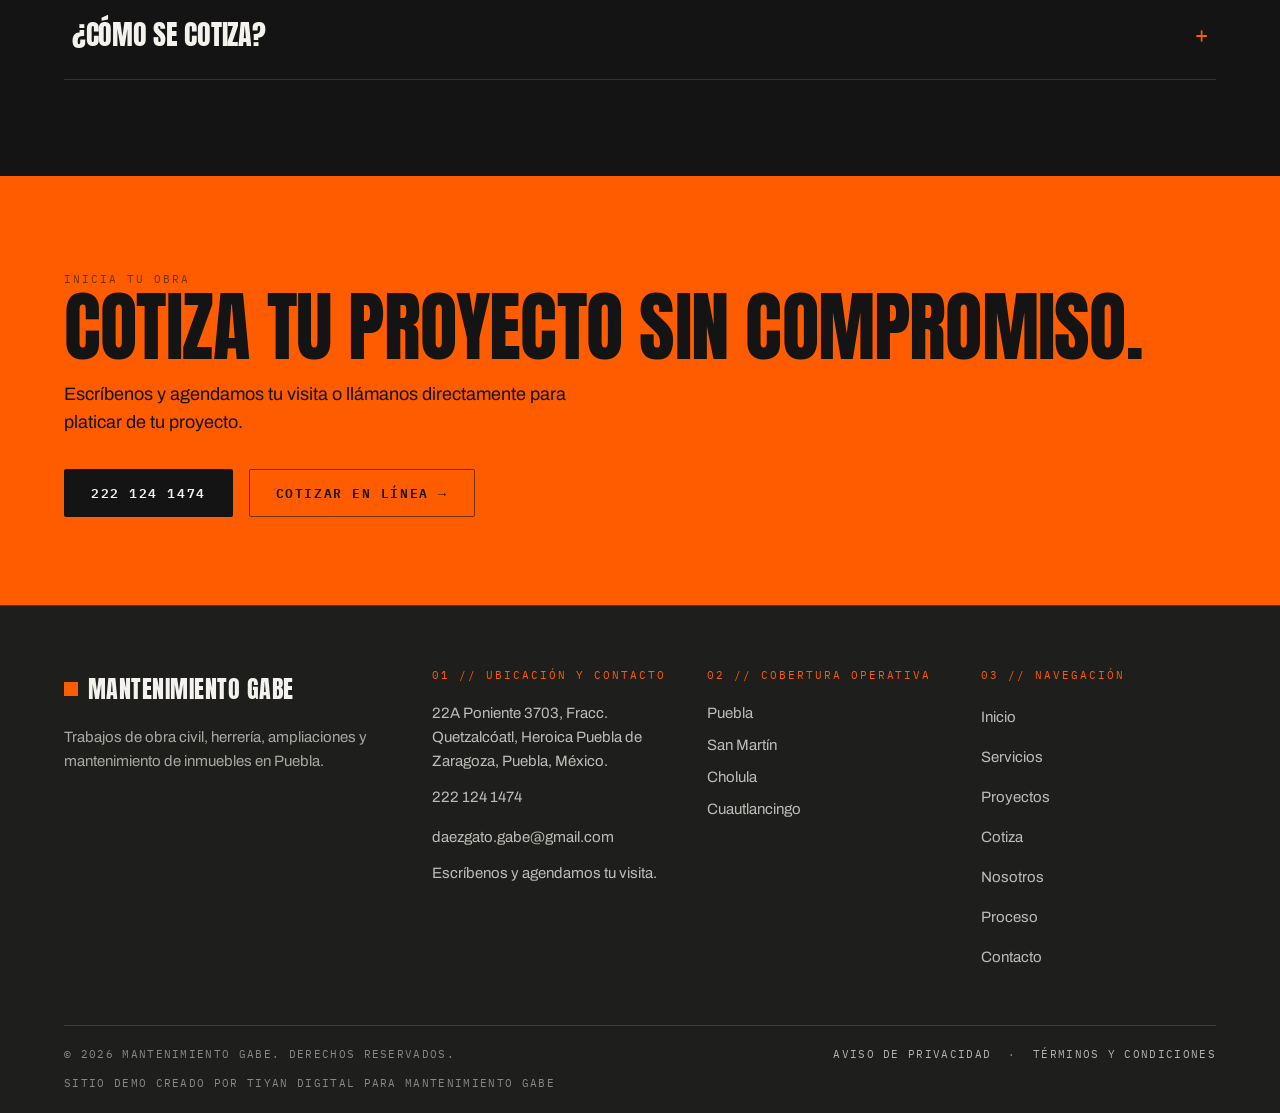
<file: servicios.html>
<!DOCTYPE html>
<html lang="es-MX">
<head>
<meta charset="UTF-8">
<meta name="viewport" content="width=device-width, initial-scale=1.0">
<title>Servicios — Mantenimiento Gabe | Albañilería, Herrería, Ampliaciones en Puebla</title>
<meta name="description" content="Servicios de Mantenimiento Gabe en Puebla: albañilería, herrería, ampliación de habitaciones, renovaciones, restauración y dirección de obras. Consulta gratuita.">
<link rel="stylesheet" href="assets/css/style.css">
</head>
<body>
<a class="skip-link" href="#contenido">Saltar al contenido</a>

<header class="site-header">
  <div class="header-inner">
    <a class="wordmark" href="index.html"><span class="mark" aria-hidden="true"></span>Mantenimiento Gabe</a>
    <button class="nav-toggle" type="button" aria-expanded="false" aria-controls="menu-principal">Menú ☰</button>
    <nav class="main-nav" id="menu-principal" aria-label="Navegación principal">
      <ul>
        <li><a href="index.html">Inicio</a></li>
        <li><a href="servicios.html" aria-current="page">Servicios</a></li>
        <li><a href="proyectos.html">Proyectos</a></li>
        <li><a href="cotiza.html">Cotiza</a></li>
        <li><a href="nosotros.html">Nosotros</a></li>
        <li><a href="proceso.html">Proceso</a></li>
        <li><a href="contacto.html">Contacto</a></li>
      </ul>
    </nav>
    <a class="header-phone" href="tel:+522221241474">222 124 1474</a>
    <a class="btn btn--orange header-cta" href="cotiza.html">Cotiza gratis →</a>
  </div>
</header>

<main id="contenido">

  <section class="page-hero" aria-labelledby="titulo">
    <div class="wrap">
      <span class="eyebrow rise">Servicios — Puebla</span>
      <h1 id="titulo">Lo que hacemos,<br>bien hecho.</h1>
      <p class="lede rise d1">Especialistas en obra y remodelación con atención al detalle y cuidado en cada etapa del trabajo. Ejecutamos directamente en campo, en Puebla y municipios cercanos.</p>
    </div>
  </section>

  <div class="wrap">

    <!-- 01 ALBAÑILERÍA -->
    <section class="svc-block" id="albanileria" aria-labelledby="t-albanileria">
      <span class="big-num" aria-hidden="true">01</span>
      <div>
        <span class="eyebrow">Capítulo 01 // Cimentación y muros</span>
        <h2 id="t-albanileria">Albañilería</h2>
        <p class="scope">Cimentación, levantamiento de muros, colocación de tabique, castillos, trabes, firmes de concreto y mantenimiento de estructuras existentes.</p>
        <div class="includes">
          <h4>Trabajos principales</h4>
          <ul>
            <li>Levantamiento de bardas perimetrales</li>
            <li>Pisos firmes de concreto</li>
            <li>Zapatas y cimentaciones</li>
            <li>Reparación de grietas y cuarteaduras</li>
            <li>Mantenimiento y refuerzo de muros</li>
            <li>Aplanados rústicos, esponjeados y pulidos</li>
          </ul>
        </div>
        <p style="margin-top:24px"><a class="btn btn--orange" href="cotiza.html">Cotizar albañilería →</a></p>
      </div>
      <figure>
        <img src="assets/img/stock-bricklayer.jpg" alt="Albañil levantando un muro de tabique rojo en obra" loading="lazy">
        <figcaption>Trabajo de obra // Albañilería</figcaption>
      </figure>
    </section>

    <!-- 02 HERRERÍA -->
    <section class="svc-block" id="herreria" aria-labelledby="t-herreria">
      <span class="big-num" aria-hidden="true">02</span>
      <div>
        <span class="eyebrow">Capítulo 02 // Herrería y metal</span>
        <h2 id="t-herreria">Herrería</h2>
        <p class="scope">Diseño, fabricación e instalación de portones, barandales, protecciones para ventanas, techumbres ligeras y estructuras metálicas.</p>
        <div class="includes">
          <h4>Trabajos metálicos</h4>
          <ul>
            <li>Portones corredizos y abatibles</li>
            <li>Barandales y pasamanos</li>
            <li>Techumbres ligeras y pérgolas</li>
            <li>Protecciones para puertas y ventanas</li>
            <li>Rejas perimetrales</li>
            <li>Escaleras y rampas metálicas</li>
          </ul>
        </div>
        <p style="margin-top:24px"><a class="btn btn--orange" href="cotiza.html">Cotizar herrería →</a></p>
      </div>
      <figure>
        <img src="assets/img/stock-welder.jpg" alt="Trabajador soldando un portón metálico en taller" loading="lazy">
        <figcaption>Taller herrería // Trabajo en taller</figcaption>
      </figure>
    </section>

    <!-- 03 AMPLIACIÓN -->
    <section class="svc-block" id="ampliacion" aria-labelledby="t-ampliacion">
      <span class="big-num" aria-hidden="true">03</span>
      <div>
        <span class="eyebrow">Capítulo 03 // Ampliaciones</span>
        <h2 id="t-ampliacion">Ampliación de habitaciones y construcción</h2>
        <p class="scope">Ampliación de cuartos, construcción de recámaras extras, segundos pisos, colado de losas y techados con estructura.</p>
        <div class="includes">
          <h4>Trabajos de ampliación</h4>
          <ul>
            <li>Cuartos adicionales y recámaras</li>
            <li>Construcción de segundos pisos</li>
            <li>Colado de losas de concreto</li>
            <li>Apertura de puertas y ventanas</li>
            <li>Refuerzo de columnas y castillos</li>
            <li>Ampliación de cocheras y patios</li>
          </ul>
        </div>
        <p style="margin-top:24px"><a class="btn btn--orange" href="cotiza.html">Cotizar ampliación →</a></p>
      </div>
      <figure>
        <img src="assets/img/stock-house-exterior.jpg" alt="Casa moderna ampliada con estructura de madera y cristal" loading="lazy">
        <figcaption>Ampliación en sitio // Edificación</figcaption>
      </figure>
    </section>

    <!-- 04 RENOVACIONES -->
    <section class="svc-block" id="renovaciones" aria-labelledby="t-renovaciones">
      <span class="big-num" aria-hidden="true">04</span>
      <div>
        <span class="eyebrow">Capítulo 04 // Remodelación</span>
        <h2 id="t-renovaciones">Renovaciones</h2>
        <p class="scope">Renovación de casas, departamentos y locales comerciales. Cambio de pisos, demoliciones menores, redistribución de espacios y acabados.</p>
        <div class="includes">
          <h4>Trabajos de remodelación</h4>
          <ul>
            <li>Colocación de pisos y azulejos</li>
            <li>Demolición menor y retiro de escombros</li>
            <li>Redistribución de espacios y cancelería</li>
            <li>Acabados en muros y plafones</li>
            <li>Remodelación de baños y cocinas</li>
            <li>Renovación de fachadas</li>
          </ul>
        </div>
        <p style="margin-top:24px"><a class="btn btn--orange" href="cotiza.html">Cotizar remodelación →</a></p>
      </div>
      <figure>
        <img src="assets/img/stock-renovation-interior.jpg" alt="Sala remodelada con acabados modernos, sofá gris y madera" loading="lazy">
        <figcaption>Remodelación // Manejo de materiales</figcaption>
      </figure>
    </section>

    <!-- 05 RESTAURACIÓN -->
    <section class="svc-block" id="restauracion" aria-labelledby="t-restauracion">
      <span class="big-num" aria-hidden="true">05</span>
      <div>
        <span class="eyebrow">Capítulo 05 // Restauración</span>
        <h2 id="t-restauracion">Restauración</h2>
        <p class="scope">Atención a problemas de humedad, salitre, cuarteaduras en muros, sellado de grietas y mantenimiento de muros de mampostería.</p>
        <div class="includes">
          <h4>Trabajos</h4>
          <ul>
            <li>Resane de fisuras y grietas</li>
            <li>Reparación de filtraciones en techos</li>
            <li>Renovación de aplanados desgastados</li>
            <li>Mantenimiento de muros de mampostería</li>
            <li>Sellado y protección en losas</li>
            <li>Tratamiento de salitre y humedad en muros</li>
          </ul>
        </div>
        <p style="margin-top:24px"><a class="btn btn--orange" href="cotiza.html">Cotizar restauración →</a></p>
      </div>
      <figure>
        <img src="assets/img/gabe-obra-2.jpg" alt="Patio con muros blancos que requieren mantenimiento y restauración, trabajo de Mantenimiento Gabe" loading="lazy">
        <figcaption>Restauración // Trabajo en campo</figcaption>
      </figure>
    </section>

    <!-- 06 DIRECCIÓN DE OBRAS -->
    <section class="svc-block" id="direccion" aria-labelledby="t-direccion">
      <span class="big-num" aria-hidden="true">06</span>
      <div>
        <span class="eyebrow">Capítulo 06 // Dirección de obras</span>
        <h2 id="t-direccion">Dirección de obras</h2>
        <p class="scope">Coordinación continua de los trabajos en sitio, control de albañiles y herreros, revisión de avances y cuidado de materiales durante toda la obra.</p>
        <div class="includes">
          <h4>Actividades en sitio</h4>
          <ul>
            <li>Revisión de materiales recibidos</li>
            <li>Verificación de niveles, plomos y escuadras</li>
            <li>Seguimiento de tiempos acordados</li>
            <li>Reportes de avance para el cliente</li>
            <li>Cuidado y administración de materiales</li>
            <li>Acompañamiento directo durante toda la obra</li>
          </ul>
        </div>
        <p style="margin-top:24px"><a class="btn btn--orange" href="cotiza.html">Cotizar dirección de obras →</a></p>
      </div>
      <figure>
        <img src="assets/img/stock-blueprint.jpg" alt="Maestro de obra revisando planos de construcción sobre una mesa" loading="lazy">
        <figcaption>Supervisión directa // En obra</figcaption>
      </figure>
    </section>

    <!-- SERVICIOS AUXILIARES -->
    <section class="section" aria-labelledby="aux-titulo" style="padding-bottom:0">
      <div class="section-head rise">
        <span class="eyebrow">[+ Complementarios]</span>
        <h2 id="aux-titulo">Servicios auxiliares</h2>
        <p class="lede">Trabajos adicionales para complementar tu obra o remodelación.</p>
      </div>
      <div class="aux-grid">
        <div class="aux-card rise">
          <span class="num">SRV-AUX // 01</span>
          <h3>Plomería</h3>
          <p>Instalaciones de agua y drenaje en tubería, reparación de fugas y colocación de muebles de baño.</p>
        </div>
        <div class="aux-card rise d1">
          <span class="num">SRV-AUX // 02</span>
          <h3>Pintura</h3>
          <p>Pintura en interiores y exteriores, preparación y resane de muros, esmaltes protectores.</p>
        </div>
        <div class="aux-card rise d2">
          <span class="num">SRV-AUX // 03</span>
          <h3>Impermeabilización</h3>
          <p>Aplicación de impermeabilizante en azoteas y techos para prevenir y detener filtraciones y goteras.</p>
        </div>
      </div>

      <div class="note-block rise">
        <div>
          <span class="eyebrow">Atención en campo</span>
          <h3>¿No ves tu proyecto aquí?</h3>
          <p>Escríbenos — si es obra, lo hacemos.</p>
        </div>
        <a class="btn btn--orange" href="contacto.html">Hablar con un maestro de obra →</a>
      </div>
    </section>

    <!-- FAQ -->
    <section class="section" aria-labelledby="faq-titulo">
      <div class="section-head rise">
        <span class="eyebrow">Información directa // Preguntas frecuentes</span>
        <h2 id="faq-titulo">Preguntas frecuentes</h2>
        <p class="lede">Respuestas sencillas sobre cómo trabajamos y cómo iniciar tu proyecto.</p>
      </div>
      <div class="faq">
        <details>
          <summary><h3>¿La consulta es gratis?</h3><span class="plus" aria-hidden="true">+</span></summary>
          <div class="answer"><p>Sí, completamente sin costo. Escríbenos y agendamos tu visita para revisar el lugar de trabajo, tomar medidas y platicar de tu proyecto.</p></div>
        </details>
        <details>
          <summary><h3>¿Atienden proyectos pequeños?</h3><span class="plus" aria-hidden="true">+</span></summary>
          <div class="answer"><p>Sí — proyectos grandes y pequeños con el mismo cuidado. Desde la reparación de una barda o un trabajo de herrería, hasta la construcción de cuartos o una casa completa.</p></div>
        </details>
        <details>
          <summary><h3>¿Qué zonas cubren?</h3><span class="plus" aria-hidden="true">+</span></summary>
          <div class="answer"><p>Puebla, San Martín, Cholula y Cuautlancingo.</p></div>
        </details>
        <details>
          <summary><h3>¿Cómo se cotiza?</h3><span class="plus" aria-hidden="true">+</span></summary>
          <div class="answer"><p>Escríbenos y agendamos tu visita para revisar tu obra, y con base en las medidas y necesidades te entregamos tu cotización por escrito.</p></div>
        </details>
      </div>
    </section>

  </div>

  <!-- FINAL CTA -->
  <section class="cta-band" aria-labelledby="cta-titulo">
    <div class="wrap">
      <span class="mono-label" style="color:var(--ink)">Inicia tu obra</span>
      <h2 id="cta-titulo">Cotiza tu proyecto sin compromiso.</h2>
      <p>Escríbenos y agendamos tu visita o llámanos directamente para platicar de tu proyecto.</p>
      <div>
        <a class="btn btn--dark" href="tel:+522221241474">222 124 1474</a>
        <a class="btn btn--ghost" href="cotiza.html">Cotizar en línea →</a>
      </div>
    </div>
  </section>

</main>

<footer class="site-footer">
  <div class="wrap">
    <div class="footer-grid">
      <div>
        <a class="wordmark" href="index.html"><span class="mark" aria-hidden="true"></span>Mantenimiento Gabe</a>
        <p>Trabajos de obra civil, herrería, ampliaciones y mantenimiento de inmuebles en Puebla.</p>
      </div>
      <div class="footer-col">
        <h4>01 // Ubicación y contacto</h4>
        <ul>
          <li>22A Poniente 3703, Fracc. Quetzalcóatl, Heroica Puebla de Zaragoza, Puebla, México.</li>
          <li><a href="tel:+522221241474">222 124 1474</a></li>
          <li><a href="mailto:daezgato.gabe@gmail.com">daezgato.gabe@gmail.com</a></li>
          <li>Escríbenos y agendamos tu visita.</li>
        </ul>
      </div>
      <div class="footer-col">
        <h4>02 // Cobertura operativa</h4>
        <ul>
          <li>Puebla</li>
          <li>San Martín</li>
          <li>Cholula</li>
          <li>Cuautlancingo</li>
        </ul>
      </div>
      <div class="footer-col">
        <h4>03 // Navegación</h4>
        <ul>
          <li><a href="index.html">Inicio</a></li>
          <li><a href="servicios.html">Servicios</a></li>
          <li><a href="proyectos.html">Proyectos</a></li>
          <li><a href="cotiza.html">Cotiza</a></li>
          <li><a href="nosotros.html">Nosotros</a></li>
          <li><a href="proceso.html">Proceso</a></li>
          <li><a href="contacto.html">Contacto</a></li>
        </ul>
      </div>
    </div>
    <div class="footer-bottom">
      <span>© <span data-year>2026</span> Mantenimiento Gabe. Derechos reservados.</span>
      <span><a href="aviso-privacidad.html">Aviso de Privacidad</a> &nbsp;·&nbsp; <a href="terminos.html">Términos y Condiciones</a></span>
      <span>Sitio demo creado por Tiyan Digital para Mantenimiento Gabe</span>
    </div>
  </div>
</footer>

<a class="fab" href="cotiza.html">Cotizar [+]</a>
<script src="assets/js/main.js" defer></script>
</body>
</html>
</file>
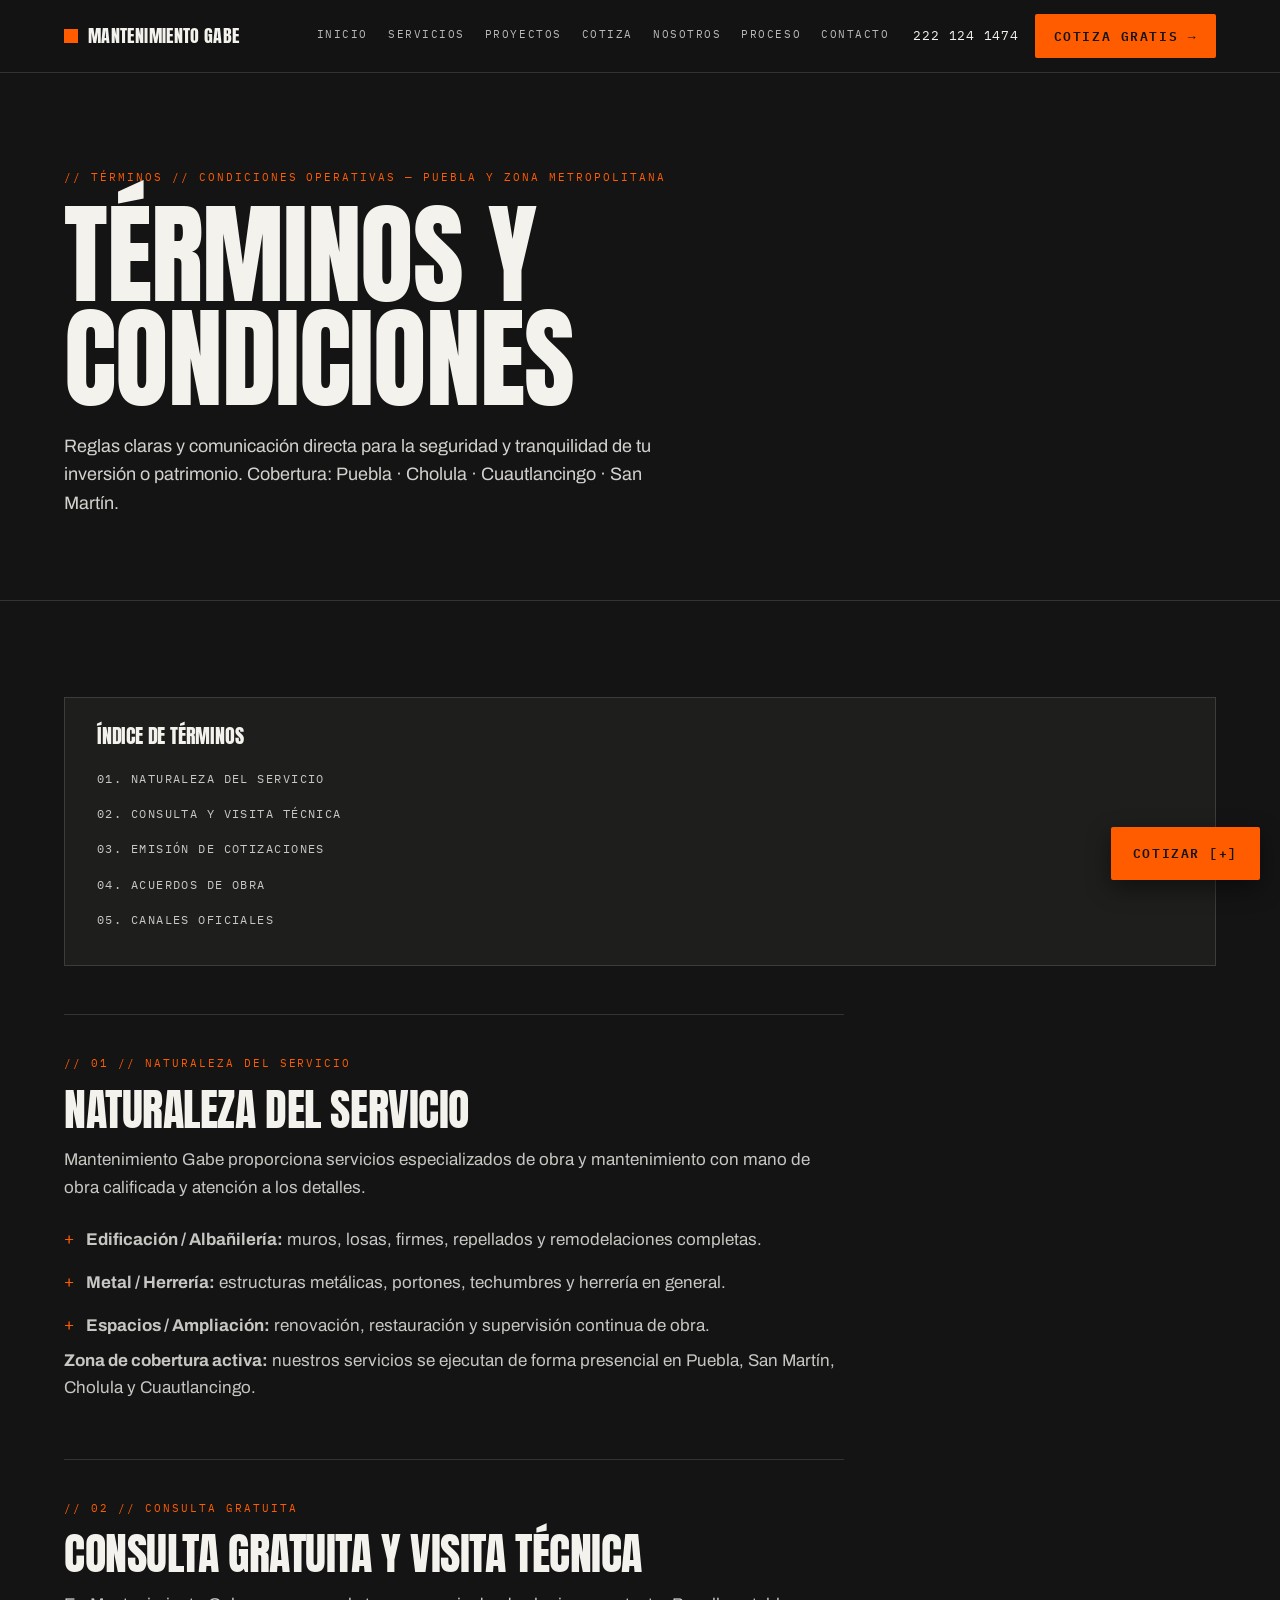
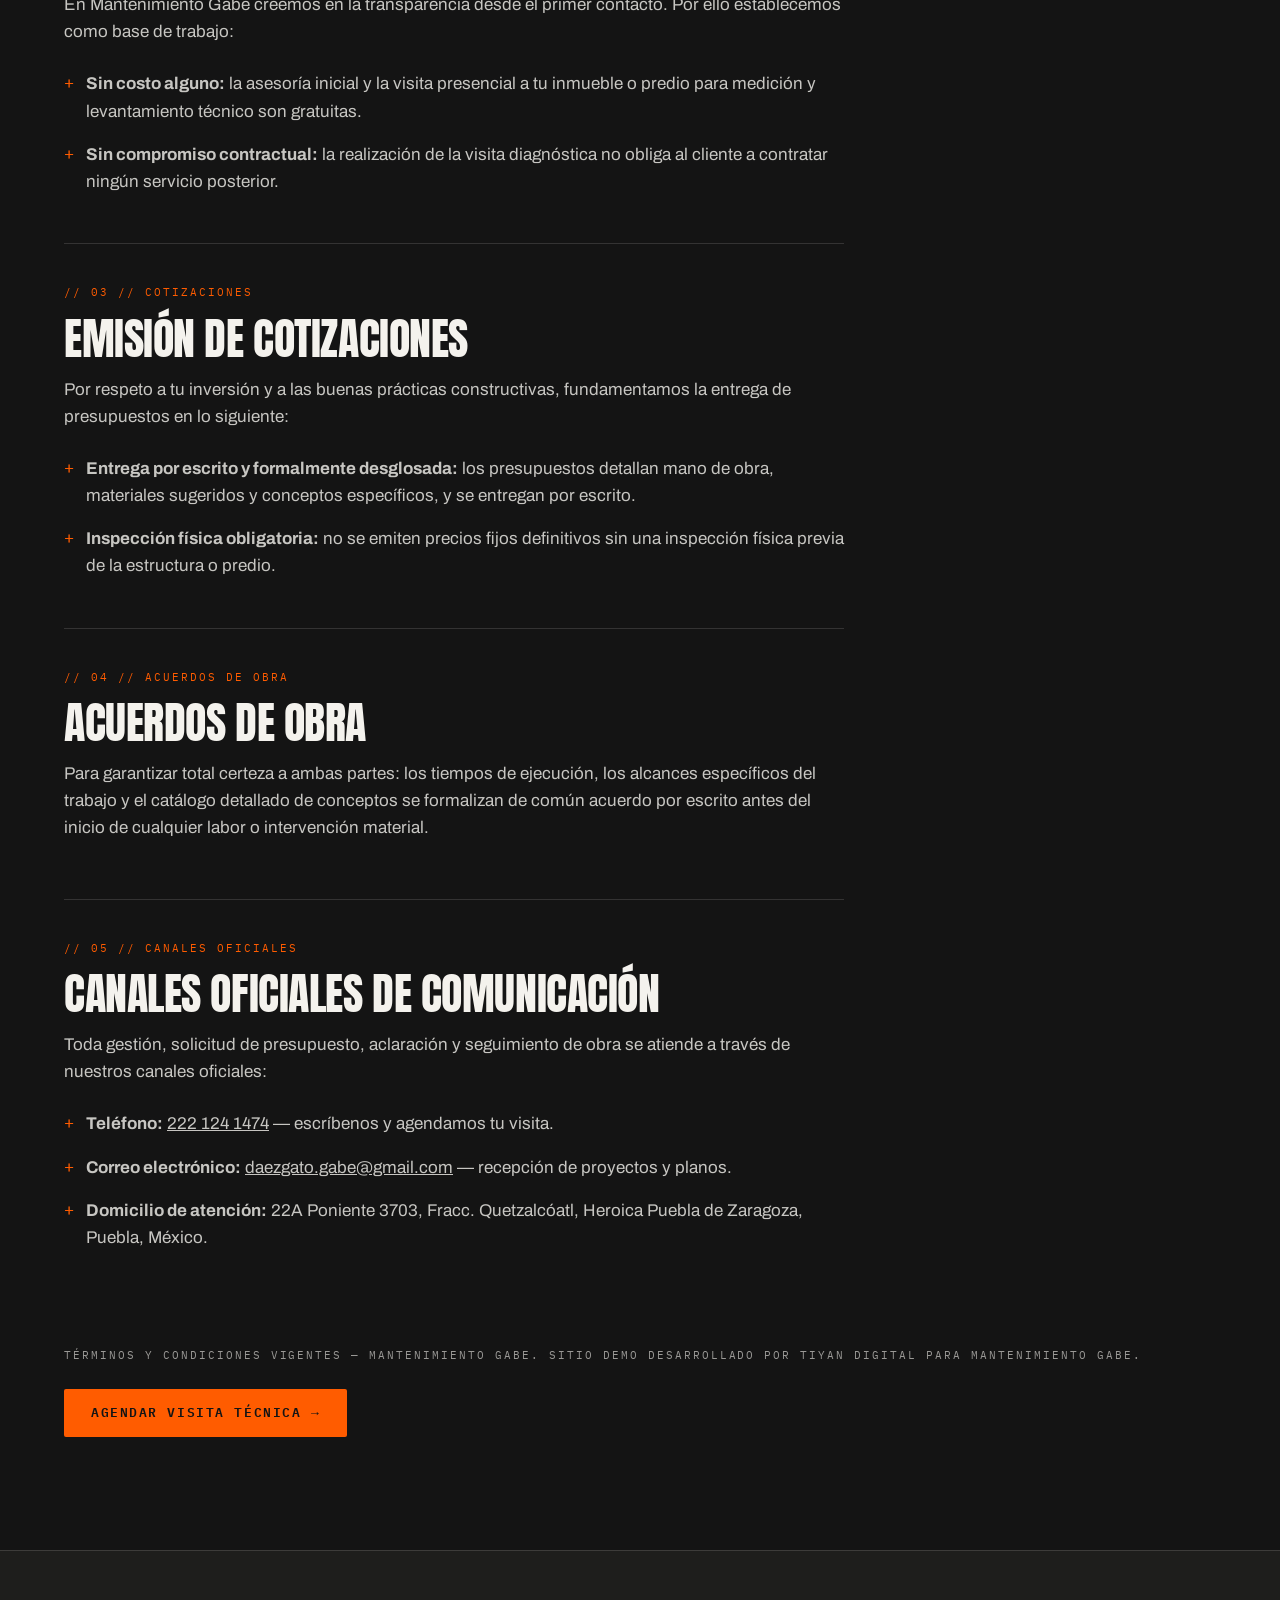
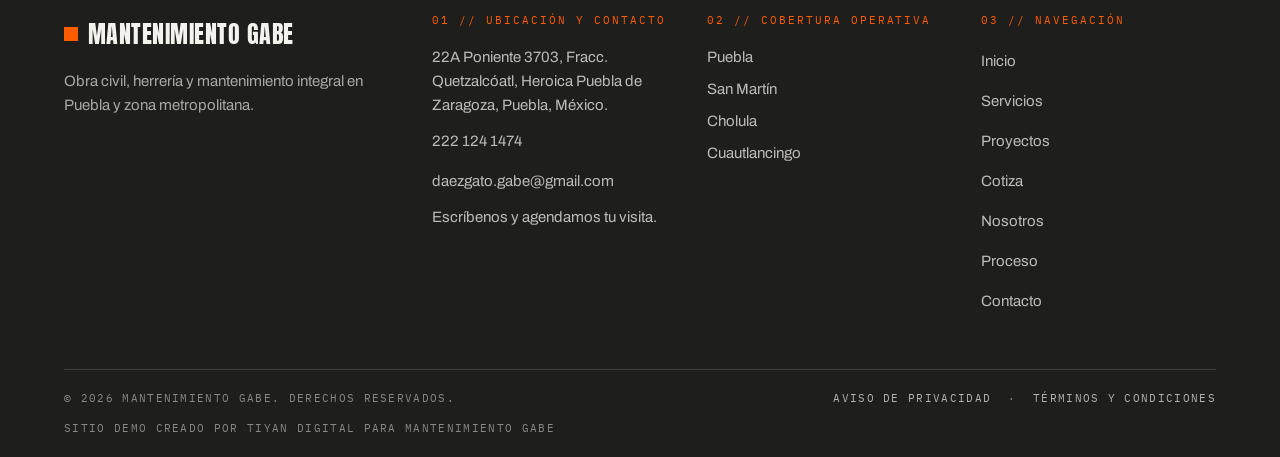
<file: terminos.html>
<!DOCTYPE html>
<html lang="es-MX">
<head>
<meta charset="UTF-8">
<meta name="viewport" content="width=device-width, initial-scale=1.0">
<title>Términos y Condiciones — Mantenimiento Gabe</title>
<meta name="description" content="Términos y Condiciones del servicio de Mantenimiento Gabe, Puebla, México. Consulta gratuita, cotizaciones por escrito y canales oficiales de contacto.">
<link rel="stylesheet" href="assets/css/style.css">
</head>
<body>
<a class="skip-link" href="#contenido">Saltar al contenido</a>

<header class="site-header">
  <div class="header-inner">
    <a class="wordmark" href="index.html"><span class="mark" aria-hidden="true"></span>Mantenimiento Gabe</a>
    <button class="nav-toggle" type="button" aria-expanded="false" aria-controls="menu-principal">Menú ☰</button>
    <nav class="main-nav" id="menu-principal" aria-label="Navegación principal">
      <ul>
        <li><a href="index.html">Inicio</a></li>
        <li><a href="servicios.html">Servicios</a></li>
        <li><a href="proyectos.html">Proyectos</a></li>
        <li><a href="cotiza.html">Cotiza</a></li>
        <li><a href="nosotros.html">Nosotros</a></li>
        <li><a href="proceso.html">Proceso</a></li>
        <li><a href="contacto.html">Contacto</a></li>
      </ul>
    </nav>
    <a class="header-phone" href="tel:+522221241474">222 124 1474</a>
    <a class="btn btn--orange header-cta" href="cotiza.html">Cotiza gratis →</a>
  </div>
</header>

<main id="contenido">
  <section class="page-hero" aria-labelledby="titulo">
    <div class="wrap">
      <span class="eyebrow rise">Términos // Condiciones operativas — Puebla y zona metropolitana</span>
      <h1 id="titulo">Términos y<br>condiciones</h1>
      <p class="lede rise d1">Reglas claras y comunicación directa para la seguridad y tranquilidad de tu inversión o patrimonio. Cobertura: Puebla · Cholula · Cuautlancingo · San Martín.</p>
    </div>
  </section>

  <section class="section">
    <div class="wrap">
      <nav class="legal-index" aria-label="Índice de términos">
        <h2>Índice de términos</h2>
        <a href="#naturaleza">01. Naturaleza del servicio</a>
        <a href="#consulta">02. Consulta y visita técnica</a>
        <a href="#cotizaciones">03. Emisión de cotizaciones</a>
        <a href="#acuerdos">04. Acuerdos de obra</a>
        <a href="#canales">05. Canales oficiales</a>
      </nav>

      <section class="legal-sec" id="naturaleza" aria-labelledby="t-naturaleza">
        <span class="eyebrow">01 // Naturaleza del servicio</span>
        <h2 id="t-naturaleza">Naturaleza del servicio</h2>
        <p>Mantenimiento Gabe proporciona servicios especializados de obra y mantenimiento con mano de obra calificada y atención a los detalles.</p>
        <ul>
          <li><strong>Edificación / Albañilería:</strong> muros, losas, firmes, repellados y remodelaciones completas.</li>
          <li><strong>Metal / Herrería:</strong> estructuras metálicas, portones, techumbres y herrería en general.</li>
          <li><strong>Espacios / Ampliación:</strong> renovación, restauración y supervisión continua de obra.</li>
        </ul>
        <p><strong>Zona de cobertura activa:</strong> nuestros servicios se ejecutan de forma presencial en Puebla, San Martín, Cholula y Cuautlancingo.</p>
      </section>

      <section class="legal-sec" id="consulta" aria-labelledby="t-consulta">
        <span class="eyebrow">02 // Consulta gratuita</span>
        <h2 id="t-consulta">Consulta gratuita y visita técnica</h2>
        <p>En Mantenimiento Gabe creemos en la transparencia desde el primer contacto. Por ello establecemos como base de trabajo:</p>
        <ul>
          <li><strong>Sin costo alguno:</strong> la asesoría inicial y la visita presencial a tu inmueble o predio para medición y levantamiento técnico son gratuitas.</li>
          <li><strong>Sin compromiso contractual:</strong> la realización de la visita diagnóstica no obliga al cliente a contratar ningún servicio posterior.</li>
        </ul>
      </section>

      <section class="legal-sec" id="cotizaciones" aria-labelledby="t-cotizaciones">
        <span class="eyebrow">03 // Cotizaciones</span>
        <h2 id="t-cotizaciones">Emisión de cotizaciones</h2>
        <p>Por respeto a tu inversión y a las buenas prácticas constructivas, fundamentamos la entrega de presupuestos en lo siguiente:</p>
        <ul>
          <li><strong>Entrega por escrito y formalmente desglosada:</strong> los presupuestos detallan mano de obra, materiales sugeridos y conceptos específicos, y se entregan por escrito.</li>
          <li><strong>Inspección física obligatoria:</strong> no se emiten precios fijos definitivos sin una inspección física previa de la estructura o predio.</li>
        </ul>
      </section>

      <section class="legal-sec" id="acuerdos" aria-labelledby="t-acuerdos">
        <span class="eyebrow">04 // Acuerdos de obra</span>
        <h2 id="t-acuerdos">Acuerdos de obra</h2>
        <p>Para garantizar total certeza a ambas partes: los tiempos de ejecución, los alcances específicos del trabajo y el catálogo detallado de conceptos se formalizan de común acuerdo por escrito antes del inicio de cualquier labor o intervención material.</p>
      </section>

      <section class="legal-sec" id="canales" aria-labelledby="t-canales">
        <span class="eyebrow">05 // Canales oficiales</span>
        <h2 id="t-canales">Canales oficiales de comunicación</h2>
        <p>Toda gestión, solicitud de presupuesto, aclaración y seguimiento de obra se atiende a través de nuestros canales oficiales:</p>
        <ul>
          <li><strong>Teléfono:</strong> <a href="tel:+522221241474">222 124 1474</a> — escríbenos y agendamos tu visita.</li>
          <li><strong>Correo electrónico:</strong> <a href="mailto:daezgato.gabe@gmail.com">daezgato.gabe@gmail.com</a> — recepción de proyectos y planos.</li>
          <li><strong>Domicilio de atención:</strong> 22A Poniente 3703, Fracc. Quetzalcóatl, Heroica Puebla de Zaragoza, Puebla, México.</li>
        </ul>
      </section>

      <p class="mono-label" style="margin-top:48px;">Términos y condiciones vigentes — Mantenimiento Gabe. Sitio demo desarrollado por Tiyan Digital para Mantenimiento Gabe.</p>
      <p style="margin-top:24px;"><a class="btn btn--orange" href="cotiza.html">Agendar visita técnica →</a></p>
    </div>
  </section>
</main>

<footer class="site-footer">
  <div class="wrap">
    <div class="footer-grid">
      <div>
        <a class="wordmark" href="index.html"><span class="mark" aria-hidden="true"></span>Mantenimiento Gabe</a>
        <p>Obra civil, herrería y mantenimiento integral en Puebla y zona metropolitana.</p>
      </div>
      <div class="footer-col">
        <h4>01 // Ubicación y contacto</h4>
        <ul>
          <li>22A Poniente 3703, Fracc. Quetzalcóatl, Heroica Puebla de Zaragoza, Puebla, México.</li>
          <li><a href="tel:+522221241474">222 124 1474</a></li>
          <li><a href="mailto:daezgato.gabe@gmail.com">daezgato.gabe@gmail.com</a></li>
          <li>Escríbenos y agendamos tu visita.</li>
        </ul>
      </div>
      <div class="footer-col">
        <h4>02 // Cobertura operativa</h4>
        <ul>
          <li>Puebla</li>
          <li>San Martín</li>
          <li>Cholula</li>
          <li>Cuautlancingo</li>
        </ul>
      </div>
      <div class="footer-col">
        <h4>03 // Navegación</h4>
        <ul>
          <li><a href="index.html">Inicio</a></li>
          <li><a href="servicios.html">Servicios</a></li>
          <li><a href="proyectos.html">Proyectos</a></li>
          <li><a href="cotiza.html">Cotiza</a></li>
          <li><a href="nosotros.html">Nosotros</a></li>
          <li><a href="proceso.html">Proceso</a></li>
          <li><a href="contacto.html">Contacto</a></li>
        </ul>
      </div>
    </div>
    <div class="footer-bottom">
      <span>© <span data-year>2026</span> Mantenimiento Gabe. Derechos reservados.</span>
      <span><a href="aviso-privacidad.html">Aviso de Privacidad</a> &nbsp;·&nbsp; <a href="terminos.html">Términos y Condiciones</a></span>
      <span>Sitio demo creado por Tiyan Digital para Mantenimiento Gabe</span>
    </div>
  </div>
</footer>

<a class="fab" href="cotiza.html">Cotizar [+]</a>
<script src="assets/js/main.js" defer></script>
</body>
</html>
</file>
<file: assets/css/style.css>
/* ============================================================
   MANTENIMIENTO GABE — OBRA VIVA design system
   Tokens: charcoal #141414 / concrete #E8E6E1 / safety-orange #FF5C00
   (single accent) / hazard-yellow #FFC400 sparingly.
   Type: Anton (display) + Archivo (body) + IBM Plex Mono (labels).
   First rule sets the page background — no white flash.
   ============================================================ */
/* Self-hosted fonts (SIL OFL) — no external font requests. */
@font-face { font-family: "Anton"; font-style: normal; font-weight: 400; font-display: swap; src: url("../fonts/Anton-400.woff2") format("woff2"); }
@font-face { font-family: "Archivo"; font-style: normal; font-weight: 400 700; font-display: swap; src: url("../fonts/Archivo-Variable.woff2") format("woff2"); }
@font-face { font-family: "Archivo"; font-style: italic; font-weight: 400; font-display: swap; src: url("../fonts/Archivo-400i.woff2") format("woff2"); }
@font-face { font-family: "IBM Plex Mono"; font-style: normal; font-weight: 400; font-display: swap; src: url("../fonts/IBMPlexMono-400.woff2") format("woff2"); }
@font-face { font-family: "IBM Plex Mono"; font-style: normal; font-weight: 500; font-display: swap; src: url("../fonts/IBMPlexMono-500.woff2") format("woff2"); }
@font-face { font-family: "IBM Plex Mono"; font-style: normal; font-weight: 600; font-display: swap; src: url("../fonts/IBMPlexMono-600.woff2") format("woff2"); }
html { background: #141414; }
*, *::before, *::after { box-sizing: border-box; }
:root {
  --ink: #141414;
  --ink-2: #1e1e1c;
  --ink-3: #262624;
  --concrete: #e8e6e1;
  --paper: #f4f2ed;
  --muted: #8a8781;
  --muted-dark: #6f6c66;
  --orange: #ff5c00;
  --orange-ink: #141414;
  --hazard: #ffc400;
  --line-dark: rgba(244, 242, 237, .14);
  --line-light: rgba(20, 20, 20, .14);
  --font-display: "Anton", "Arial Narrow", "Impact", sans-serif;
  --font-body: "Archivo", "Helvetica Neue", Arial, sans-serif;
  --font-mono: "IBM Plex Mono", "SFMono-Regular", Consolas, monospace;
  --max: 1200px;
  --ease-out: cubic-bezier(.16, 1, .3, 1);
}
html { scroll-behavior: smooth; }
body {
  margin: 0;
  background: var(--ink);
  color: var(--paper);
  font-family: var(--font-body);
  font-size: 17px;
  line-height: 1.6;
  -webkit-font-smoothing: antialiased;
}
::selection { background: var(--orange); color: var(--ink); }
img { display: block; max-width: 100%; height: auto; }
a { color: inherit; }
a:focus-visible, button:focus-visible, input:focus-visible,
select:focus-visible, textarea:focus-visible, summary:focus-visible {
  outline: 3px solid var(--orange);
  outline-offset: 2px;
}
h1, h2, h3, h4 { font-family: var(--font-display); font-weight: 400; text-transform: uppercase; letter-spacing: -.01em; line-height: .95; margin: 0; }
h1 { font-size: clamp(48px, 9vw, 110px); }
h2 { font-size: clamp(36px, 5vw, 64px); }
h3 { font-size: clamp(24px, 3vw, 34px); line-height: 1.05; }
p { margin: 0 0 1em; }
ul, ol { margin: 0; padding: 0; list-style: none; }

.wrap { width: 100%; max-width: var(--max); margin: 0 auto; padding: 0 24px; }
.eyebrow {
  font-family: var(--font-mono); font-size: 11px; letter-spacing: .18em;
  text-transform: uppercase; color: var(--orange); display: block; margin-bottom: 16px;
}
.eyebrow::before { content: "// "; color: var(--orange); }
.mono-label {
  font-family: var(--font-mono); font-size: 11px; letter-spacing: .18em;
  text-transform: uppercase; opacity: .6;
}
.lede { font-size: 18px; line-height: 1.6; max-width: 62ch; color: rgba(244, 242, 237, .85); }
.section { padding: 96px 0; position: relative; }
.section--light { background: var(--concrete); color: var(--ink); }
.section--light .lede { color: rgba(20, 20, 20, .78); }
.section--light .eyebrow { color: #c2410a; }
.ghost-num {
  position: absolute; top: 24px; right: 0;
  font-family: var(--font-display); font-size: clamp(120px, 18vw, 240px);
  line-height: .8; color: transparent; -webkit-text-stroke: 1px rgba(244, 242, 237, .08);
  pointer-events: none; user-select: none;
}
.section--light .ghost-num { -webkit-text-stroke: 1px rgba(20, 20, 20, .08); }
.section-head { position: relative; margin-bottom: 48px; }
.section-head h2 { margin-bottom: 16px; }
.skip-link {
  position: absolute; left: -9999px; top: 0; z-index: 200;
  background: var(--orange); color: var(--ink); padding: 12px 20px;
  font-family: var(--font-mono); font-size: 13px; text-transform: uppercase;
}
.skip-link:focus { left: 0; }

/* ---------- hazard stripes ---------- */
.hazard {
  height: 10px;
  background: repeating-linear-gradient(-45deg, var(--orange) 0 14px, var(--hazard) 14px 28px);
}
.hazard--thin { height: 6px; }

/* ---------- buttons ---------- */
.btn {
  display: inline-flex; align-items: center; gap: 10px;
  font-family: var(--font-mono); font-size: 13px; font-weight: 600;
  letter-spacing: .12em; text-transform: uppercase; text-decoration: none;
  padding: 16px 26px; border: 1px solid transparent; border-radius: 2px;
  cursor: pointer; transition: transform .2s var(--ease-out), background .2s, color .2s;
  min-height: 48px; line-height: 1; white-space: nowrap; flex: none;
}
.btn:hover { transform: scale(1.03); }
.btn--orange { background: var(--orange); color: var(--ink); }
.btn--orange:hover { background: #ff6f1f; }
.btn--ghost { border-color: rgba(244, 242, 237, .5); color: var(--paper); background: transparent; }
.btn--ghost:hover { border-color: var(--paper); }
.btn--dark { background: var(--ink); color: var(--paper); }
.btn--light { background: var(--paper); color: var(--ink); }
.btn--block { width: 100%; justify-content: center; }

/* ---------- header ---------- */
.site-header {
  position: sticky; top: 0; z-index: 100;
  background: rgba(20, 20, 20, .96);
  border-bottom: 1px solid var(--line-dark);
  backdrop-filter: blur(6px);
}
.header-inner {
  max-width: var(--max); margin: 0 auto; padding: 0 24px;
  display: flex; align-items: center; gap: 28px; height: 72px;
}
.wordmark {
  display: flex; align-items: center; gap: 10px; text-decoration: none;
  font-family: var(--font-display); font-size: 20px; letter-spacing: .02em;
  text-transform: uppercase; color: var(--paper); white-space: nowrap;
}
.wordmark .mark { width: 14px; height: 14px; background: var(--orange); flex: none; }
.main-nav { margin-left: auto; }
.main-nav ul { display: flex; gap: 4px; }
.main-nav a {
  display: block; padding: 10px 12px; text-decoration: none;
  font-family: var(--font-mono); font-size: 11px; letter-spacing: .14em; text-transform: uppercase;
  color: rgba(244, 242, 237, .75); border-bottom: 2px solid transparent;
}
.main-nav a:hover { color: var(--paper); }
.main-nav a[aria-current="page"] { color: var(--orange); border-bottom-color: var(--orange); }
.header-phone {
  font-family: var(--font-mono); font-size: 13px; letter-spacing: .06em;
  color: var(--paper); text-decoration: none; white-space: nowrap;
}
.header-phone:hover { color: var(--orange); }
.header-cta { padding: 12px 18px; min-height: 44px; }
.nav-toggle {
  display: none; margin-left: auto; background: none; border: 1px solid var(--line-dark);
  color: var(--paper); font-family: var(--font-mono); font-size: 12px; letter-spacing: .14em;
  text-transform: uppercase; padding: 10px 14px; cursor: pointer; min-height: 44px;
}

/* ---------- floating CTA ---------- */
.fab {
  position: fixed; right: 20px; bottom: 20px; z-index: 90;
  background: var(--orange); color: var(--ink); text-decoration: none;
  font-family: var(--font-mono); font-size: 13px; font-weight: 600; letter-spacing: .12em;
  text-transform: uppercase; padding: 16px 22px; border-radius: 2px;
  box-shadow: 0 8px 24px rgba(0, 0, 0, .45);
  transition: transform .2s var(--ease-out);
}
.fab:hover { transform: scale(1.05); }

/* ---------- hero ---------- */
.hero { position: relative; overflow: hidden; background: var(--ink); }
.hero-media { position: absolute; inset: 0; }
.hero-media img { width: 100%; height: 100%; object-fit: cover; object-position: center 35%; }
.hero-media::after {
  content: ""; position: absolute; inset: 0;
  background: linear-gradient(180deg, rgba(20,20,20,.55) 0%, rgba(20,20,20,.35) 45%, rgba(20,20,20,.92) 100%);
}
.hero-inner { position: relative; z-index: 2; padding: 120px 24px 96px; max-width: var(--max); margin: 0 auto; }
.hero h1 { color: var(--paper); }
.hero h1 .line { display: block; overflow: hidden; }
.hero h1 .line > span { display: block; }
.hero h1 .accent { color: var(--orange); }
.hero .lede { margin: 28px 0 36px; font-size: 19px; }
.hero-ctas { display: flex; flex-wrap: wrap; gap: 16px; }
.page-hero { padding: 96px 0 64px; border-bottom: 1px solid var(--line-dark); position: relative; overflow: hidden; }
.page-hero h1 { margin-bottom: 20px; }
.page-hero--light { background: var(--concrete); color: var(--ink); border-bottom: 1px solid var(--line-light); }
.page-hero--light .lede { color: rgba(20,20,20,.78); }

/* ---------- ticker ---------- */
.ticker { background: var(--orange); color: var(--ink); overflow: hidden; border-top: 1px solid var(--ink); border-bottom: 1px solid var(--ink); }
.ticker-track {
  display: flex; width: max-content;
  animation: ticker 28s linear infinite;
  padding: 12px 0;
}
.ticker-track span {
  font-family: var(--font-display); font-size: 20px; letter-spacing: .04em;
  text-transform: uppercase; white-space: nowrap; padding-right: 12px;
}
@keyframes ticker { from { transform: translateX(0); } to { transform: translateX(-50%); } }

/* ---------- trust strip ---------- */
.trust { border-bottom: 1px solid var(--line-dark); }
.trust-grid { display: grid; grid-template-columns: repeat(3, 1fr); }
.trust-item { padding: 40px 28px 40px 0; border-left: 1px solid var(--line-dark); padding-left: 28px; }
.trust-item:first-child { border-left: 0; padding-left: 0; }
.trust-item .num { font-family: var(--font-mono); font-size: 12px; color: var(--orange); letter-spacing: .18em; }
.trust-item h3 { font-size: 22px; margin: 10px 0 8px; }
.trust-item p { margin: 0; color: rgba(244, 242, 237, .7); font-size: 15px; }

/* ---------- services index ---------- */
.svc-index { border-top: 1px solid var(--line-dark); }
.svc-row {
  display: grid; grid-template-columns: 72px 1fr auto; gap: 24px; align-items: baseline;
  padding: 28px 8px; border-bottom: 1px solid var(--line-dark); text-decoration: none;
  transition: background .2s;
}
.svc-row:hover { background: var(--ink-2); }
.svc-row .num { font-family: var(--font-mono); font-size: 13px; color: var(--orange); letter-spacing: .14em; }
.svc-row h3 { font-size: clamp(26px, 4vw, 44px); }
.svc-row p { margin: 6px 0 0; color: rgba(244, 242, 237, .65); max-width: 70ch; }
.svc-row .arrow { font-family: var(--font-mono); color: var(--orange); font-size: 20px; }
.text-link {
  font-family: var(--font-mono); font-size: 12px; letter-spacing: .14em; text-transform: uppercase;
  color: var(--orange); text-decoration: none;
}
.text-link:hover { text-decoration: underline; }

/* ---------- bento gallery ---------- */
.bento { display: grid; grid-template-columns: repeat(3, 1fr); gap: 16px; }
.bento figure { margin: 0; position: relative; overflow: hidden; background: var(--ink-2); border: 1px solid var(--line-dark); }
.bento figure img { width: 100%; height: 100%; object-fit: cover; aspect-ratio: 4 / 3; transition: transform .4s var(--ease-out); }
.bento figure:hover img { transform: scale(1.04); }
.bento figure.wide { grid-column: span 2; }
.bento figure.wide img { aspect-ratio: 8 / 3.4; }
.bento figcaption {
  position: absolute; left: 0; right: 0; bottom: 0; padding: 36px 16px 12px;
  background: linear-gradient(180deg, transparent, rgba(20,20,20,.85));
  font-family: var(--font-mono); font-size: 11px; letter-spacing: .16em; text-transform: uppercase;
}
.bento .placeholder-cell {
  display: flex; flex-direction: column; justify-content: center; align-items: flex-start; gap: 12px;
  padding: 32px 24px; min-height: 240px;
  border: 1px dashed rgba(244, 242, 237, .35); background: var(--ink-2);
}
.bento .placeholder-cell h3 { font-size: 24px; color: var(--paper); }
.bento .placeholder-cell p { margin: 0; color: rgba(244, 242, 237, .6); font-size: 15px; }

/* ---------- steps ---------- */
.steps { display: grid; grid-template-columns: repeat(4, 1fr); gap: 1px; background: var(--line-dark); border: 1px solid var(--line-dark); }
.step { background: var(--ink); padding: 32px 24px; }
.step .big-num { font-family: var(--font-display); font-size: 64px; line-height: .9; color: var(--orange); }
.step h3 { font-size: 22px; margin: 16px 0 10px; }
.step p { margin: 0; color: rgba(244, 242, 237, .7); font-size: 15px; }
.steps--light { background: var(--line-light); border-color: var(--line-light); }
.steps--light .step { background: var(--concrete); }
.steps--light .step p { color: rgba(20,20,20,.72); }

/* ---------- CTA band ---------- */
.cta-band { background: var(--orange); color: var(--ink); padding: 88px 0; position: relative; overflow: hidden; }
.cta-band h2 { font-size: clamp(40px, 6vw, 84px); margin-bottom: 16px; }
.cta-band p { font-size: 18px; margin: 0 0 32px; max-width: 56ch; }
.cta-band .btn--dark { margin-right: 12px; }
.cta-band .btn--ghost { border-color: rgba(20,20,20,.6); color: var(--ink); }
.cta-band .btn--ghost:hover { border-color: var(--ink); }

/* ---------- service detail blocks ---------- */
.svc-block {
  display: grid; grid-template-columns: 110px 1fr 1.1fr; gap: 40px;
  padding: 64px 0; border-bottom: 1px solid var(--line-dark); align-items: start;
}
.svc-block .big-num { font-family: var(--font-display); font-size: clamp(72px, 9vw, 120px); line-height: .85; color: transparent; -webkit-text-stroke: 1.5px var(--orange); }
.svc-block h2 { font-size: clamp(32px, 4.4vw, 56px); margin: 8px 0 16px; }
.svc-block .scope { font-size: 18px; color: rgba(244, 242, 237, .85); max-width: 56ch; }
.svc-block figure { margin: 0; border: 1px solid var(--line-dark); }
.svc-block figure img { width: 100%; aspect-ratio: 4 / 3; object-fit: cover; }
.svc-block figcaption { padding: 10px 14px; font-family: var(--font-mono); font-size: 11px; letter-spacing: .16em; text-transform: uppercase; color: rgba(244, 242, 237, .6); border-top: 1px solid var(--line-dark); }
.includes h4 { font-family: var(--font-mono); font-size: 12px; letter-spacing: .18em; text-transform: uppercase; color: var(--orange); margin: 0 0 14px; }
.includes li {
  padding: 10px 0 10px 22px; border-bottom: 1px solid var(--line-dark);
  position: relative; font-size: 16px;
}
.includes li::before { content: "+"; position: absolute; left: 0; color: var(--orange); font-family: var(--font-mono); }
.aux-grid { display: grid; grid-template-columns: repeat(3, 1fr); gap: 16px; }
.aux-card { background: var(--ink-2); border: 1px solid var(--line-dark); padding: 32px 28px; }
.aux-card .num { font-family: var(--font-mono); font-size: 12px; color: var(--orange); letter-spacing: .16em; }
.aux-card h3 { margin: 12px 0 10px; font-size: 26px; }
.aux-card p { margin: 0; color: rgba(244, 242, 237, .7); font-size: 15px; }
.note-block {
  border: 1px solid var(--orange); padding: 40px 36px; margin-top: 64px;
  display: flex; flex-wrap: wrap; gap: 24px; align-items: center; justify-content: space-between;
}
.note-block h3 { font-size: clamp(26px, 3.4vw, 40px); }
.note-block p { margin: 8px 0 0; color: rgba(244, 242, 237, .75); }

/* ---------- FAQ ---------- */
.faq { border-top: 1px solid var(--line-dark); }
.faq details { border-bottom: 1px solid var(--line-dark); }
.faq summary {
  cursor: pointer; padding: 26px 8px; list-style: none;
  display: flex; justify-content: space-between; align-items: center; gap: 20px;
}
.faq summary::-webkit-details-marker { display: none; }
.faq summary h3 { font-size: clamp(20px, 2.6vw, 28px); }
.faq summary .plus { font-family: var(--font-mono); color: var(--orange); font-size: 22px; flex: none; }
.faq details[open ] summary .plus { transform: rotate(45deg); }
.faq .answer { padding: 0 8px 28px; max-width: 72ch; color: rgba(244, 242, 237, .8); }
.faq .answer p { margin: 0; }

/* ---------- before / after slider ---------- */
.ba-wrap { max-width: 1000px; margin: 0 auto; }
.ba-slider {
  position: relative; overflow: hidden; border: 1px solid var(--line-dark);
  aspect-ratio: 16 / 9; touch-action: none; user-select: none;
  background: var(--ink-2);
}
.ba-slider img { position: absolute; inset: 0; width: 100%; height: 100%; object-fit: cover; pointer-events: none; }
.ba-after { clip-path: inset(0 0 0 var(--pos, 50%)); }
.ba-handle {
  position: absolute; top: 0; bottom: 0; left: var(--pos, 50%); width: 3px;
  background: var(--orange); transform: translateX(-50%); z-index: 3;
}
.ba-handle::after {
  content: "↔"; position: absolute; top: 50%; left: 50%; transform: translate(-50%, -50%);
  width: 52px; height: 52px; border-radius: 50%; background: var(--orange); color: var(--ink);
  display: flex; align-items: center; justify-content: center;
  font-size: 22px; font-family: var(--font-mono); box-shadow: 0 4px 16px rgba(0,0,0,.5);
}
.ba-tag {
  position: absolute; top: 16px; z-index: 2;
  font-family: var(--font-mono); font-size: 11px; letter-spacing: .18em; text-transform: uppercase;
  background: rgba(20,20,20,.85); color: var(--paper); padding: 8px 12px;
}
.ba-tag--before { left: 16px; }
.ba-tag--after { right: 16px; background: var(--orange); color: var(--ink); }
.ba-range { position: absolute; inset: 0; width: 100%; height: 100%; opacity: 0; cursor: ew-resize; margin: 0; }
.ba-note { margin-top: 16px; color: rgba(244, 242, 237, .65); font-size: 14px; }
.ba-note strong { color: var(--paper); }

/* ---------- forms ---------- */
.form-card { background: var(--ink-2); border: 1px solid var(--line-dark); padding: 40px 36px; }
.form-card h3 { margin-bottom: 8px; }
.form-card .form-intro { color: rgba(244, 242, 237, .7); font-size: 15px; margin-bottom: 28px; }
.field { margin-bottom: 22px; }
.field label { display: block; font-family: var(--font-mono); font-size: 12px; letter-spacing: .14em; text-transform: uppercase; margin-bottom: 8px; }
.field label .req { color: var(--orange); }
.field .hint { display: block; font-family: var(--font-body); font-size: 13px; letter-spacing: 0; text-transform: none; color: rgba(244, 242, 237, .55); margin-top: 4px; }
.field input, .field select, .field textarea {
  width: 100%; background: var(--ink); color: var(--paper);
  border: 1px solid rgba(244, 242, 237, .3); border-radius: 2px;
  padding: 14px 16px; font-family: var(--font-body); font-size: 16px; line-height: 1.5;
}
.field input:focus, .field select:focus, .field textarea:focus { border-color: var(--orange); outline: none; }
.field textarea { min-height: 130px; resize: vertical; }
.field .error { display: none; color: var(--hazard); font-size: 14px; margin-top: 6px; }
.field.invalid input, .field.invalid select, .field.invalid textarea { border-color: var(--hazard); }
.field.invalid .error { display: block; }
.consent { display: flex; gap: 12px; align-items: flex-start; margin-bottom: 24px; }
.consent input { width: 22px; height: 22px; flex: none; margin-top: 2px; accent-color: var(--orange); }
.consent label { font-size: 14px; line-height: 1.5; color: rgba(244, 242, 237, .8); }
.form-success {
  display: none; border: 1px solid var(--orange); background: rgba(255, 92, 0, .08);
  padding: 32px 28px; text-align: left;
}
.form-success h3 { color: var(--orange); margin-bottom: 10px; font-size: 28px; }
.form-success p { margin: 0; color: rgba(244, 242, 237, .85); }
.form-success.show { display: block; }
.privacy-note { font-size: 13px; color: rgba(244, 242, 237, .55); margin-top: 16px; }

/* ---------- WhatsApp mock ---------- */
.wa-card { background: #0b141a; border: 1px solid var(--line-dark); overflow: hidden; }
.wa-head { background: #1f2c34; padding: 16px 20px; display: flex; align-items: center; gap: 14px; }
.wa-avatar {
  width: 46px; height: 46px; border-radius: 50%; background: var(--orange);
  color: var(--ink); font-family: var(--font-display); font-size: 24px;
  display: flex; align-items: center; justify-content: center; flex: none;
}
.wa-head .wa-name { font-weight: 700; font-size: 16px; line-height: 1.2; }
.wa-head .wa-status { font-size: 13px; color: #8696a0; }
.wa-body { padding: 24px 18px; display: flex; flex-direction: column; gap: 10px; background: #0b141a; background-image: radial-gradient(rgba(255,255,255,.03) 1px, transparent 1px); background-size: 18px 18px; }
.wa-day { align-self: center; background: #182229; color: #8696a0; font-family: var(--font-mono); font-size: 11px; letter-spacing: .12em; text-transform: uppercase; padding: 6px 12px; border-radius: 2px; }
.wa-msg {
  max-width: 82%; padding: 12px 14px; border-radius: 2px; font-size: 15px; line-height: 1.5;
  position: relative; box-shadow: 0 1px 2px rgba(0,0,0,.4);
}
.wa-msg .wa-time { display: block; text-align: right; font-size: 11px; color: rgba(255,255,255,.45); margin-top: 4px; font-family: var(--font-mono); }
.wa-msg--in { align-self: flex-start; background: #202c33; color: #e9edef; }
.wa-msg--out { align-self: flex-end; background: #005c4b; color: #e9edef; }
.wa-typing { align-self: flex-start; background: #202c33; padding: 12px 16px; border-radius: 2px; color: #8696a0; font-family: var(--font-mono); font-size: 12px; letter-spacing: .1em; }
.wa-typing .dot { display: inline-block; animation: blink 1.2s infinite; }
.wa-typing .dot:nth-child(2) { animation-delay: .2s; }
.wa-typing .dot:nth-child(3) { animation-delay: .4s; }
@keyframes blink { 0%, 100% { opacity: .2; } 50% { opacity: 1; } }
.wa-foot { padding: 16px 18px; border-top: 1px solid rgba(255,255,255,.08); }
.wa-label { font-family: var(--font-mono); font-size: 11px; letter-spacing: .16em; text-transform: uppercase; color: var(--hazard); margin-bottom: 16px; display: block; }

/* ---------- two-col layout (cotiza / contacto) ---------- */
.split { display: grid; grid-template-columns: 1.05fr .95fr; gap: 32px; align-items: start; }
.split > * { min-width: 0; }
.reassurance {
  display: flex; flex-wrap: wrap; gap: 12px 32px; margin-top: 40px; padding-top: 28px;
  border-top: 1px solid var(--line-dark);
  font-family: var(--font-mono); font-size: 12px; letter-spacing: .14em; text-transform: uppercase;
}
.reassurance li::before { content: "+ "; color: var(--orange); }

/* ---------- pull quote / nosotros ---------- */
.pull-quote {
  font-family: var(--font-display); text-transform: uppercase;
  font-size: clamp(32px, 5.4vw, 72px); line-height: 1.02; letter-spacing: -.01em;
  max-width: 20ch;
}
.pull-quote .hl { color: var(--orange); }
.pull-quote .qmark { color: var(--orange); }
.chips { display: flex; flex-wrap: wrap; gap: 10px; margin-top: 32px; }
.chip {
  border: 1px solid var(--line-dark); padding: 10px 16px;
  font-family: var(--font-mono); font-size: 11px; letter-spacing: .14em; text-transform: uppercase;
}
.chip b { color: var(--orange); font-weight: 600; }
.reserved {
  border: 1px dashed rgba(244, 242, 237, .4); padding: 48px 36px; text-align: left;
  background: var(--ink-2);
}
.reserved h3 { margin-bottom: 12px; }
.reserved p { margin: 0; color: rgba(244, 242, 237, .65); max-width: 64ch; }

/* ---------- poster (contacto) ---------- */
.poster { border: 1px solid var(--line-dark); background: var(--ink-2); }
.poster-row { display: grid; grid-template-columns: 200px 1fr; gap: 24px; padding: 28px 32px; border-bottom: 1px solid var(--line-dark); align-items: baseline; }
.poster-row:last-child { border-bottom: 0; }
.poster-row .k { font-family: var(--font-mono); font-size: 11px; letter-spacing: .16em; text-transform: uppercase; color: var(--orange); }
.poster-row .v { font-size: 20px; line-height: 1.4; }
.poster-row .v a { color: var(--paper); text-decoration: none; border-bottom: 2px solid var(--orange); }
.poster-row .v a:hover { color: var(--orange); }
.poster-row .v small { display: block; font-size: 14px; color: rgba(244, 242, 237, .6); margin-top: 4px; }
.map-card {
  border: 1px solid var(--line-dark); background: var(--ink-2); overflow: hidden; margin-top: 32px;
}
.map-visual {
  height: 260px; position: relative;
  background:
    linear-gradient(rgba(244,242,237,.07) 1px, transparent 1px),
    linear-gradient(90deg, rgba(244,242,237,.07) 1px, transparent 1px),
    linear-gradient(135deg, rgba(255,92,0,.12) 0%, rgba(20,20,20,0) 55%),
    var(--ink-3);
  background-size: 40px 40px, 40px 40px, 100% 100%, 100% 100%;
}
.map-pin {
  position: absolute; left: 50%; top: 46%; transform: translate(-50%, -50%);
  text-align: center;
}
.map-pin .pin {
  width: 20px; height: 20px; background: var(--orange); border-radius: 50% 50% 50% 0;
  transform: rotate(-45deg); margin: 0 auto 8px; border: 3px solid var(--paper);
}
.map-pin span { font-family: var(--font-mono); font-size: 11px; letter-spacing: .14em; text-transform: uppercase; background: var(--ink); padding: 6px 10px; }
.map-body { padding: 24px 28px; display: flex; flex-wrap: wrap; gap: 16px; justify-content: space-between; align-items: center; }
.map-body h3 { font-size: 22px; }

/* ---------- proceso ---------- */
.timeline { border-top: 1px solid var(--line-dark); }
.tl-step { display: grid; grid-template-columns: 140px 1fr 1.2fr; gap: 32px; padding: 48px 0; border-bottom: 1px solid var(--line-dark); align-items: start; }
.tl-step .big-num { font-family: var(--font-display); font-size: clamp(64px, 8vw, 110px); line-height: .85; color: transparent; -webkit-text-stroke: 1.5px var(--orange); }
.tl-step h3 { font-size: clamp(28px, 3.6vw, 44px); margin: 10px 0 0; }
.tl-step p { margin: 0; color: rgba(244, 242, 237, .75); font-size: 17px; max-width: 56ch; }
.factors { display: grid; grid-template-columns: repeat(4, 1fr); gap: 1px; background: var(--line-dark); border: 1px solid var(--line-dark); }
.factor { background: var(--ink); padding: 28px 24px; }
.factor .num { font-family: var(--font-mono); font-size: 12px; color: var(--orange); letter-spacing: .16em; }
.factor h3 { font-size: 22px; margin: 12px 0 8px; }
.factor p { margin: 0; color: rgba(244, 242, 237, .7); font-size: 15px; }

/* ---------- legal ---------- */
.legal-index { border: 1px solid var(--line-dark); padding: 28px 32px; margin-bottom: 48px; background: var(--ink-2); }
.legal-index h2 { font-size: 20px; margin-bottom: 16px; }
.legal-index a { display: block; padding: 8px 0; font-family: var(--font-mono); font-size: 12px; letter-spacing: .12em; text-transform: uppercase; color: rgba(244,242,237,.8); text-decoration: none; }
.legal-index a:hover { color: var(--orange); }
.legal-sec { padding: 40px 0; border-top: 1px solid var(--line-dark); max-width: 780px; }
.legal-sec h2 { font-size: clamp(28px, 3.6vw, 44px); margin-bottom: 16px; }
.legal-sec p { color: rgba(244, 242, 237, .8); }
.legal-sec ul { list-style: none; }
.legal-sec ul li { padding: 8px 0 8px 22px; position: relative; color: rgba(244, 242, 237, .8); }
.legal-sec ul li::before { content: "+"; position: absolute; left: 0; color: var(--orange); font-family: var(--font-mono); }

/* ---------- footer ---------- */
.site-footer { border-top: 1px solid var(--line-dark); background: var(--ink-2); }
.footer-grid { display: grid; grid-template-columns: 1.4fr 1fr 1fr 1fr; gap: 40px; padding: 64px 0 48px; }
.site-footer .wordmark { font-size: 24px; margin-bottom: 16px; }
.site-footer p { color: rgba(244, 242, 237, .65); font-size: 15px; }
.footer-col h4 { font-family: var(--font-mono); font-size: 11px; letter-spacing: .18em; text-transform: uppercase; color: var(--orange); margin: 0 0 16px; }
.footer-col a, .footer-col li { display: block; color: rgba(244, 242, 237, .75); text-decoration: none; font-size: 15px; padding: 4px 0; }
.footer-col a:hover { color: var(--orange); }
.footer-bottom {
  border-top: 1px solid var(--line-dark); padding: 20px 0;
  display: flex; flex-wrap: wrap; gap: 12px 32px; justify-content: space-between;
  font-family: var(--font-mono); font-size: 11px; letter-spacing: .12em; text-transform: uppercase;
  color: rgba(244, 242, 237, .5);
}
.footer-bottom a { color: rgba(244, 242, 237, .7); text-decoration: none; }
.footer-bottom a:hover { color: var(--orange); }

/* ---------- entrance motion (restrained, kinetic) ---------- */
.rise { opacity: 0; transform: translateY(28px); }
.rise.in { opacity: 1; transform: none; transition: opacity .8s var(--ease-out), transform .8s var(--ease-out); }
.rise.in.d1 { transition-delay: .1s; }
.rise.in.d2 { transition-delay: .2s; }
@media (prefers-reduced-motion: reduce) {
  .rise { opacity: 1; transform: none; }
  .ticker-track { animation: none; }
  html { scroll-behavior: auto; }
}

/* ---------- responsive ---------- */
@media (max-width: 1280px) {
  .header-inner { gap: 16px; }
  .main-nav a { padding: 10px 8px; }
  .wordmark { font-size: 18px; }
}
@media (max-width: 1080px) {
  .main-nav a { padding: 10px 8px; }
  .header-phone { display: none; }
  .svc-block { grid-template-columns: 80px 1fr; }
  .svc-block figure { grid-column: 1 / -1; }
  .footer-grid { grid-template-columns: 1fr 1fr; }
  .factors { grid-template-columns: repeat(2, 1fr); }
  .tl-step { grid-template-columns: 100px 1fr; }
  .tl-step p { grid-column: 2; }
}
@media (max-width: 900px) {
  .section { padding: 64px 0; }
  .split { grid-template-columns: 1fr; }
  .steps { grid-template-columns: repeat(2, 1fr); }
  .trust-grid { grid-template-columns: 1fr; }
  .trust-item { border-left: 0; padding: 28px 0; border-top: 1px solid var(--line-dark); }
  .trust-item:first-child { border-top: 0; }
  .bento { grid-template-columns: 1fr 1fr; }
  .bento figure.wide { grid-column: span 2; }
  .aux-grid { grid-template-columns: 1fr; }
  .svc-row { grid-template-columns: 56px 1fr; }
  .svc-row .arrow { display: none; }
  .poster-row { grid-template-columns: 1fr; gap: 6px; padding: 24px; }
  .nav-toggle { display: block; }
  .main-nav {
    display: none; position: absolute; top: 72px; left: 0; right: 0;
    background: var(--ink-2); border-bottom: 1px solid var(--line-dark);
  }
  .main-nav.open { display: block; }
  .main-nav ul { flex-direction: column; padding: 8px 24px 16px; }
  .main-nav a { padding: 14px 0; font-size: 13px; border-bottom: 1px solid var(--line-dark); }
  .header-cta { display: none; }
  .header-inner { gap: 16px; }
}
@media (max-width: 560px) {
  body { font-size: 16px; }
  .wrap { padding: 0 18px; }
  .header-inner { padding: 0 18px; }
  .hero-inner { padding: 84px 18px 72px; }
  .hero .lede { font-size: 17px; }
  .btn { width: 100%; justify-content: center; }
  .hero-ctas .btn { width: 100%; }
  .bento { grid-template-columns: 1fr; }
  .bento figure.wide { grid-column: span 1; }
  .bento figure.wide img { aspect-ratio: 4 / 3; }
  .steps { grid-template-columns: 1fr; }
  .svc-block { grid-template-columns: 1fr; gap: 20px; padding: 48px 0; }
  .svc-block .big-num { font-size: 72px; }
  .tl-step { grid-template-columns: 1fr; gap: 8px; padding: 36px 0; }
  .tl-step p { grid-column: 1; }
  .factors { grid-template-columns: 1fr; }
  .form-card { padding: 28px 20px; }
  .form-card .btn--block { white-space: normal; line-height: 1.4; text-align: center; }
  .footer-grid { grid-template-columns: 1fr; gap: 28px; padding: 48px 0 32px; }
  .note-block { padding: 28px 22px; }
  .cta-band { padding: 64px 0; }
  .cta-band .btn { margin-bottom: 12px; }
  .fab { right: 12px; bottom: 12px; padding: 14px 16px; font-size: 12px; }
  .wa-msg { max-width: 88%; }
  .page-hero { padding: 64px 0 48px; }
}
</file>
